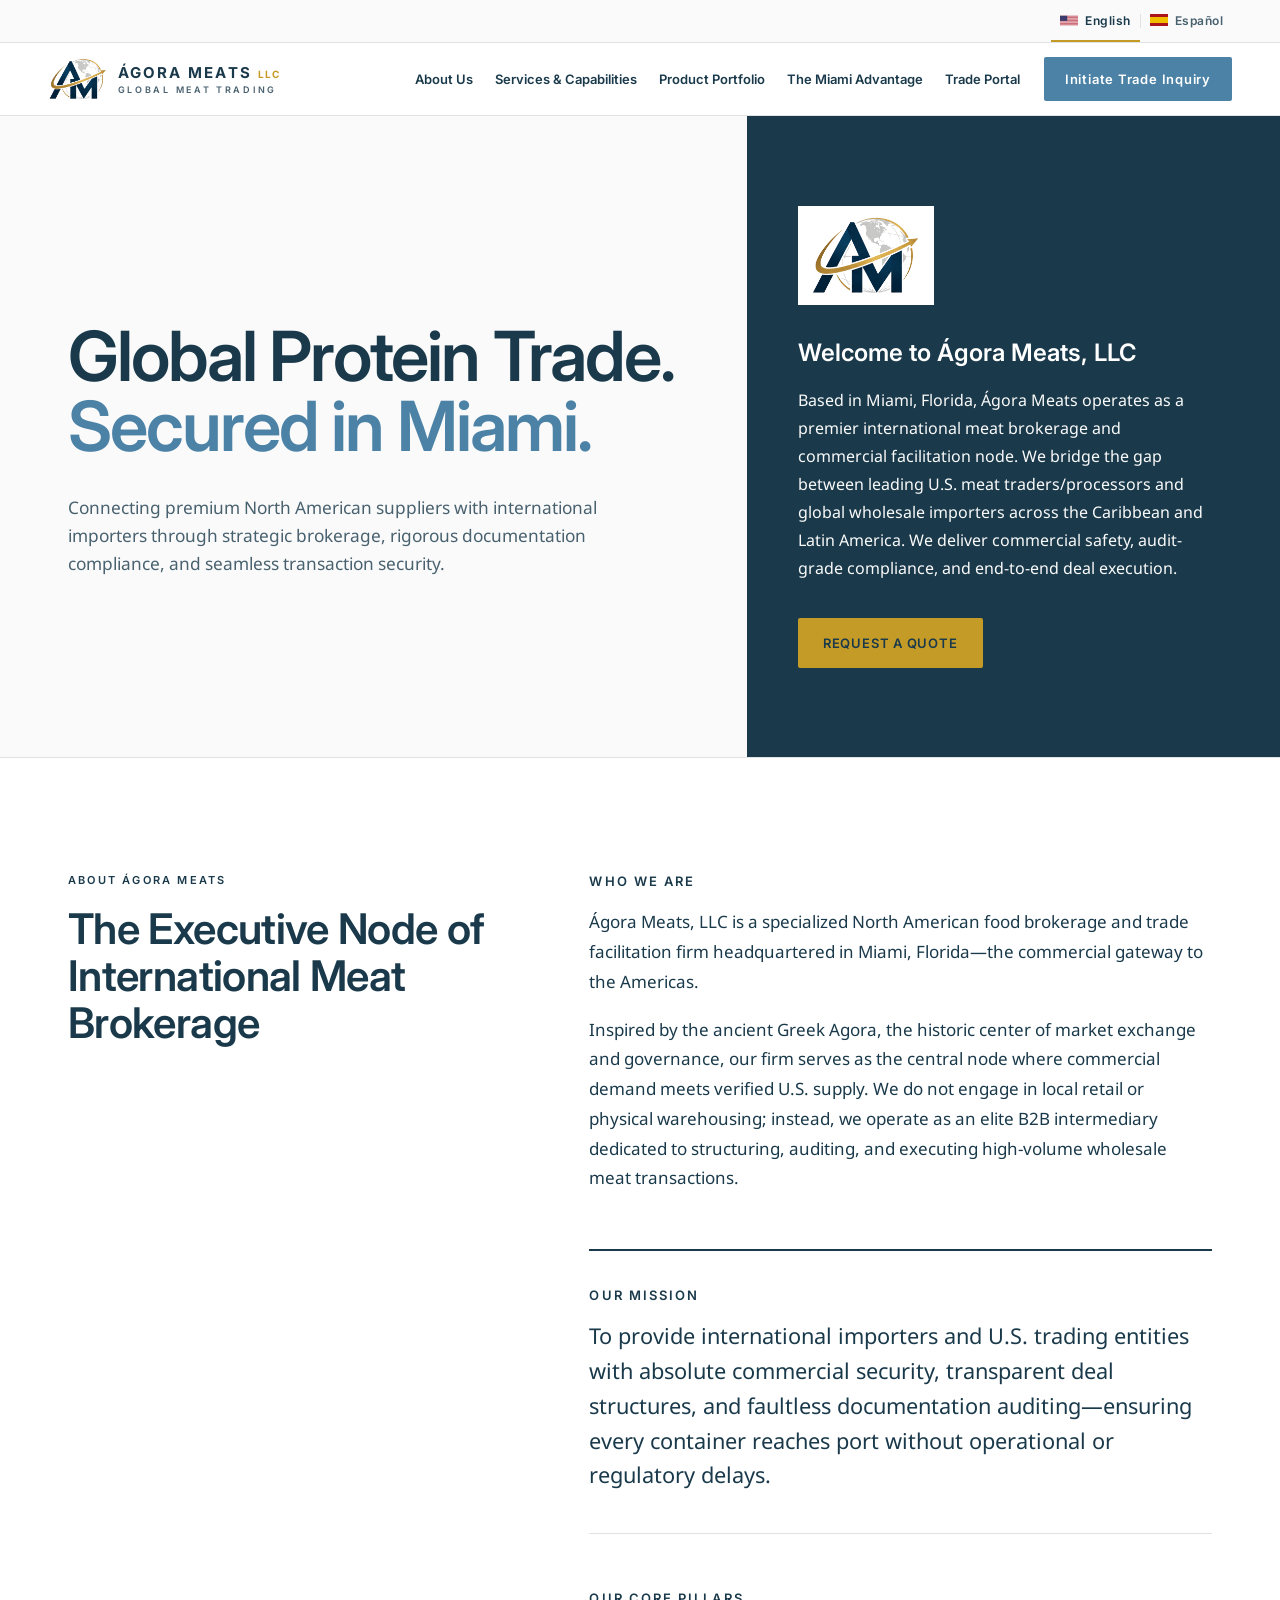
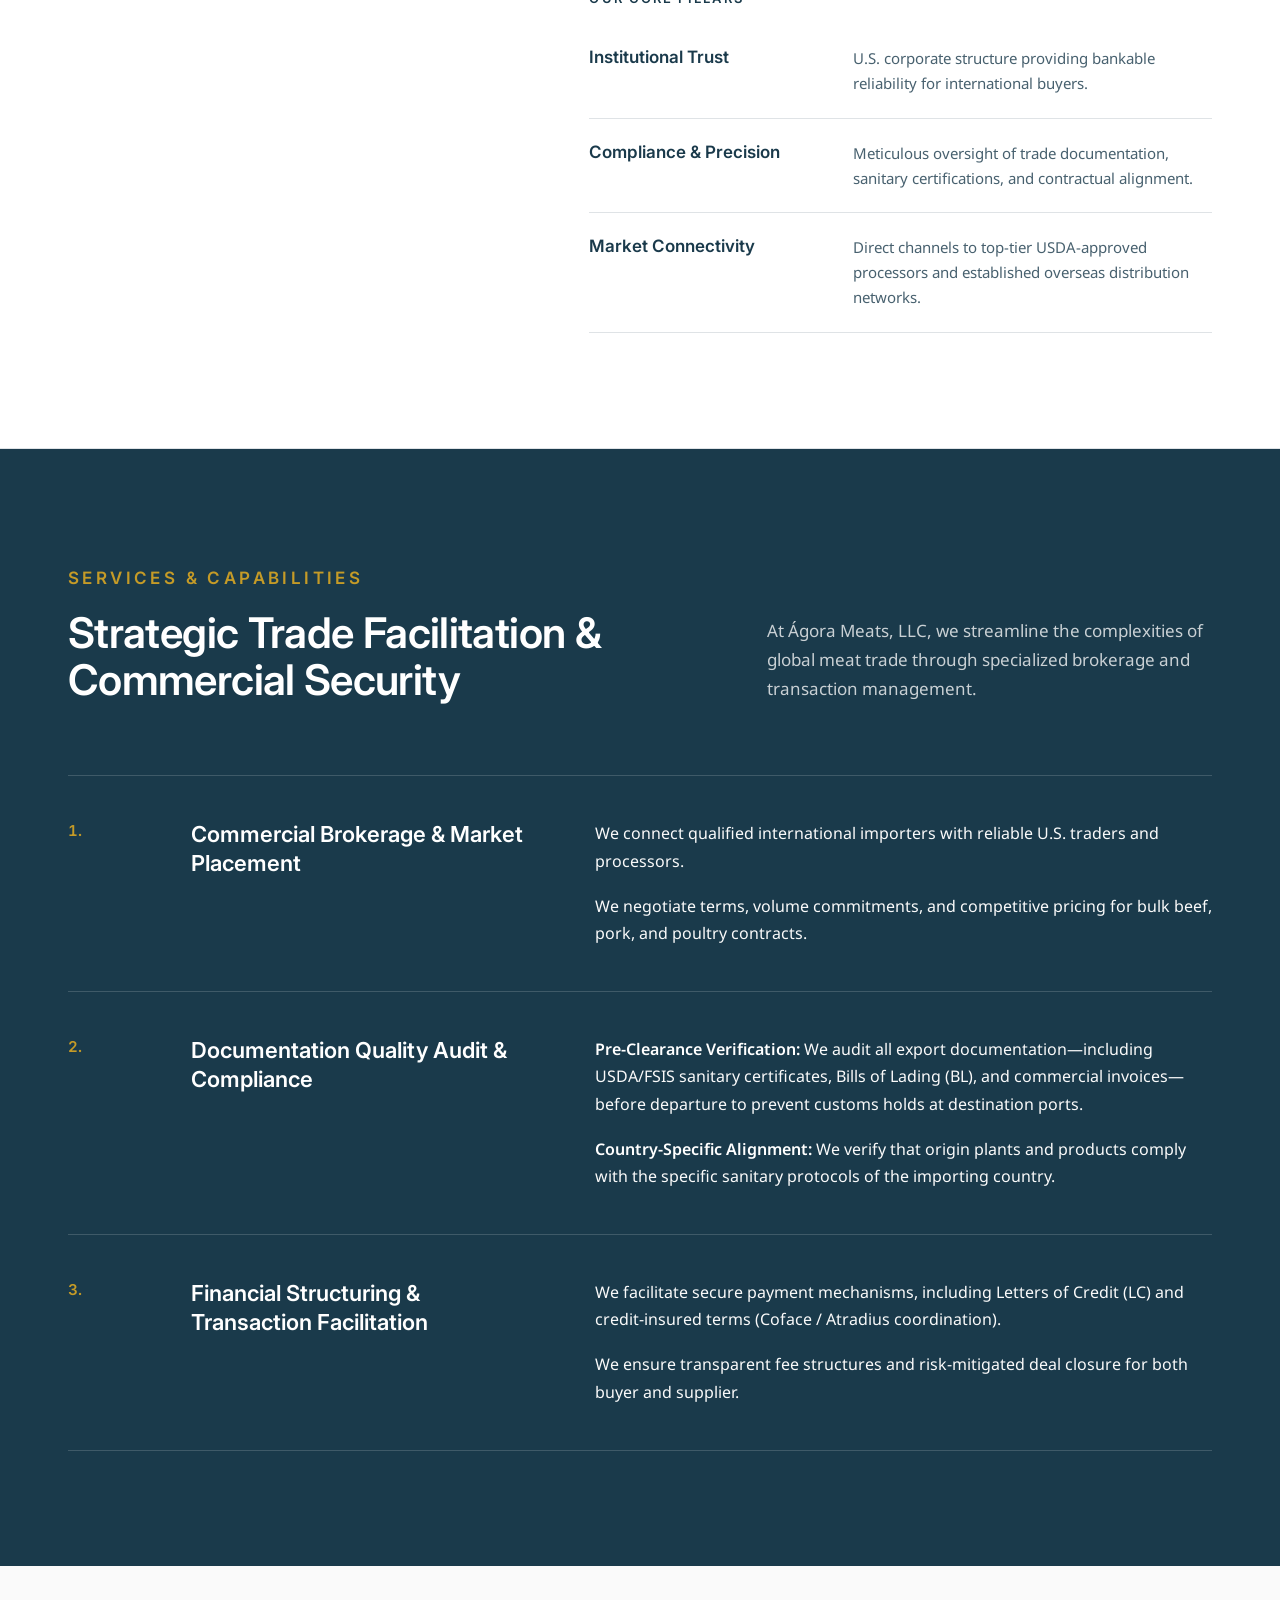
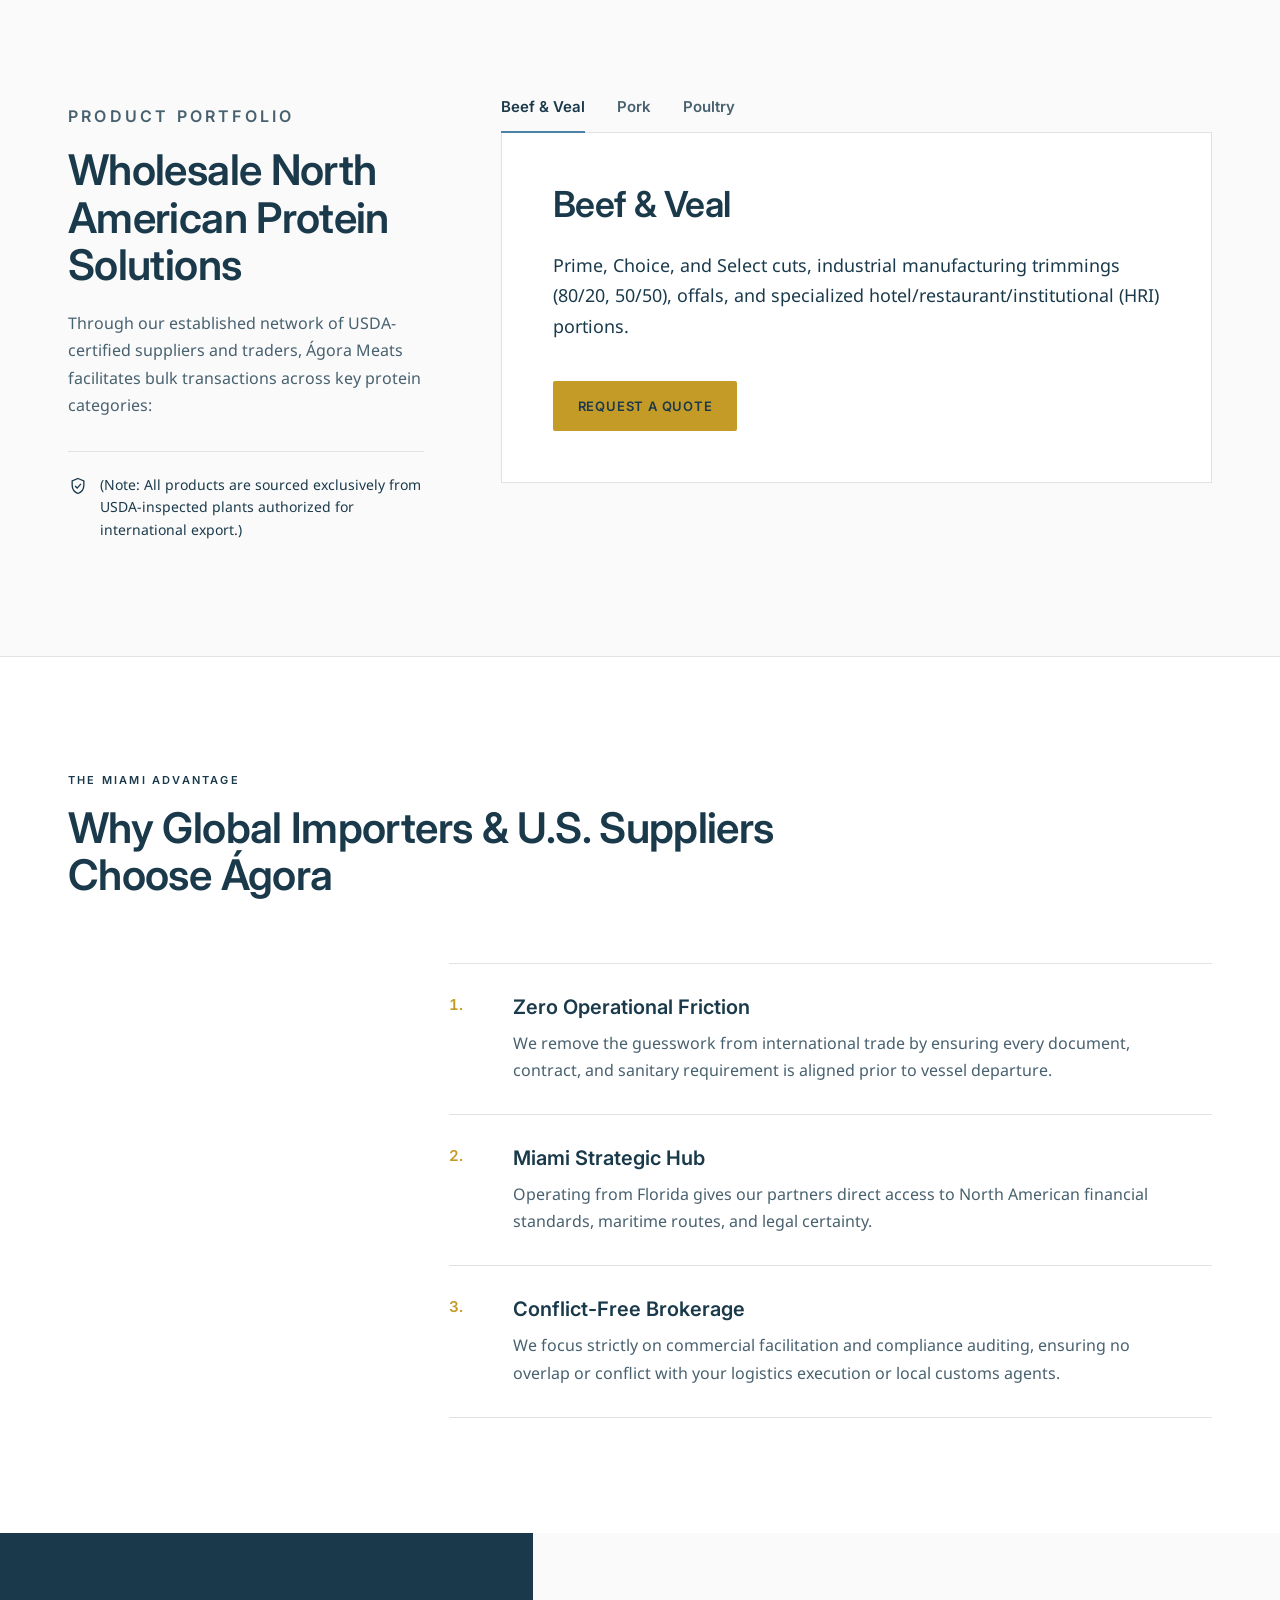
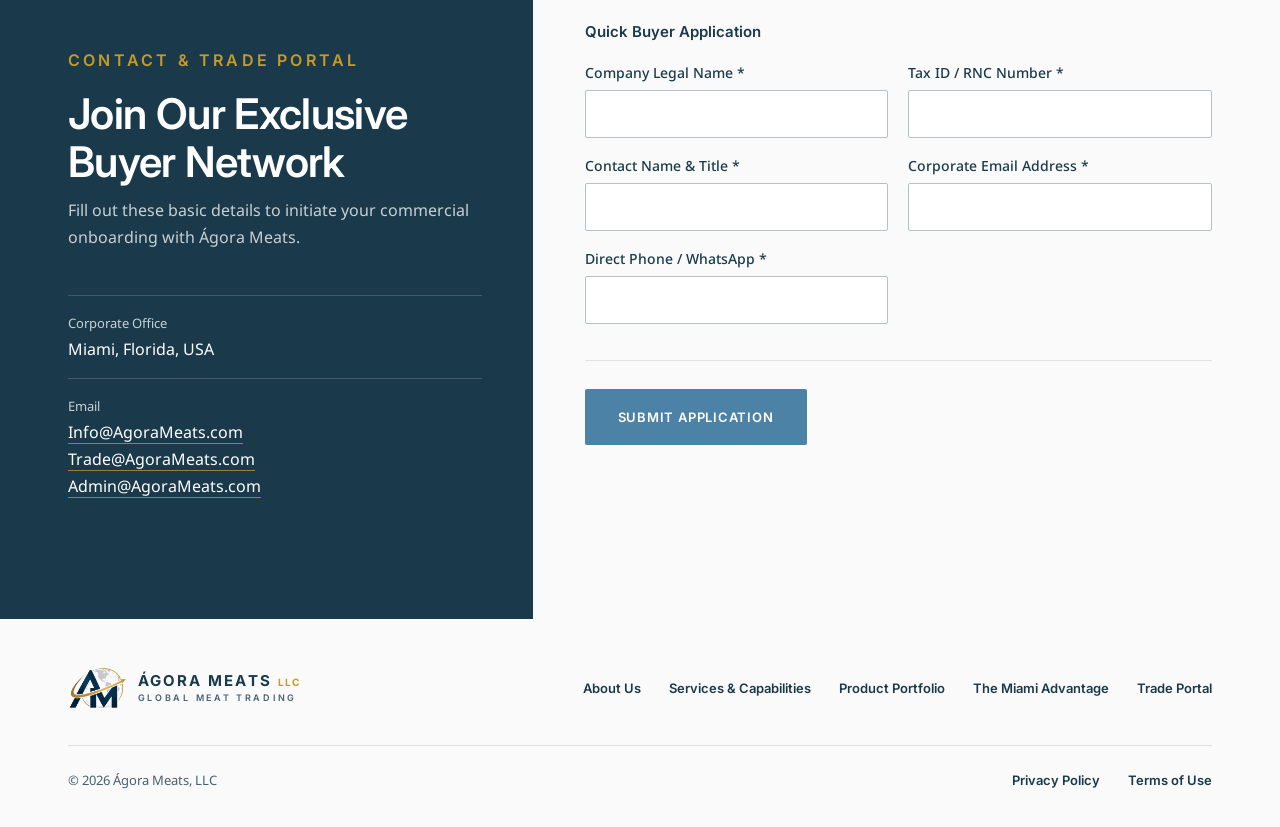
<file: index.html>
<!doctype html>
<html lang="en">
<head>
<meta charset="utf-8">
<meta name="viewport" content="width=device-width, initial-scale=1">
<title>Ágora Meats, LLC — Global Protein Trade. Secured in Miami.</title>
<meta name="description" content="Connecting premium North American suppliers with international importers through strategic brokerage, rigorous documentation compliance, and seamless transaction security.">
<link rel="alternate" hreflang="es" href="es/index.html">
<link rel="icon" type="image/png" href="assets/logo-mark.png">
<link rel="preconnect" href="https://fonts.googleapis.com">
<link rel="preconnect" href="https://fonts.gstatic.com" crossorigin>
<link rel="stylesheet" href="https://fonts.googleapis.com/css2?family=Inter:wght@600;700&family=Noto+Sans:wght@400;500;600&display=swap">
<link rel="stylesheet" href="css/main.css">
</head>
<body>
<div class="pg">

<div class="util">
<div class="wrap util-in">
<nav class="lang" aria-label="English / Español">
<a href="index.html" hreflang="en" lang="en" class="is-on" aria-current="true"><svg width="18" height="11" viewBox="0 0 19 10" aria-hidden="true"><rect width="19" height="10" fill="#B22234"/><path d="M0 1.15h19M0 2.7h19M0 4.23h19M0 5.77h19M0 7.3h19M0 8.85h19" stroke="#FFFFFF" stroke-width="0.77"/><rect width="7.6" height="5.38" fill="#3C3B6E"/></svg>English</a>
<i aria-hidden="true"></i>
<a href="es/index.html" hreflang="es" lang="es"><svg width="18" height="12" viewBox="0 0 3 2" aria-hidden="true"><rect width="3" height="2" fill="#AA151B"/><rect y="0.5" width="3" height="1" fill="#F1BF00"/></svg>Español</a>
</nav>
</div>
</div>

<header class="hdr is-en">
<div class="wrap hdr-in">
<a class="brand" href="#top" aria-label="Ágora Meats, LLC">
<img src="assets/logo-mark.png" alt="" width="62" height="44">
<span><b>ÁGORA MEATS <span>LLC</span></b><small>GLOBAL MEAT TRADING</small></span>
</a>
<nav class="menu" aria-label="Main">
<a href="#about">About Us</a>
<a href="#services">Services &amp; Capabilities</a>
<a href="#products">Product Portfolio</a>
<a href="#advantage">The Miami Advantage</a>
<a href="#contact">Trade Portal</a>
</nav>
<a class="btn btn-navy hdr-cta" href="#contact">Initiate Trade Inquiry</a>
<button type="button" class="burger" aria-controls="drawer" aria-expanded="false" aria-label="Menu">
<svg class="ico-open" width="22" height="22" viewBox="0 0 24 24" aria-hidden="true" fill="none" stroke="currentColor" stroke-width="1.8" stroke-linecap="round"><path d="M4 7h16M4 12h16M4 17h16"/></svg>
<svg class="ico-close" hidden width="22" height="22" viewBox="0 0 24 24" aria-hidden="true" fill="none" stroke="currentColor" stroke-width="1.8" stroke-linecap="round"><path d="M6 6l12 12M18 6L6 18"/></svg>
</button>
</div>
<div id="drawer" class="drawer">
<div class="wrap">
<nav aria-label="Main">
<a href="#about">About Us</a>
<a href="#services">Services &amp; Capabilities</a>
<a href="#products">Product Portfolio</a>
<a href="#advantage">The Miami Advantage</a>
<a href="#contact">Trade Portal</a>
</nav>
<a class="btn btn-navy" href="#contact">Initiate Trade Inquiry</a>
</div>
</div>
</header>

<main>
<section class="hero" id="top">
<div class="hero-copy">
<h1>Global Protein Trade. <em>Secured in Miami.</em></h1>
<p class="hero-sub">Connecting premium North American suppliers with international importers through strategic brokerage, rigorous documentation compliance, and seamless transaction security.</p>
</div>
<div class="welcome">
<img src="assets/logo-mark.png" alt="Ágora Meats, LLC" width="112" height="79">
<h2>Welcome to Ágora Meats, LLC</h2>
<p>Based in Miami, Florida, Ágora Meats operates as a premier international meat brokerage and commercial facilitation node. We bridge the gap between leading U.S. meat traders/processors and global wholesale importers across the Caribbean and Latin America. We deliver commercial safety, audit-grade compliance, and end-to-end deal execution.</p>
<a class="btn btn-gold" href="#contact">REQUEST A QUOTE</a>
</div>
</section>

<section class="about" id="about">
<div class="wrap">
<div class="rail">
<p class="lbl">About Ágora Meats</p>
<h2 class="h2">The Executive Node of International Meat Brokerage</h2>
</div>
<div class="body">
<h3>Who We Are</h3>
<p>Ágora Meats, LLC is a specialized North American food brokerage and trade facilitation firm headquartered in Miami, Florida—the commercial gateway to the Americas.</p>
<p>Inspired by the ancient Greek Agora, the historic center of market exchange and governance, our firm serves as the central node where commercial demand meets verified U.S. supply. We do not engage in local retail or physical warehousing; instead, we operate as an elite B2B intermediary dedicated to structuring, auditing, and executing high-volume wholesale meat transactions.</p>
<div class="mission">
<h3>Our Mission</h3>
<p>To provide international importers and U.S. trading entities with absolute commercial security, transparent deal structures, and faultless documentation auditing—ensuring every container reaches port without operational or regulatory delays.</p>
</div>
<h3>Our Core Pillars</h3>
<dl class="pillars">
<div><dt>Institutional Trust</dt><dd>U.S. corporate structure providing bankable reliability for international buyers.</dd></div>
<div><dt>Compliance &amp; Precision</dt><dd>Meticulous oversight of trade documentation, sanitary certifications, and contractual alignment.</dd></div>
<div><dt>Market Connectivity</dt><dd>Direct channels to top-tier USDA-approved processors and established overseas distribution networks.</dd></div>
</dl>
</div>
</div>
</section>

<section class="svc" id="services">
<div class="wrap">
<div class="svc-head">
<div><p class="lbl">Services &amp; Capabilities</p><h2 class="h2">Strategic Trade Facilitation &amp; Commercial Security</h2></div>
<p>At Ágora Meats, LLC, we streamline the complexities of global meat trade through specialized brokerage and transaction management.</p>
</div>
<ol>
<li class="svc-row">
<span class="num">1.</span>
<h3>Commercial Brokerage &amp; Market Placement</h3>
<ul><li>We connect qualified international importers with reliable U.S. traders and processors.</li><li>We negotiate terms, volume commitments, and competitive pricing for bulk beef, pork, and poultry contracts.</li></ul>
</li>
<li class="svc-row">
<span class="num">2.</span>
<h3>Documentation Quality Audit &amp; Compliance</h3>
<ul><li><strong>Pre-Clearance Verification: </strong>We audit all export documentation—including USDA/FSIS sanitary certificates, Bills of Lading (BL), and commercial invoices—before departure to prevent customs holds at destination ports.</li><li><strong>Country-Specific Alignment: </strong>We verify that origin plants and products comply with the specific sanitary protocols of the importing country.</li></ul>
</li>
<li class="svc-row">
<span class="num">3.</span>
<h3>Financial Structuring &amp; Transaction Facilitation</h3>
<ul><li>We facilitate secure payment mechanisms, including Letters of Credit (LC) and credit-insured terms (Coface / Atradius coordination).</li><li>We ensure transparent fee structures and risk-mitigated deal closure for both buyer and supplier.</li></ul>
</li>
</ol>
</div>
</section>

<section class="prod" id="products">
<div class="wrap">
<div class="prod-intro">
<p class="lbl">Product Portfolio</p>
<h2 class="h2">Wholesale North American Protein Solutions</h2>
<p>Through our established network of USDA-certified suppliers and traders, Ágora Meats facilitates bulk transactions across key protein categories:</p>
<div class="usda"><svg width="20" height="20" viewBox="0 0 24 24" aria-hidden="true" fill="none" stroke="#1A3A4B" stroke-width="1.6"><path d="M12 3l7 3v5c0 4.5-3 8.3-7 10-4-1.7-7-5.5-7-10V6l7-3z"/><path d="M8.5 12l2.5 2.5 4.5-5"/></svg><span>(Note: All products are sourced exclusively from USDA-inspected plants authorized for international export.)</span></div>
</div>
<div>
<div class="tabs" role="tablist" aria-label="Product Portfolio">
<button type="button" role="tab" id="tab-beef" class="tab is-on" aria-selected="true" aria-controls="panel-beef">Beef &amp; Veal</button>
<button type="button" role="tab" id="tab-pork" class="tab" aria-selected="false" aria-controls="panel-pork" tabindex="-1">Pork</button>
<button type="button" role="tab" id="tab-poultry" class="tab" aria-selected="false" aria-controls="panel-poultry" tabindex="-1">Poultry</button>
</div>
<div class="sheet" role="tabpanel" id="panel-beef" aria-labelledby="tab-beef">
<h3>Beef &amp; Veal</h3>
<p>Prime, Choice, and Select cuts, industrial manufacturing trimmings (80/20, 50/50), offals, and specialized hotel/restaurant/institutional (HRI) portions.</p>
<a class="btn btn-gold" href="#contact" data-quote="beef">REQUEST A QUOTE</a>
</div>
<div class="sheet" role="tabpanel" id="panel-pork" aria-labelledby="tab-pork" hidden>
<h3>Pork</h3>
<p>Whole carcasses, prime primal cuts (loins, shoulders, hams), processing cuts, and high-demand offals.</p>
<a class="btn btn-gold" href="#contact" data-quote="pork">REQUEST A QUOTE</a>
</div>
<div class="sheet" role="tabpanel" id="panel-poultry" aria-labelledby="tab-poultry" hidden>
<h3>Poultry</h3>
<p>Whole birds, leg quarters, mechanically separated meat (MSM), paws, and customized industrial cuts.</p>
<a class="btn btn-gold" href="#contact" data-quote="poultry">REQUEST A QUOTE</a>
</div>
</div>
</div>
</section>

<section class="adv" id="advantage">
<div class="wrap">
<p class="lbl">The Miami Advantage</p>
<h2 class="h2">Why Global Importers &amp; U.S. Suppliers Choose Ágora</h2>
<ol>
<li><span class="num">1.</span><div><h3>Zero Operational Friction</h3><p>We remove the guesswork from international trade by ensuring every document, contract, and sanitary requirement is aligned prior to vessel departure.</p></div></li>
<li><span class="num">2.</span><div><h3>Miami Strategic Hub</h3><p>Operating from Florida gives our partners direct access to North American financial standards, maritime routes, and legal certainty.</p></div></li>
<li><span class="num">3.</span><div><h3>Conflict-Free Brokerage</h3><p>We focus strictly on commercial facilitation and compliance auditing, ensuring no overlap or conflict with your logistics execution or local customs agents.</p></div></li>
</ol>
</div>
</section>

<section class="contact" id="contact">
<div class="c-info">
<p class="lbl">Contact &amp; Trade Portal</p>
<h2 class="h2">Join Our Exclusive Buyer Network</h2>
<p>Fill out these basic details to initiate your commercial onboarding with Ágora Meats.</p>
<dl>
<div><dt>Corporate Office</dt><dd>Miami, Florida, USA</dd></div>
<div><dt>Email</dt><dd><a href="mailto:info@agorameats.com">Info@AgoraMeats.com</a><a href="mailto:trade@agorameats.com">Trade@AgoraMeats.com</a><a href="mailto:admin@agorameats.com">Admin@AgoraMeats.com</a></dd></div>
</dl>
</div>

<div class="c-form">
<div class="sent" role="status" tabindex="-1" hidden>
<svg width="56" height="56" viewBox="0 0 56 56" aria-hidden="true" fill="none" stroke="#C59B27" stroke-width="2"><circle cx="28" cy="28" r="26"/><path d="M17 29l7 7 15-15"/></svg>
<h3>Application Received</h3>
<p>Thank you for your interest in Ágora Meats, LLC. Our team will review your details and contact you at your corporate email to continue your commercial onboarding.</p>
<button type="button" class="btn btn-outline" data-reset>SUBMIT ANOTHER APPLICATION</button>
</div>

<!-- FORM ENDPOINT: paste your form service URL (e.g. Formspree) into data-endpoint. Empty = demo mode (shows the confirmation without sending). -->
<form id="inquiry" data-endpoint="" method="post">
<input type="hidden" name="language" value="en">
<input type="hidden" name="_subject" value="New Quick Buyer Application — Ágora Meats (EN)">

<fieldset>
<legend>Quick Buyer Application</legend>
<div class="fgrid">
<label class="f">Company Legal Name *<input class="field" type="text" name="company_legal_name" autocomplete="organization" required></label>
<label class="f">Tax ID / RNC Number *<input class="field" type="text" name="tax_id" autocomplete="off" required></label>
<label class="f">Contact Name &amp; Title *<input class="field" type="text" name="contact_name_title" autocomplete="name" required></label>
<label class="f">Corporate Email Address *<input class="field" type="email" name="email" autocomplete="email" required></label>
<label class="f">Direct Phone / WhatsApp *<input class="field" type="tel" name="phone" autocomplete="tel" required></label>
</div>
</fieldset>

<p class="form-error" role="alert" hidden>We couldn’t send your application. Please try again or email Info@AgoraMeats.com.</p>
<div class="send">
<button type="submit" class="btn btn-navy">SUBMIT APPLICATION</button>
</div>
</form>
</div>
</section>
</main>

<footer class="ftr">
<div class="wrap">
<div class="ftr-in">
<a class="brand" href="#top" aria-label="Ágora Meats, LLC">
<img src="assets/logo-mark.png" alt="" width="62" height="44">
<span><b>ÁGORA MEATS <span>LLC</span></b><small>GLOBAL MEAT TRADING</small></span>
</a>
<nav aria-label="Footer"><a href="#about">About Us</a>
<a href="#services">Services &amp; Capabilities</a>
<a href="#products">Product Portfolio</a>
<a href="#advantage">The Miami Advantage</a>
<a href="#contact">Trade Portal</a></nav>
</div>
<div class="ftr-bot"><span>© 2026 Ágora Meats, LLC</span><nav class="legal" aria-label="Legal"><a href="privacy.html">Privacy Policy</a><a href="terms.html">Terms of Use</a></nav></div>
</div>
</footer>

</div>
<script type="application/json" id="cuts-data">{"beef":["Prime & Choice Cuts","Industrial Trimmings","Offals","HRI Cuts","Ground Beef"],"pork":["Whole Carcasses","Primal Cuts","Trimmings & Backfat","Offals"],"poultry":["Whole Birds","Leg Quarters (CLQ)","Boneless Cuts","MSM","Chicken Paws & Feet","Wings & Offals"]}</script>
<script src="js/main.js" defer></script>
</body>
</html>
</file>
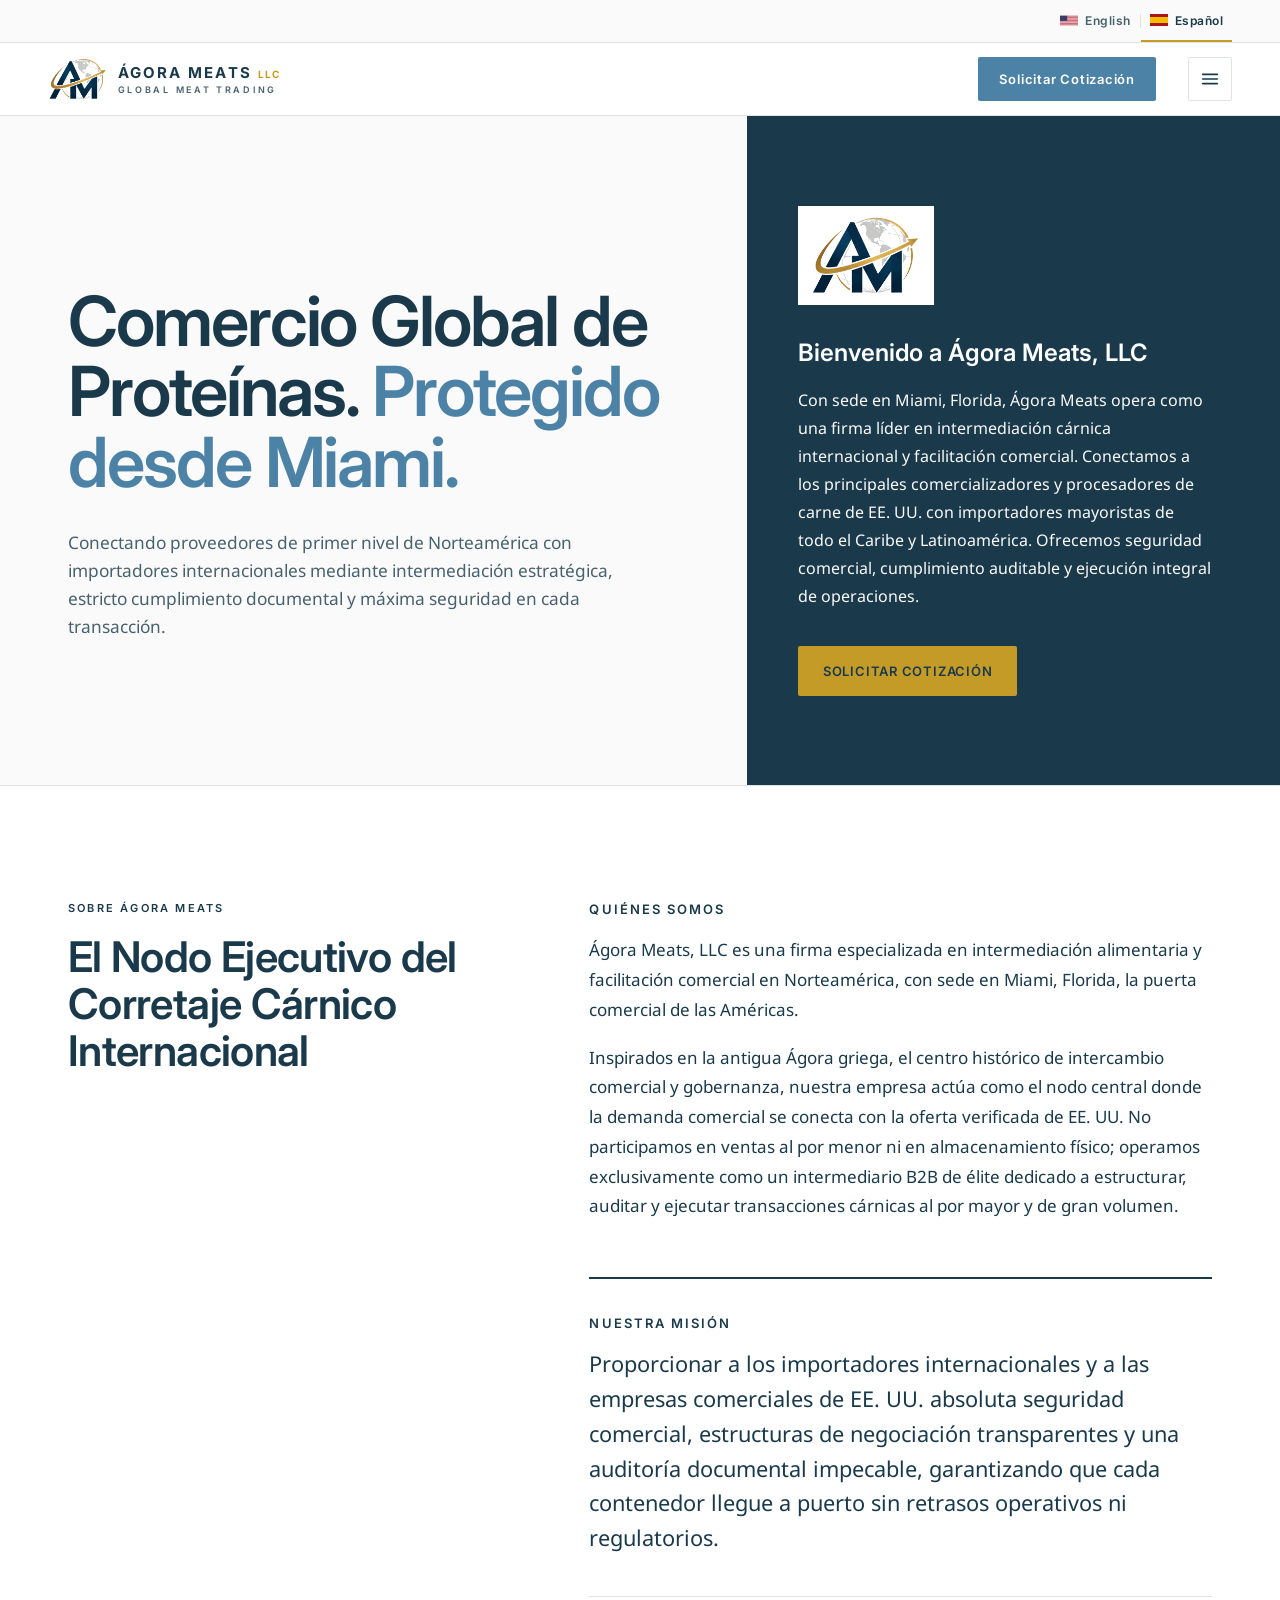
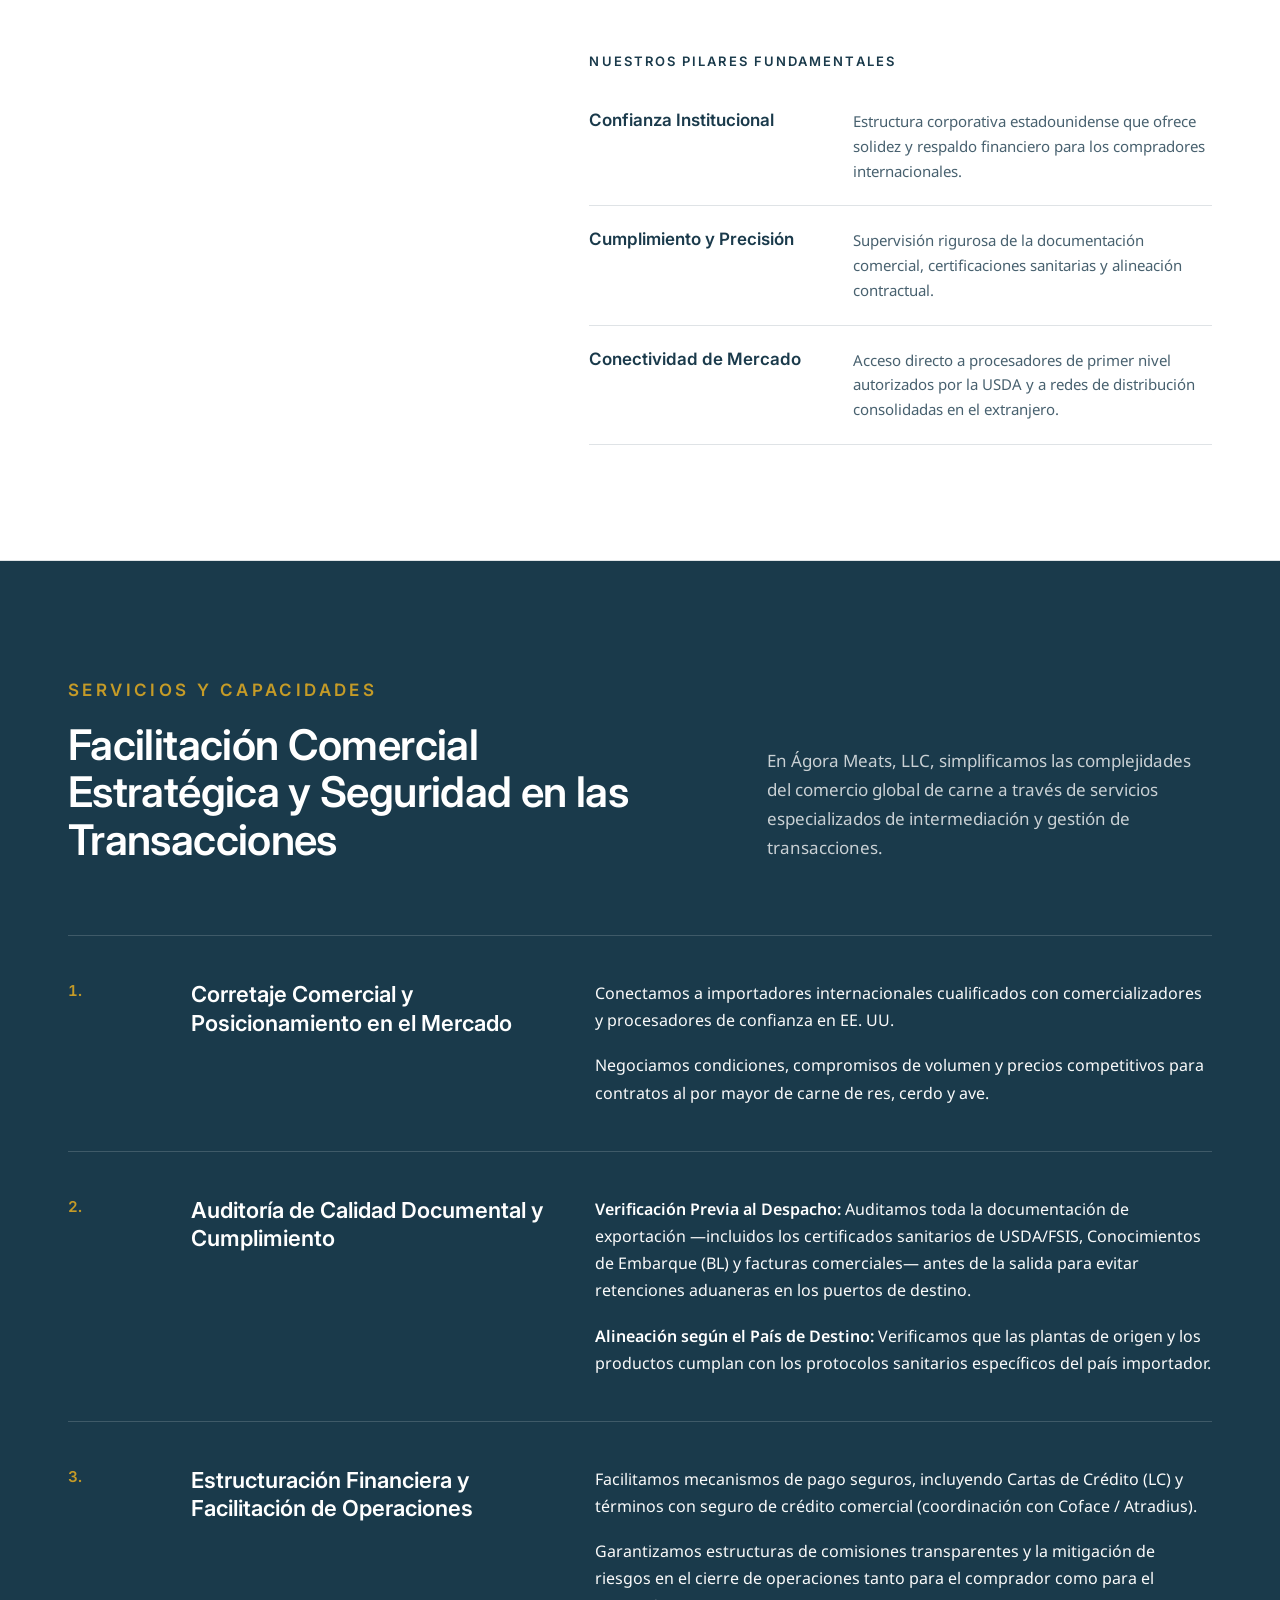
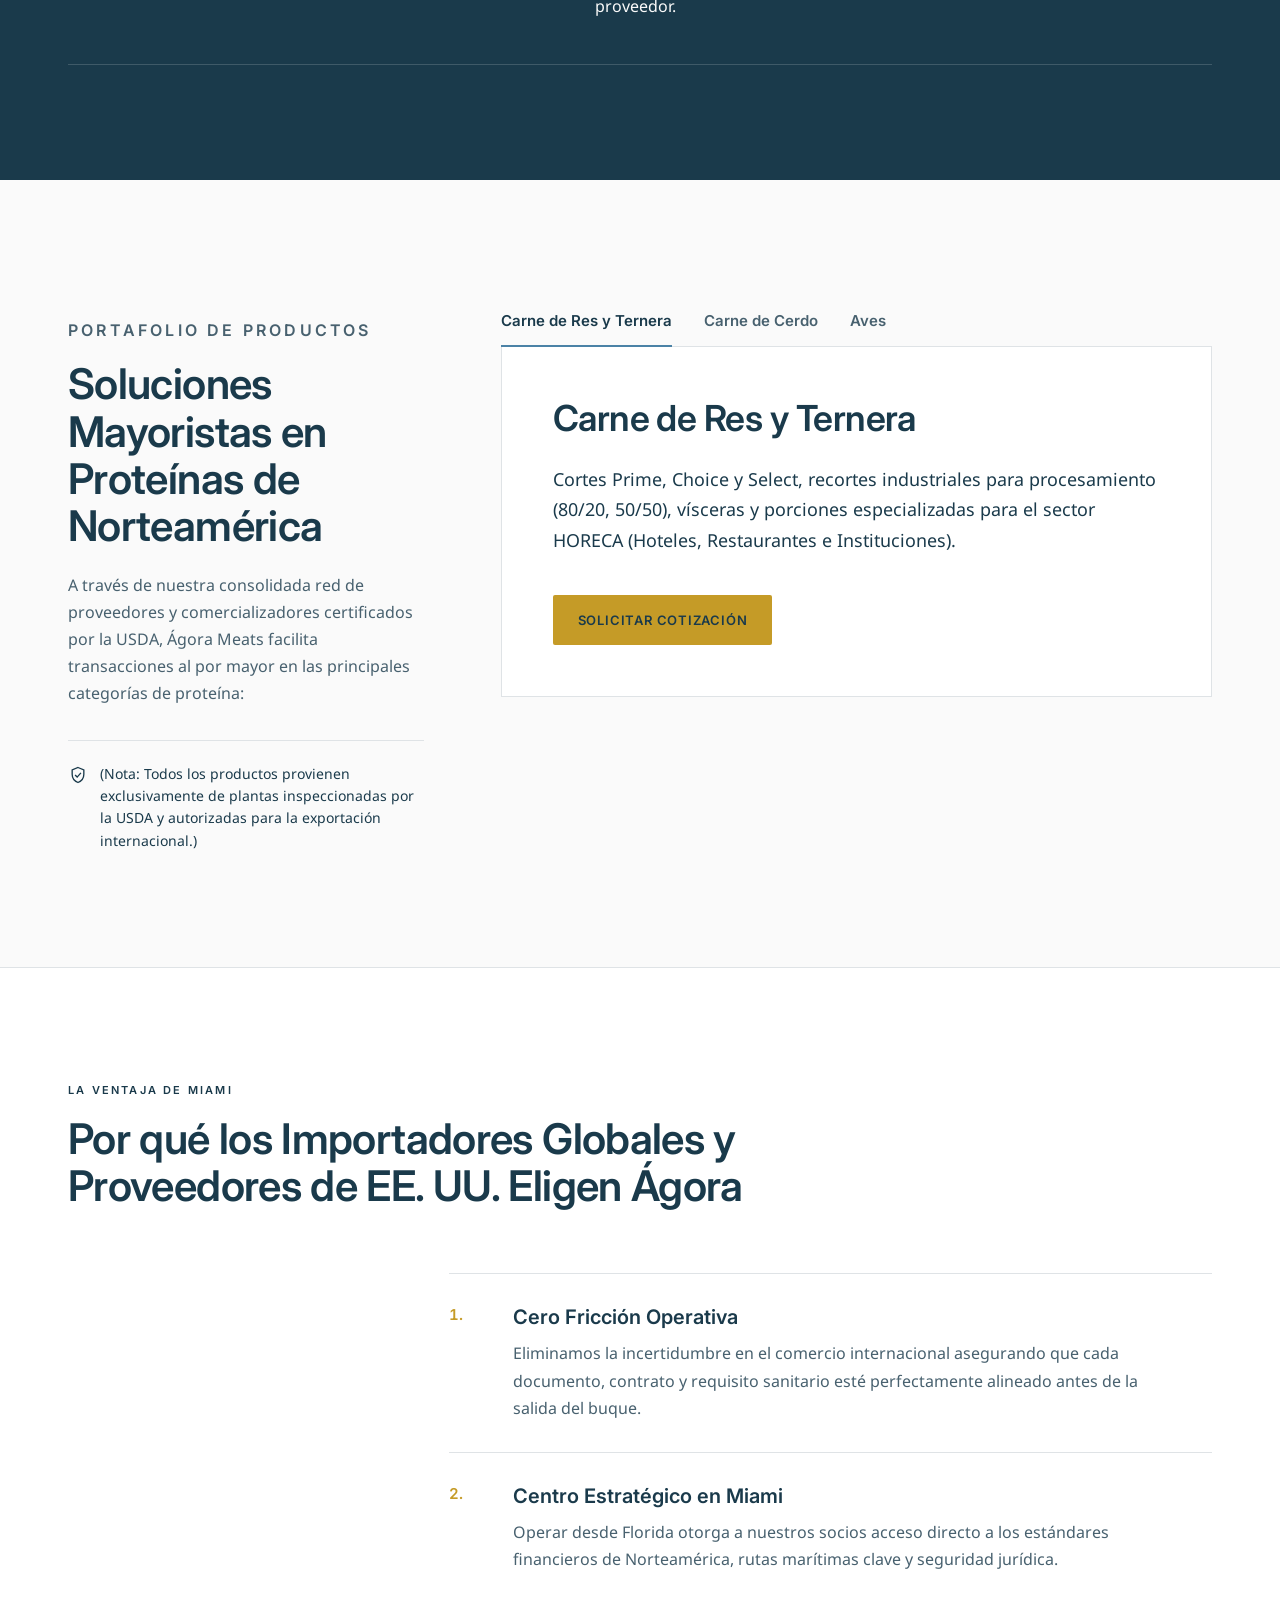
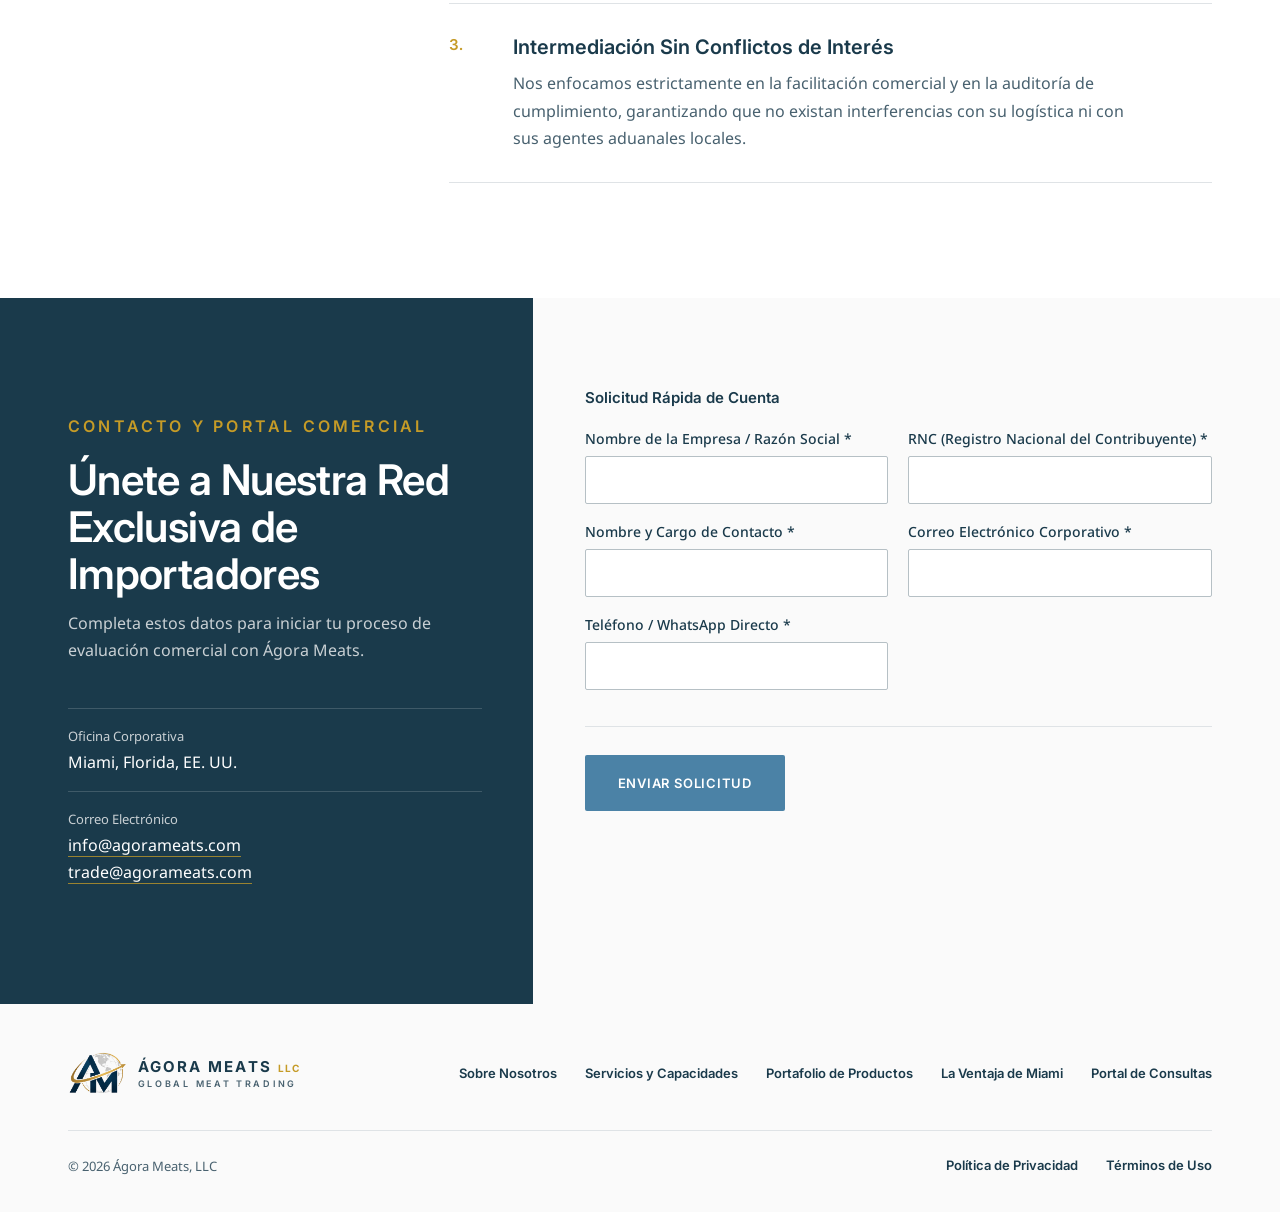
<file: es/index.html>
<!doctype html>
<html lang="es">
<head>
<meta charset="utf-8">
<meta name="viewport" content="width=device-width, initial-scale=1">
<title>Ágora Meats, LLC — Comercio Global de Proteínas. Protegido desde Miami.</title>
<meta name="description" content="Conectando proveedores de primer nivel de Norteamérica con importadores internacionales mediante intermediación estratégica, estricto cumplimiento documental y máxima seguridad en cada transacción.">
<link rel="alternate" hreflang="en" href="../index.html">
<link rel="icon" type="image/png" href="../assets/logo-mark.png">
<link rel="preconnect" href="https://fonts.googleapis.com">
<link rel="preconnect" href="https://fonts.gstatic.com" crossorigin>
<link rel="stylesheet" href="https://fonts.googleapis.com/css2?family=Inter:wght@600;700&family=Noto+Sans:wght@400;500;600&display=swap">
<link rel="stylesheet" href="../css/main.css">
</head>
<body>
<div class="pg">

<div class="util">
<div class="wrap util-in">
<nav class="lang" aria-label="English / Español">
<a href="../index.html" hreflang="en" lang="en"><svg width="18" height="11" viewBox="0 0 19 10" aria-hidden="true"><rect width="19" height="10" fill="#B22234"/><path d="M0 1.15h19M0 2.7h19M0 4.23h19M0 5.77h19M0 7.3h19M0 8.85h19" stroke="#FFFFFF" stroke-width="0.77"/><rect width="7.6" height="5.38" fill="#3C3B6E"/></svg>English</a>
<i aria-hidden="true"></i>
<a href="../es/index.html" hreflang="es" lang="es" class="is-on" aria-current="true"><svg width="18" height="12" viewBox="0 0 3 2" aria-hidden="true"><rect width="3" height="2" fill="#AA151B"/><rect y="0.5" width="3" height="1" fill="#F1BF00"/></svg>Español</a>
</nav>
</div>
</div>

<header class="hdr is-es">
<div class="wrap hdr-in">
<a class="brand" href="#top" aria-label="Ágora Meats, LLC">
<img src="../assets/logo-mark.png" alt="" width="62" height="44">
<span><b>ÁGORA MEATS <span>LLC</span></b><small>GLOBAL MEAT TRADING</small></span>
</a>
<nav class="menu" aria-label="Main">
<a href="#about">Sobre Nosotros</a>
<a href="#services">Servicios y Capacidades</a>
<a href="#products">Portafolio de Productos</a>
<a href="#advantage">La Ventaja de Miami</a>
<a href="#contact">Portal de Consultas</a>
</nav>
<a class="btn btn-navy hdr-cta" href="#contact">Solicitar Cotización</a>
<button type="button" class="burger" aria-controls="drawer" aria-expanded="false" aria-label="Menú">
<svg class="ico-open" width="22" height="22" viewBox="0 0 24 24" aria-hidden="true" fill="none" stroke="currentColor" stroke-width="1.8" stroke-linecap="round"><path d="M4 7h16M4 12h16M4 17h16"/></svg>
<svg class="ico-close" hidden width="22" height="22" viewBox="0 0 24 24" aria-hidden="true" fill="none" stroke="currentColor" stroke-width="1.8" stroke-linecap="round"><path d="M6 6l12 12M18 6L6 18"/></svg>
</button>
</div>
<div id="drawer" class="drawer">
<div class="wrap">
<nav aria-label="Main">
<a href="#about">Sobre Nosotros</a>
<a href="#services">Servicios y Capacidades</a>
<a href="#products">Portafolio de Productos</a>
<a href="#advantage">La Ventaja de Miami</a>
<a href="#contact">Portal de Consultas</a>
</nav>
<a class="btn btn-navy" href="#contact">Solicitar Cotización</a>
</div>
</div>
</header>

<main>
<section class="hero" id="top">
<div class="hero-copy">
<h1>Comercio Global de Proteínas. <em>Protegido desde Miami.</em></h1>
<p class="hero-sub">Conectando proveedores de primer nivel de Norteamérica con importadores internacionales mediante intermediación estratégica, estricto cumplimiento documental y máxima seguridad en cada transacción.</p>
</div>
<div class="welcome">
<img src="../assets/logo-mark.png" alt="Ágora Meats, LLC" width="112" height="79">
<h2>Bienvenido a Ágora Meats, LLC</h2>
<p>Con sede en Miami, Florida, Ágora Meats opera como una firma líder en intermediación cárnica internacional y facilitación comercial. Conectamos a los principales comercializadores y procesadores de carne de EE. UU. con importadores mayoristas de todo el Caribe y Latinoamérica. Ofrecemos seguridad comercial, cumplimiento auditable y ejecución integral de operaciones.</p>
<a class="btn btn-gold" href="#contact">SOLICITAR COTIZACIÓN</a>
</div>
</section>

<section class="about" id="about">
<div class="wrap">
<div class="rail">
<p class="lbl">Sobre Ágora Meats</p>
<h2 class="h2">El Nodo Ejecutivo del Corretaje Cárnico Internacional</h2>
</div>
<div class="body">
<h3>Quiénes Somos</h3>
<p>Ágora Meats, LLC es una firma especializada en intermediación alimentaria y facilitación comercial en Norteamérica, con sede en Miami, Florida, la puerta comercial de las Américas.</p>
<p>Inspirados en la antigua Ágora griega, el centro histórico de intercambio comercial y gobernanza, nuestra empresa actúa como el nodo central donde la demanda comercial se conecta con la oferta verificada de EE. UU. No participamos en ventas al por menor ni en almacenamiento físico; operamos exclusivamente como un intermediario B2B de élite dedicado a estructurar, auditar y ejecutar transacciones cárnicas al por mayor y de gran volumen.</p>
<div class="mission">
<h3>Nuestra Misión</h3>
<p>Proporcionar a los importadores internacionales y a las empresas comerciales de EE. UU. absoluta seguridad comercial, estructuras de negociación transparentes y una auditoría documental impecable, garantizando que cada contenedor llegue a puerto sin retrasos operativos ni regulatorios.</p>
</div>
<h3>Nuestros Pilares Fundamentales</h3>
<dl class="pillars">
<div><dt>Confianza Institucional</dt><dd>Estructura corporativa estadounidense que ofrece solidez y respaldo financiero para los compradores internacionales.</dd></div>
<div><dt>Cumplimiento y Precisión</dt><dd>Supervisión rigurosa de la documentación comercial, certificaciones sanitarias y alineación contractual.</dd></div>
<div><dt>Conectividad de Mercado</dt><dd>Acceso directo a procesadores de primer nivel autorizados por la USDA y a redes de distribución consolidadas en el extranjero.</dd></div>
</dl>
</div>
</div>
</section>

<section class="svc" id="services">
<div class="wrap">
<div class="svc-head">
<div><p class="lbl">Servicios y Capacidades</p><h2 class="h2">Facilitación Comercial Estratégica y Seguridad en las Transacciones</h2></div>
<p>En Ágora Meats, LLC, simplificamos las complejidades del comercio global de carne a través de servicios especializados de intermediación y gestión de transacciones.</p>
</div>
<ol>
<li class="svc-row">
<span class="num">1.</span>
<h3>Corretaje Comercial y Posicionamiento en el Mercado</h3>
<ul><li>Conectamos a importadores internacionales cualificados con comercializadores y procesadores de confianza en EE. UU.</li><li>Negociamos condiciones, compromisos de volumen y precios competitivos para contratos al por mayor de carne de res, cerdo y ave.</li></ul>
</li>
<li class="svc-row">
<span class="num">2.</span>
<h3>Auditoría de Calidad Documental y Cumplimiento</h3>
<ul><li><strong>Verificación Previa al Despacho: </strong>Auditamos toda la documentación de exportación —incluidos los certificados sanitarios de USDA/FSIS, Conocimientos de Embarque (BL) y facturas comerciales— antes de la salida para evitar retenciones aduaneras en los puertos de destino.</li><li><strong>Alineación según el País de Destino: </strong>Verificamos que las plantas de origen y los productos cumplan con los protocolos sanitarios específicos del país importador.</li></ul>
</li>
<li class="svc-row">
<span class="num">3.</span>
<h3>Estructuración Financiera y Facilitación de Operaciones</h3>
<ul><li>Facilitamos mecanismos de pago seguros, incluyendo Cartas de Crédito (LC) y términos con seguro de crédito comercial (coordinación con Coface / Atradius).</li><li>Garantizamos estructuras de comisiones transparentes y la mitigación de riesgos en el cierre de operaciones tanto para el comprador como para el proveedor.</li></ul>
</li>
</ol>
</div>
</section>

<section class="prod" id="products">
<div class="wrap">
<div class="prod-intro">
<p class="lbl">Portafolio de Productos</p>
<h2 class="h2">Soluciones Mayoristas en Proteínas de Norteamérica</h2>
<p>A través de nuestra consolidada red de proveedores y comercializadores certificados por la USDA, Ágora Meats facilita transacciones al por mayor en las principales categorías de proteína:</p>
<div class="usda"><svg width="20" height="20" viewBox="0 0 24 24" aria-hidden="true" fill="none" stroke="#1A3A4B" stroke-width="1.6"><path d="M12 3l7 3v5c0 4.5-3 8.3-7 10-4-1.7-7-5.5-7-10V6l7-3z"/><path d="M8.5 12l2.5 2.5 4.5-5"/></svg><span>(Nota: Todos los productos provienen exclusivamente de plantas inspeccionadas por la USDA y autorizadas para la exportación internacional.)</span></div>
</div>
<div>
<div class="tabs" role="tablist" aria-label="Portafolio de Productos">
<button type="button" role="tab" id="tab-beef" class="tab is-on" aria-selected="true" aria-controls="panel-beef">Carne de Res y Ternera</button>
<button type="button" role="tab" id="tab-pork" class="tab" aria-selected="false" aria-controls="panel-pork" tabindex="-1">Carne de Cerdo</button>
<button type="button" role="tab" id="tab-poultry" class="tab" aria-selected="false" aria-controls="panel-poultry" tabindex="-1">Aves</button>
</div>
<div class="sheet" role="tabpanel" id="panel-beef" aria-labelledby="tab-beef">
<h3>Carne de Res y Ternera</h3>
<p>Cortes Prime, Choice y Select, recortes industriales para procesamiento (80/20, 50/50), vísceras y porciones especializadas para el sector HORECA (Hoteles, Restaurantes e Instituciones).</p>
<a class="btn btn-gold" href="#contact" data-quote="beef">SOLICITAR COTIZACIÓN</a>
</div>
<div class="sheet" role="tabpanel" id="panel-pork" aria-labelledby="tab-pork" hidden>
<h3>Carne de Cerdo</h3>
<p>Canales enteras, cortes primarios de calidad (lomos, paletas, jamones), cortes para procesamiento y vísceras de alta demanda.</p>
<a class="btn btn-gold" href="#contact" data-quote="pork">SOLICITAR COTIZACIÓN</a>
</div>
<div class="sheet" role="tabpanel" id="panel-poultry" aria-labelledby="tab-poultry" hidden>
<h3>Aves</h3>
<p>Pollo entero, cuartos traseros, carne separada mecánicamente (MSM), patas de pollo y cortes industriales personalizados.</p>
<a class="btn btn-gold" href="#contact" data-quote="poultry">SOLICITAR COTIZACIÓN</a>
</div>
</div>
</div>
</section>

<section class="adv" id="advantage">
<div class="wrap">
<p class="lbl">La Ventaja de Miami</p>
<h2 class="h2">Por qué los Importadores Globales y Proveedores de EE. UU. Eligen Ágora</h2>
<ol>
<li><span class="num">1.</span><div><h3>Cero Fricción Operativa</h3><p>Eliminamos la incertidumbre en el comercio internacional asegurando que cada documento, contrato y requisito sanitario esté perfectamente alineado antes de la salida del buque.</p></div></li>
<li><span class="num">2.</span><div><h3>Centro Estratégico en Miami</h3><p>Operar desde Florida otorga a nuestros socios acceso directo a los estándares financieros de Norteamérica, rutas marítimas clave y seguridad jurídica.</p></div></li>
<li><span class="num">3.</span><div><h3>Intermediación Sin Conflictos de Interés</h3><p>Nos enfocamos estrictamente en la facilitación comercial y en la auditoría de cumplimiento, garantizando que no existan interferencias con su logística ni con sus agentes aduanales locales.</p></div></li>
</ol>
</div>
</section>

<section class="contact" id="contact">
<div class="c-info">
<p class="lbl">Contacto y Portal Comercial</p>
<h2 class="h2">Únete a Nuestra Red Exclusiva de Importadores</h2>
<p>Completa estos datos para iniciar tu proceso de evaluación comercial con Ágora Meats.</p>
<dl>
<div><dt>Oficina Corporativa</dt><dd>Miami, Florida, EE. UU.</dd></div>
<div><dt>Correo Electrónico</dt><dd><a href="mailto:info@agorameats.com">info@agorameats.com</a><a href="mailto:trade@agorameats.com">trade@agorameats.com</a></dd></div>
</dl>
</div>

<div class="c-form">
<div class="sent" role="status" tabindex="-1" hidden>
<svg width="56" height="56" viewBox="0 0 56 56" aria-hidden="true" fill="none" stroke="#C59B27" stroke-width="2"><circle cx="28" cy="28" r="26"/><path d="M17 29l7 7 15-15"/></svg>
<h3>Solicitud Recibida</h3>
<p>Gracias por tu interés en Ágora Meats, LLC. Nuestro equipo revisará tus datos y te contactará a tu correo electrónico corporativo para continuar con tu proceso de evaluación comercial.</p>
<button type="button" class="btn btn-outline" data-reset>ENVIAR OTRA SOLICITUD</button>
</div>

<!-- FORM ENDPOINT: paste your form service URL (e.g. Formspree) into data-endpoint. Empty = demo mode (shows the confirmation without sending). -->
<form id="inquiry" data-endpoint="" method="post">
<input type="hidden" name="language" value="es">
<input type="hidden" name="_subject" value="Nueva Solicitud Rápida de Cuenta — Ágora Meats (ES)">

<fieldset>
<legend>Solicitud Rápida de Cuenta</legend>
<div class="fgrid">
<label class="f">Nombre de la Empresa / Razón Social *<input class="field" type="text" name="company_legal_name" autocomplete="organization" required></label>
<label class="f">RNC (Registro Nacional del Contribuyente) *<input class="field" type="text" name="tax_id" autocomplete="off" required></label>
<label class="f">Nombre y Cargo de Contacto *<input class="field" type="text" name="contact_name_title" autocomplete="name" required></label>
<label class="f">Correo Electrónico Corporativo *<input class="field" type="email" name="email" autocomplete="email" required></label>
<label class="f">Teléfono / WhatsApp Directo *<input class="field" type="tel" name="phone" autocomplete="tel" required></label>
</div>
</fieldset>

<p class="form-error" role="alert" hidden>No pudimos enviar tu solicitud. Por favor, inténtalo de nuevo o escribe a Info@AgoraMeats.com.</p>
<div class="send">
<button type="submit" class="btn btn-navy">ENVIAR SOLICITUD</button>
</div>
</form>
</div>
</section>
</main>

<footer class="ftr">
<div class="wrap">
<div class="ftr-in">
<a class="brand" href="#top" aria-label="Ágora Meats, LLC">
<img src="../assets/logo-mark.png" alt="" width="62" height="44">
<span><b>ÁGORA MEATS <span>LLC</span></b><small>GLOBAL MEAT TRADING</small></span>
</a>
<nav aria-label="Footer"><a href="#about">Sobre Nosotros</a>
<a href="#services">Servicios y Capacidades</a>
<a href="#products">Portafolio de Productos</a>
<a href="#advantage">La Ventaja de Miami</a>
<a href="#contact">Portal de Consultas</a></nav>
</div>
<div class="ftr-bot"><span>© 2026 Ágora Meats, LLC</span><nav class="legal" aria-label="Legal"><a href="privacy.html">Política de Privacidad</a><a href="terms.html">Términos de Uso</a></nav></div>
</div>
</footer>

</div>
<script type="application/json" id="cuts-data">{"beef":["Cortes Primarios","Recortes Industriales","Vísceras","Cortes HORECA","Carne Molida"],"pork":["Canales Enteras","Cortes Primarios","Recortes Industriales y Grasa","Vísceras"],"poultry":["Pollo Entero","Cuartos Traseros (CLQ)","Cortes Deshuesados","MSM","Patas de Pollo","Alitas y Subproductos"]}</script>
<script src="../js/main.js" defer></script>
</body>
</html>
</file>
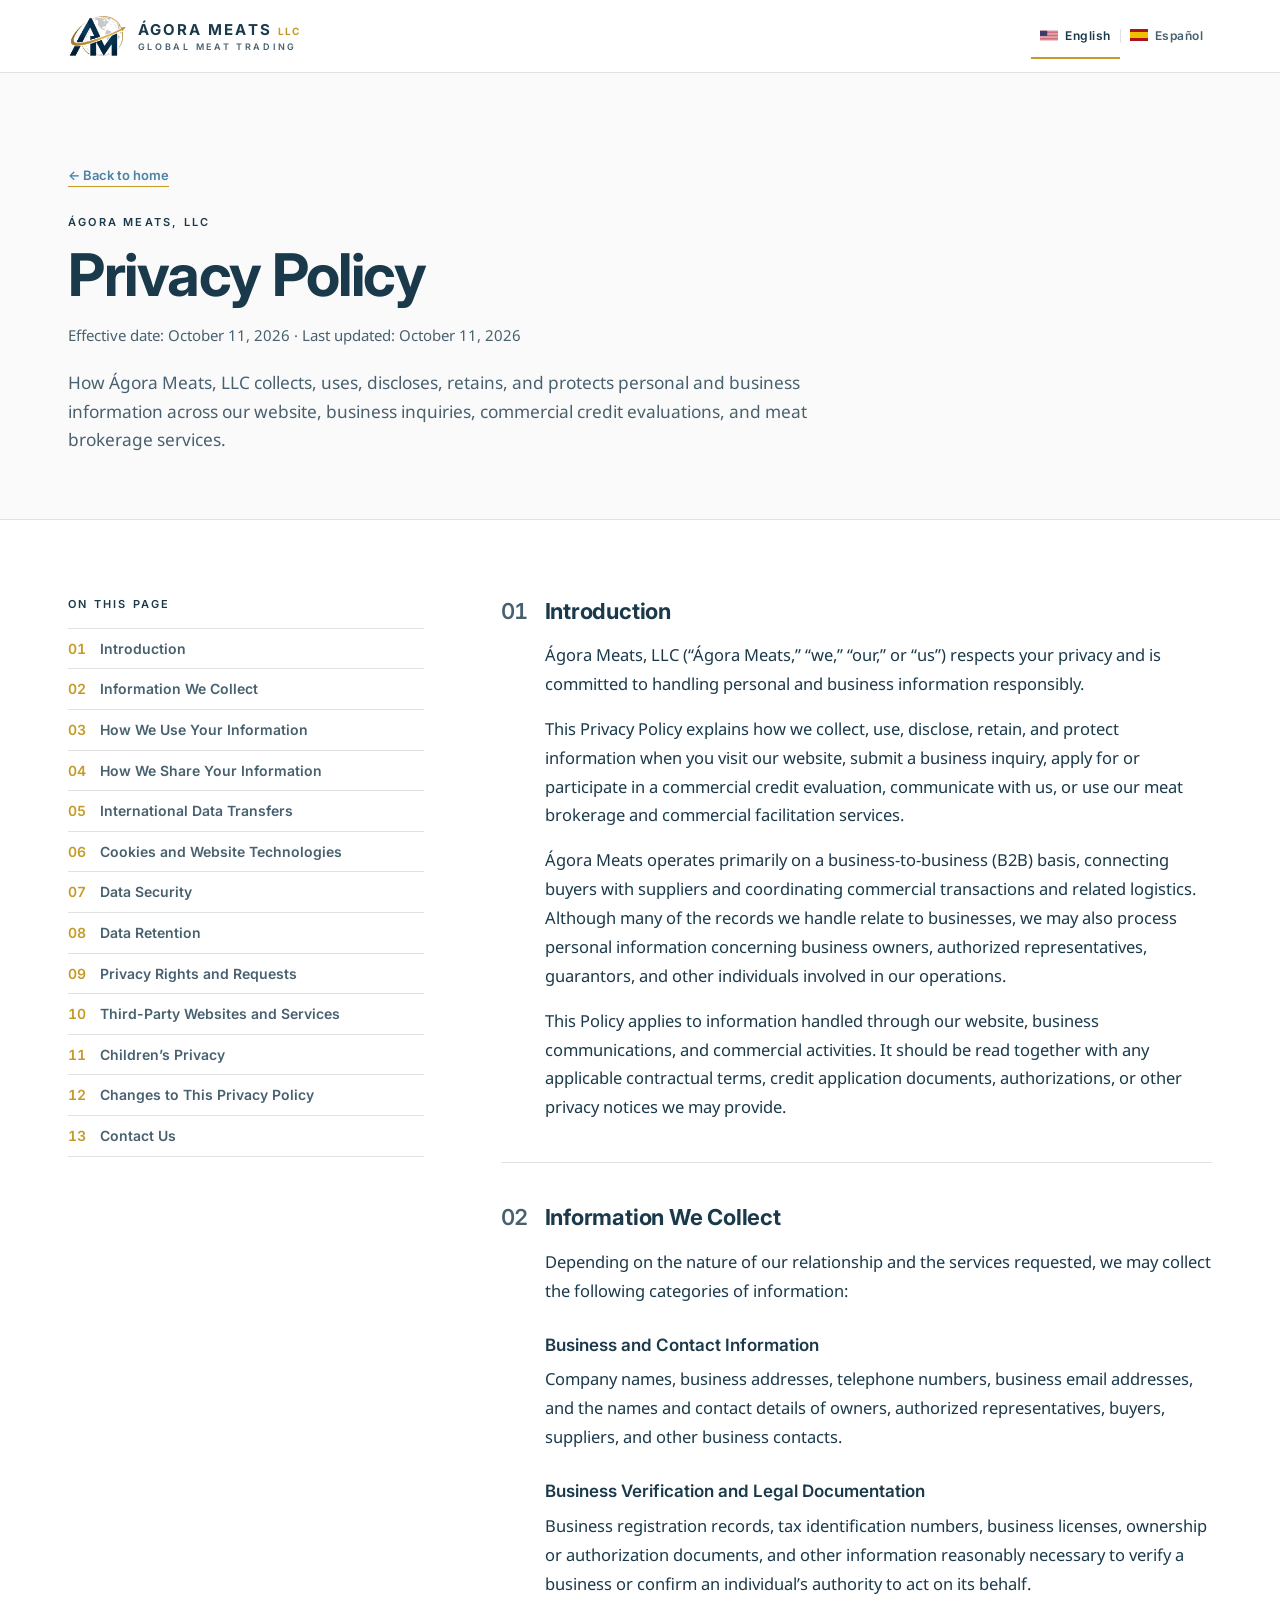
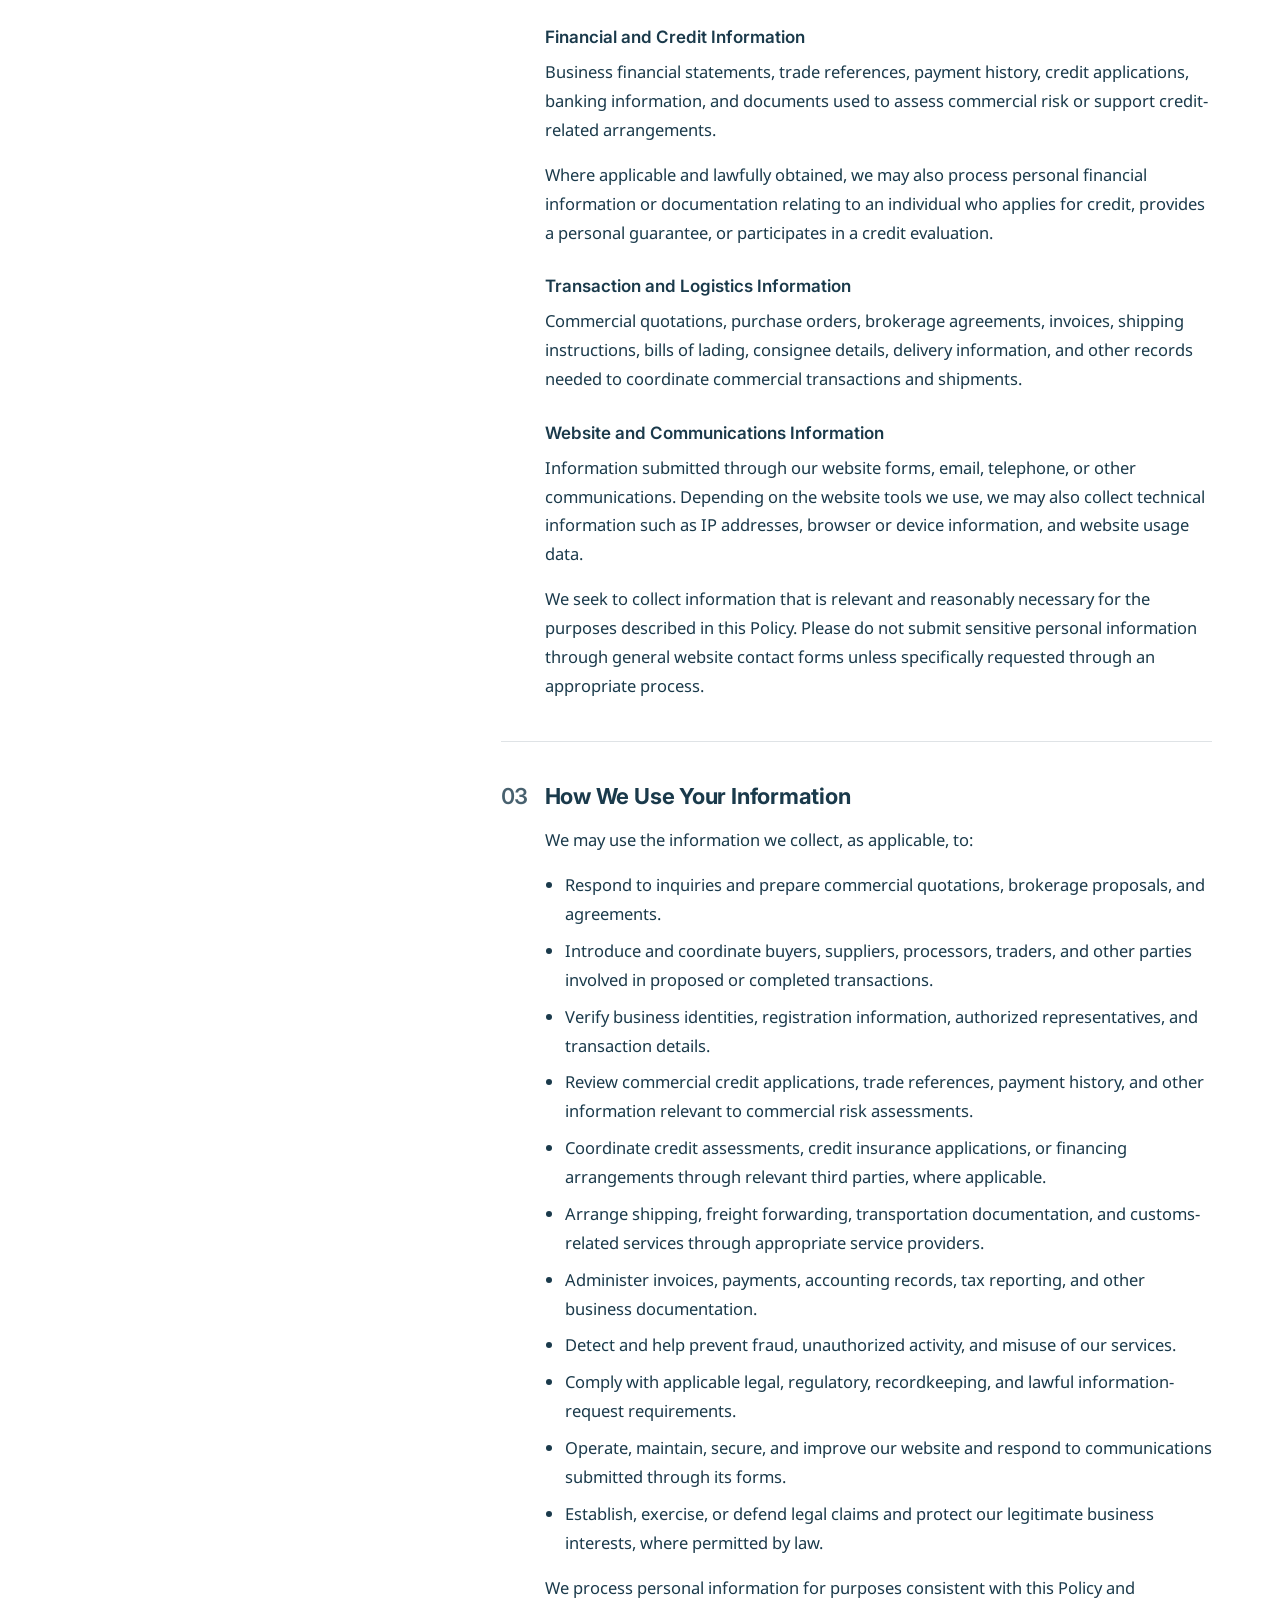
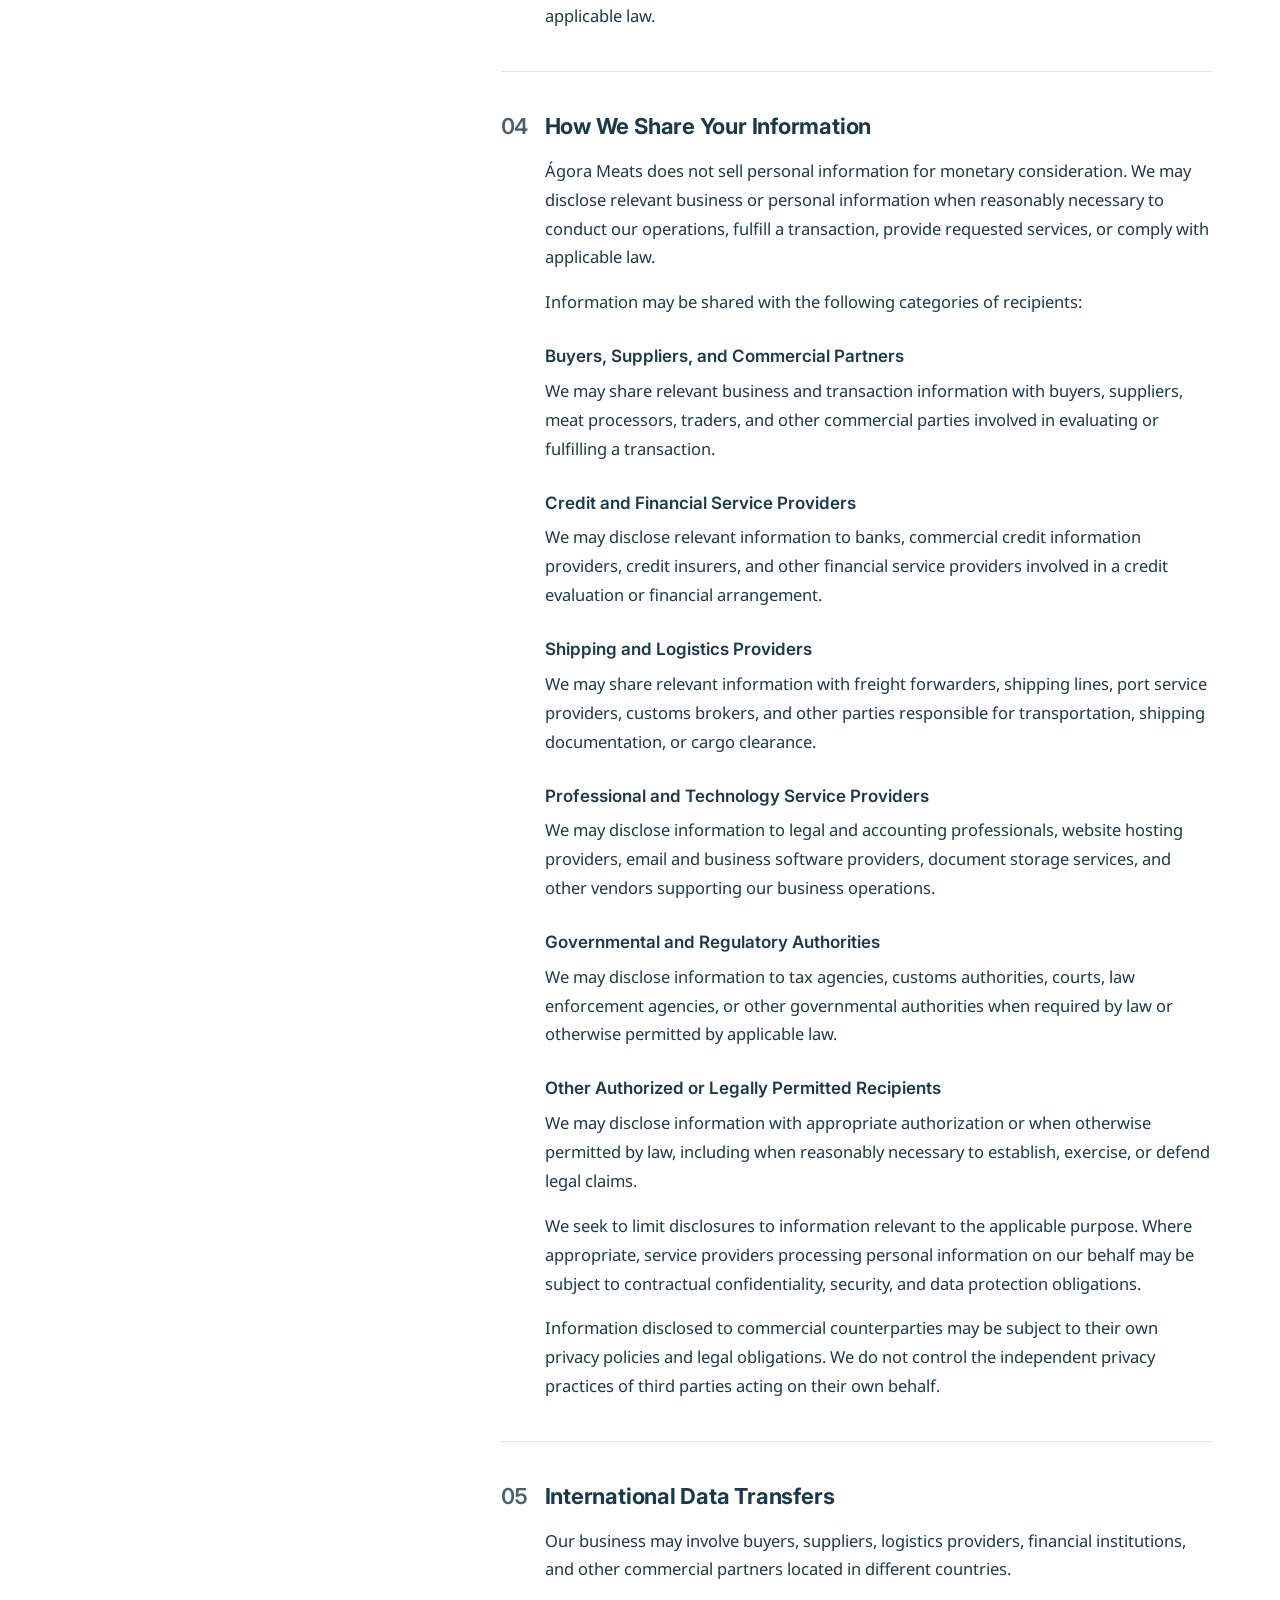
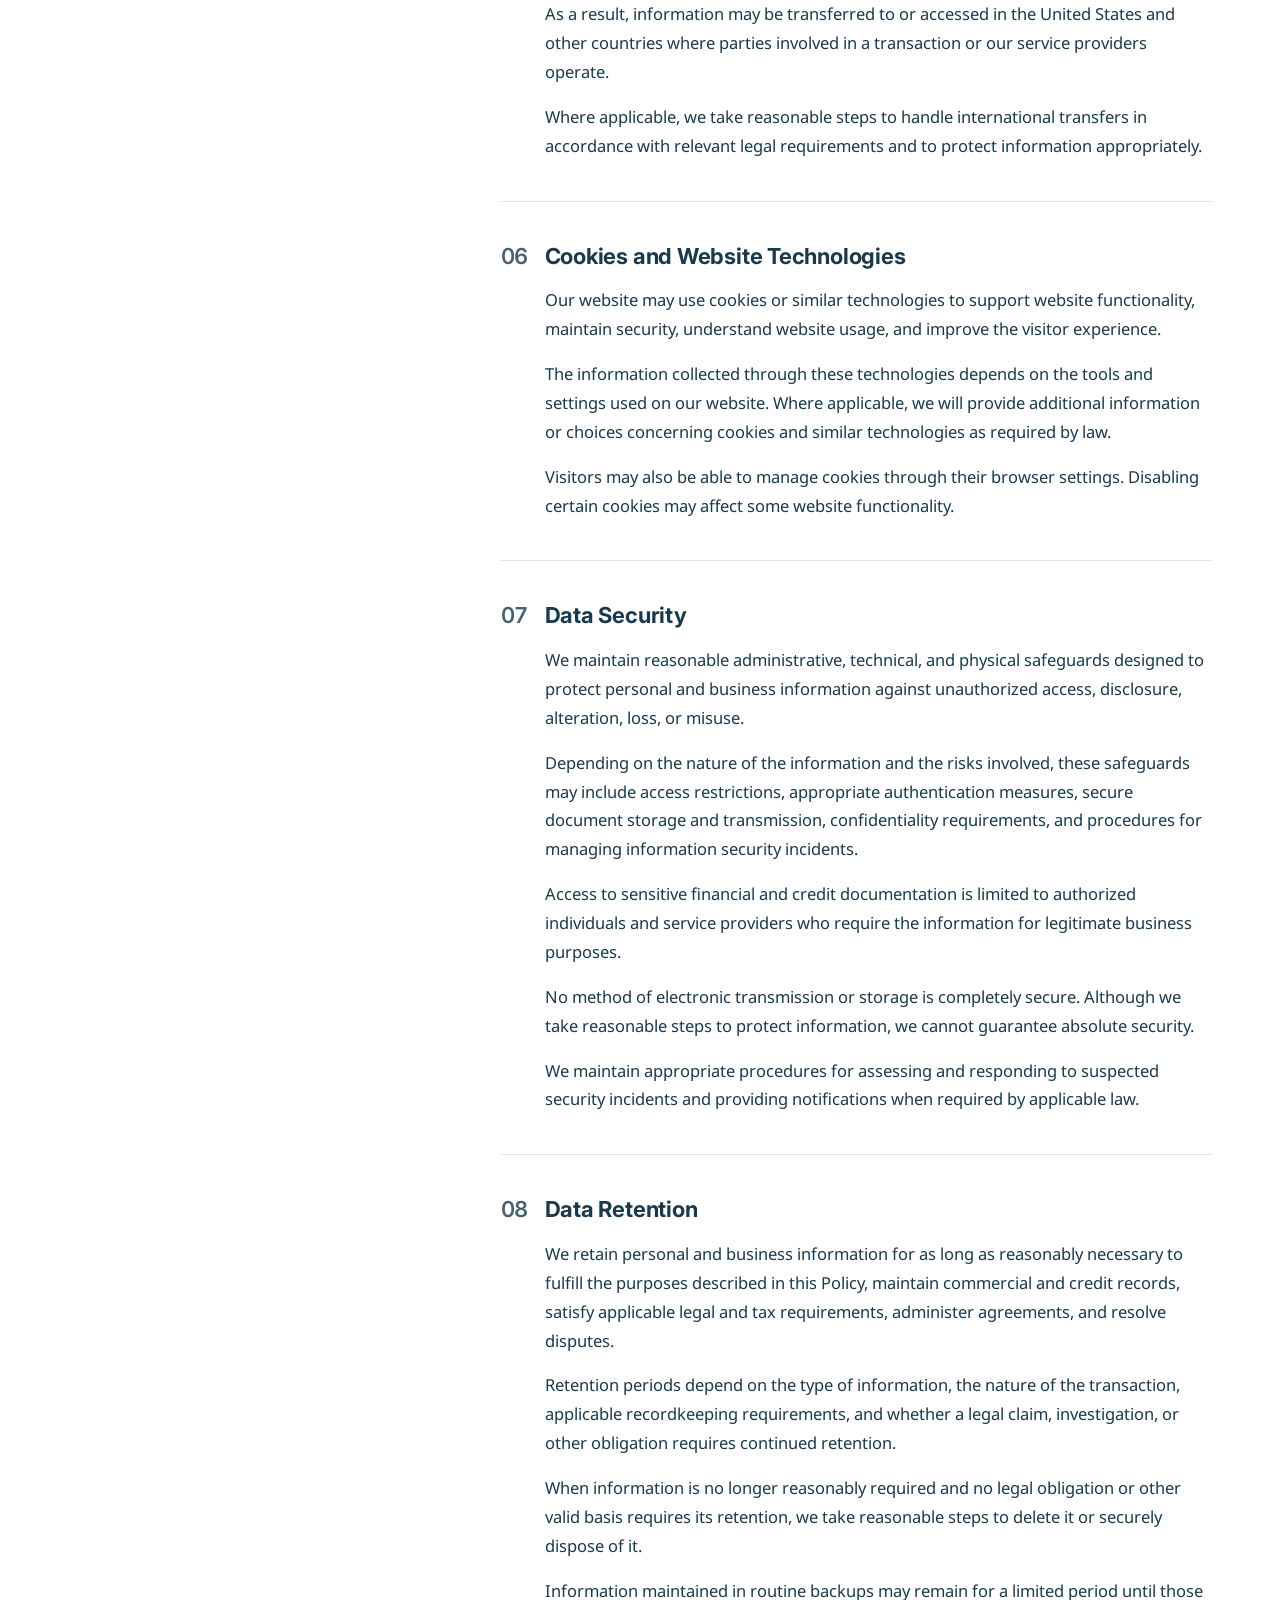
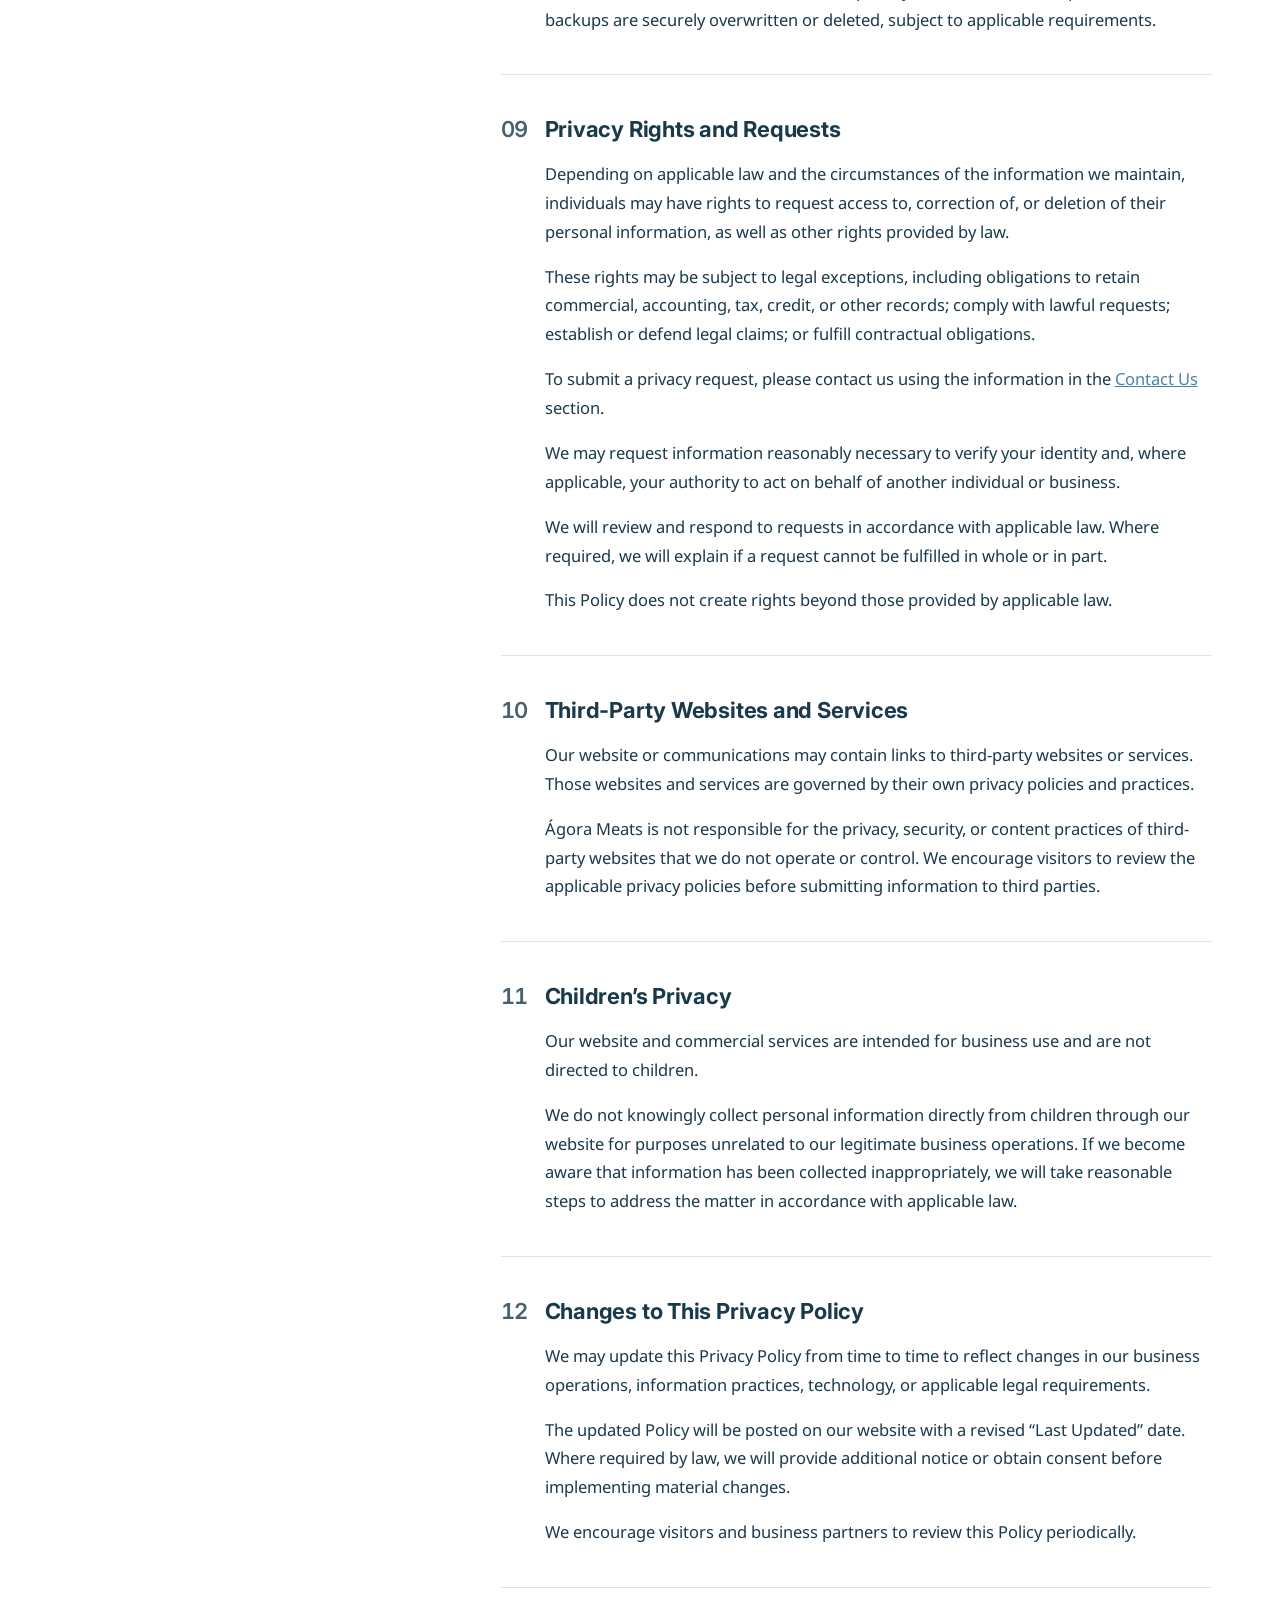
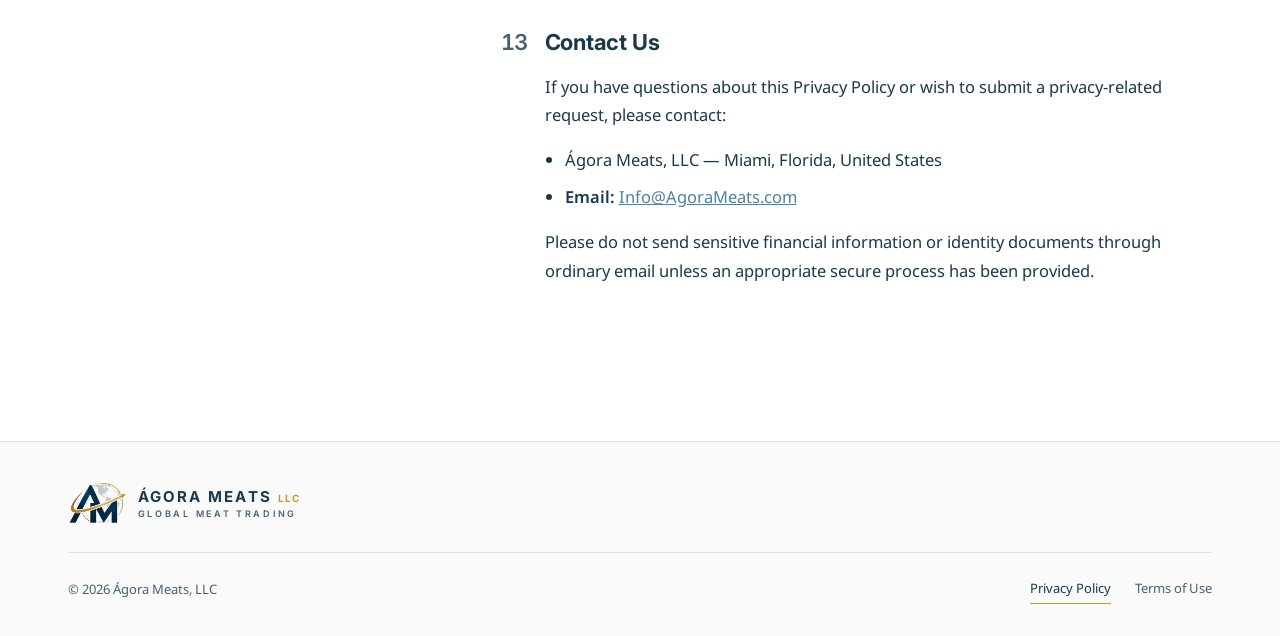
<file: privacy.html>
<!doctype html>
<html lang="en">
<head>
<meta charset="utf-8">
<meta name="viewport" content="width=device-width, initial-scale=1">
<title>Privacy Policy — Ágora Meats, LLC</title>
<meta name="description" content="How Ágora Meats, LLC collects, uses, discloses, retains, and protects personal and business information across our website, business inquiries, commercial credit evaluations, and meat brokerage services.">
<link rel="alternate" hreflang="es" href="es/privacy.html">
<link rel="icon" type="image/png" href="assets/logo-mark.png">
<link rel="preconnect" href="https://fonts.googleapis.com">
<link rel="preconnect" href="https://fonts.gstatic.com" crossorigin>
<link rel="stylesheet" href="https://fonts.googleapis.com/css2?family=Inter:wght@600;700&family=Noto+Sans:wght@400;500;600&display=swap">
<link rel="stylesheet" href="css/legal.css">
</head>
<body>
<div class="pg">

<header class="hdr">
<div class="wrap hdr-in">
<a class="brand" href="index.html" aria-label="Ágora Meats, LLC">
<img src="assets/logo-mark.png" alt="" width="62" height="44">
<span><b>ÁGORA MEATS <span>LLC</span></b><small>GLOBAL MEAT TRADING</small></span>
</a>
<nav class="lang" aria-label="English / Español">
<a href="privacy.html" hreflang="en" lang="en" class="is-on" aria-current="true"><svg width="18" height="11" viewBox="0 0 19 10" aria-hidden="true"><rect width="19" height="10" fill="#B22234"/><path d="M0 1.15h19M0 2.7h19M0 4.23h19M0 5.77h19M0 7.3h19M0 8.85h19" stroke="#FFFFFF" stroke-width="0.77"/><rect width="7.6" height="5.38" fill="#3C3B6E"/></svg>English</a>
<i aria-hidden="true"></i>
<a href="es/privacy.html" hreflang="es" lang="es"><svg width="18" height="12" viewBox="0 0 3 2" aria-hidden="true"><rect width="3" height="2" fill="#AA151B"/><rect y="0.5" width="3" height="1" fill="#F1BF00"/></svg>Español</a>
</nav>
</div>
</header>

<main>
<section class="lg-hero">
<div class="wrap">
<a class="back" href="index.html">← Back to home</a>
<p class="lbl">Ágora Meats, LLC</p>
<h1>Privacy Policy</h1>
<p class="lg-meta">Effective date: October 11, 2026 · Last updated: October 11, 2026</p>
<p class="lg-intro">How Ágora Meats, LLC collects, uses, discloses, retains, and protects personal and business information across our website, business inquiries, commercial credit evaluations, and meat brokerage services.</p>
</div>
</section>

<div class="lg-body">
<div class="wrap">
<nav class="toc" aria-label="On this page">
<p class="lbl">On this page</p>
<ol>
<li><a href="#p-1"><span>01</span>Introduction</a></li>
<li><a href="#p-2"><span>02</span>Information We Collect</a></li>
<li><a href="#p-3"><span>03</span>How We Use Your Information</a></li>
<li><a href="#p-4"><span>04</span>How We Share Your Information</a></li>
<li><a href="#p-5"><span>05</span>International Data Transfers</a></li>
<li><a href="#p-6"><span>06</span>Cookies and Website Technologies</a></li>
<li><a href="#p-7"><span>07</span>Data Security</a></li>
<li><a href="#p-8"><span>08</span>Data Retention</a></li>
<li><a href="#p-9"><span>09</span>Privacy Rights and Requests</a></li>
<li><a href="#p-10"><span>10</span>Third-Party Websites and Services</a></li>
<li><a href="#p-11"><span>11</span>Children’s Privacy</a></li>
<li><a href="#p-12"><span>12</span>Changes to This Privacy Policy</a></li>
<li><a href="#p-13"><span>13</span>Contact Us</a></li>
</ol>
</nav>
<div class="lg-content">
<section class="lg-sec" id="p-1">
<h2><span>01</span>Introduction</h2>
<p>Ágora Meats, LLC (“Ágora Meats,” “we,” “our,” or “us”) respects your privacy and is committed to handling personal and business information responsibly.</p>
<p>This Privacy Policy explains how we collect, use, disclose, retain, and protect information when you visit our website, submit a business inquiry, apply for or participate in a commercial credit evaluation, communicate with us, or use our meat brokerage and commercial facilitation services.</p>
<p>Ágora Meats operates primarily on a business-to-business (B2B) basis, connecting buyers with suppliers and coordinating commercial transactions and related logistics. Although many of the records we handle relate to businesses, we may also process personal information concerning business owners, authorized representatives, guarantors, and other individuals involved in our operations.</p>
<p>This Policy applies to information handled through our website, business communications, and commercial activities. It should be read together with any applicable contractual terms, credit application documents, authorizations, or other privacy notices we may provide.</p>
</section>
<section class="lg-sec" id="p-2">
<h2><span>02</span>Information We Collect</h2>
<p>Depending on the nature of our relationship and the services requested, we may collect the following categories of information:</p>
<h3>Business and Contact Information</h3>
<p>Company names, business addresses, telephone numbers, business email addresses, and the names and contact details of owners, authorized representatives, buyers, suppliers, and other business contacts.</p>
<h3>Business Verification and Legal Documentation</h3>
<p>Business registration records, tax identification numbers, business licenses, ownership or authorization documents, and other information reasonably necessary to verify a business or confirm an individual’s authority to act on its behalf.</p>
<h3>Financial and Credit Information</h3>
<p>Business financial statements, trade references, payment history, credit applications, banking information, and documents used to assess commercial risk or support credit-related arrangements.</p>
<p>Where applicable and lawfully obtained, we may also process personal financial information or documentation relating to an individual who applies for credit, provides a personal guarantee, or participates in a credit evaluation.</p>
<h3>Transaction and Logistics Information</h3>
<p>Commercial quotations, purchase orders, brokerage agreements, invoices, shipping instructions, bills of lading, consignee details, delivery information, and other records needed to coordinate commercial transactions and shipments.</p>
<h3>Website and Communications Information</h3>
<p>Information submitted through our website forms, email, telephone, or other communications. Depending on the website tools we use, we may also collect technical information such as IP addresses, browser or device information, and website usage data.</p>
<p>We seek to collect information that is relevant and reasonably necessary for the purposes described in this Policy. Please do not submit sensitive personal information through general website contact forms unless specifically requested through an appropriate process.</p>
</section>
<section class="lg-sec" id="p-3">
<h2><span>03</span>How We Use Your Information</h2>
<p>We may use the information we collect, as applicable, to:</p>
<ul>
<li>Respond to inquiries and prepare commercial quotations, brokerage proposals, and agreements.</li>
<li>Introduce and coordinate buyers, suppliers, processors, traders, and other parties involved in proposed or completed transactions.</li>
<li>Verify business identities, registration information, authorized representatives, and transaction details.</li>
<li>Review commercial credit applications, trade references, payment history, and other information relevant to commercial risk assessments.</li>
<li>Coordinate credit assessments, credit insurance applications, or financing arrangements through relevant third parties, where applicable.</li>
<li>Arrange shipping, freight forwarding, transportation documentation, and customs-related services through appropriate service providers.</li>
<li>Administer invoices, payments, accounting records, tax reporting, and other business documentation.</li>
<li>Detect and help prevent fraud, unauthorized activity, and misuse of our services.</li>
<li>Comply with applicable legal, regulatory, recordkeeping, and lawful information-request requirements.</li>
<li>Operate, maintain, secure, and improve our website and respond to communications submitted through its forms.</li>
<li>Establish, exercise, or defend legal claims and protect our legitimate business interests, where permitted by law.</li>
</ul>
<p>We process personal information for purposes consistent with this Policy and applicable law.</p>
</section>
<section class="lg-sec" id="p-4">
<h2><span>04</span>How We Share Your Information</h2>
<p>Ágora Meats does not sell personal information for monetary consideration. We may disclose relevant business or personal information when reasonably necessary to conduct our operations, fulfill a transaction, provide requested services, or comply with applicable law.</p>
<p>Information may be shared with the following categories of recipients:</p>
<h3>Buyers, Suppliers, and Commercial Partners</h3>
<p>We may share relevant business and transaction information with buyers, suppliers, meat processors, traders, and other commercial parties involved in evaluating or fulfilling a transaction.</p>
<h3>Credit and Financial Service Providers</h3>
<p>We may disclose relevant information to banks, commercial credit information providers, credit insurers, and other financial service providers involved in a credit evaluation or financial arrangement.</p>
<h3>Shipping and Logistics Providers</h3>
<p>We may share relevant information with freight forwarders, shipping lines, port service providers, customs brokers, and other parties responsible for transportation, shipping documentation, or cargo clearance.</p>
<h3>Professional and Technology Service Providers</h3>
<p>We may disclose information to legal and accounting professionals, website hosting providers, email and business software providers, document storage services, and other vendors supporting our business operations.</p>
<h3>Governmental and Regulatory Authorities</h3>
<p>We may disclose information to tax agencies, customs authorities, courts, law enforcement agencies, or other governmental authorities when required by law or otherwise permitted by applicable law.</p>
<h3>Other Authorized or Legally Permitted Recipients</h3>
<p>We may disclose information with appropriate authorization or when otherwise permitted by law, including when reasonably necessary to establish, exercise, or defend legal claims.</p>
<p>We seek to limit disclosures to information relevant to the applicable purpose. Where appropriate, service providers processing personal information on our behalf may be subject to contractual confidentiality, security, and data protection obligations.</p>
<p>Information disclosed to commercial counterparties may be subject to their own privacy policies and legal obligations. We do not control the independent privacy practices of third parties acting on their own behalf.</p>
</section>
<section class="lg-sec" id="p-5">
<h2><span>05</span>International Data Transfers</h2>
<p>Our business may involve buyers, suppliers, logistics providers, financial institutions, and other commercial partners located in different countries.</p>
<p>As a result, information may be transferred to or accessed in the United States and other countries where parties involved in a transaction or our service providers operate.</p>
<p>Where applicable, we take reasonable steps to handle international transfers in accordance with relevant legal requirements and to protect information appropriately.</p>
</section>
<section class="lg-sec" id="p-6">
<h2><span>06</span>Cookies and Website Technologies</h2>
<p>Our website may use cookies or similar technologies to support website functionality, maintain security, understand website usage, and improve the visitor experience.</p>
<p>The information collected through these technologies depends on the tools and settings used on our website. Where applicable, we will provide additional information or choices concerning cookies and similar technologies as required by law.</p>
<p>Visitors may also be able to manage cookies through their browser settings. Disabling certain cookies may affect some website functionality.</p>
</section>
<section class="lg-sec" id="p-7">
<h2><span>07</span>Data Security</h2>
<p>We maintain reasonable administrative, technical, and physical safeguards designed to protect personal and business information against unauthorized access, disclosure, alteration, loss, or misuse.</p>
<p>Depending on the nature of the information and the risks involved, these safeguards may include access restrictions, appropriate authentication measures, secure document storage and transmission, confidentiality requirements, and procedures for managing information security incidents.</p>
<p>Access to sensitive financial and credit documentation is limited to authorized individuals and service providers who require the information for legitimate business purposes.</p>
<p>No method of electronic transmission or storage is completely secure. Although we take reasonable steps to protect information, we cannot guarantee absolute security.</p>
<p>We maintain appropriate procedures for assessing and responding to suspected security incidents and providing notifications when required by applicable law.</p>
</section>
<section class="lg-sec" id="p-8">
<h2><span>08</span>Data Retention</h2>
<p>We retain personal and business information for as long as reasonably necessary to fulfill the purposes described in this Policy, maintain commercial and credit records, satisfy applicable legal and tax requirements, administer agreements, and resolve disputes.</p>
<p>Retention periods depend on the type of information, the nature of the transaction, applicable recordkeeping requirements, and whether a legal claim, investigation, or other obligation requires continued retention.</p>
<p>When information is no longer reasonably required and no legal obligation or other valid basis requires its retention, we take reasonable steps to delete it or securely dispose of it.</p>
<p>Information maintained in routine backups may remain for a limited period until those backups are securely overwritten or deleted, subject to applicable requirements.</p>
</section>
<section class="lg-sec" id="p-9">
<h2><span>09</span>Privacy Rights and Requests</h2>
<p>Depending on applicable law and the circumstances of the information we maintain, individuals may have rights to request access to, correction of, or deletion of their personal information, as well as other rights provided by law.</p>
<p>These rights may be subject to legal exceptions, including obligations to retain commercial, accounting, tax, credit, or other records; comply with lawful requests; establish or defend legal claims; or fulfill contractual obligations.</p>
<p>To submit a privacy request, please contact us using the information in the <a href="#p-13">Contact Us</a> section.</p>
<p>We may request information reasonably necessary to verify your identity and, where applicable, your authority to act on behalf of another individual or business.</p>
<p>We will review and respond to requests in accordance with applicable law. Where required, we will explain if a request cannot be fulfilled in whole or in part.</p>
<p>This Policy does not create rights beyond those provided by applicable law.</p>
</section>
<section class="lg-sec" id="p-10">
<h2><span>10</span>Third-Party Websites and Services</h2>
<p>Our website or communications may contain links to third-party websites or services. Those websites and services are governed by their own privacy policies and practices.</p>
<p>Ágora Meats is not responsible for the privacy, security, or content practices of third-party websites that we do not operate or control. We encourage visitors to review the applicable privacy policies before submitting information to third parties.</p>
</section>
<section class="lg-sec" id="p-11">
<h2><span>11</span>Children’s Privacy</h2>
<p>Our website and commercial services are intended for business use and are not directed to children.</p>
<p>We do not knowingly collect personal information directly from children through our website for purposes unrelated to our legitimate business operations. If we become aware that information has been collected inappropriately, we will take reasonable steps to address the matter in accordance with applicable law.</p>
</section>
<section class="lg-sec" id="p-12">
<h2><span>12</span>Changes to This Privacy Policy</h2>
<p>We may update this Privacy Policy from time to time to reflect changes in our business operations, information practices, technology, or applicable legal requirements.</p>
<p>The updated Policy will be posted on our website with a revised “Last Updated” date. Where required by law, we will provide additional notice or obtain consent before implementing material changes.</p>
<p>We encourage visitors and business partners to review this Policy periodically.</p>
</section>
<section class="lg-sec" id="p-13">
<h2><span>13</span>Contact Us</h2>
<p>If you have questions about this Privacy Policy or wish to submit a privacy-related request, please contact:</p>
<ul>
<li>Ágora Meats, LLC — Miami, Florida, United States</li>
<li><strong>Email: </strong><a href="mailto:info@agorameats.com">Info@AgoraMeats.com</a></li>
</ul>
<p>Please do not send sensitive financial information or identity documents through ordinary email unless an appropriate secure process has been provided.</p>
</section>
</div>
</div>
</div>
</main>

<footer class="ftr">
<div class="wrap">
<div class="ftr-in">
<a class="brand" href="index.html" aria-label="Ágora Meats, LLC">
<img src="assets/logo-mark.png" alt="" width="62" height="44">
<span><b>ÁGORA MEATS <span>LLC</span></b><small>GLOBAL MEAT TRADING</small></span>
</a>
</div>
<div class="ftr-bot"><span>© 2026 Ágora Meats, LLC</span><nav class="legal" aria-label="Legal"><a href="privacy.html" class="is-on" aria-current="page">Privacy Policy</a><a href="terms.html">Terms of Use</a></nav></div>
</div>
</footer>

</div>
</body>
</html>
</file>
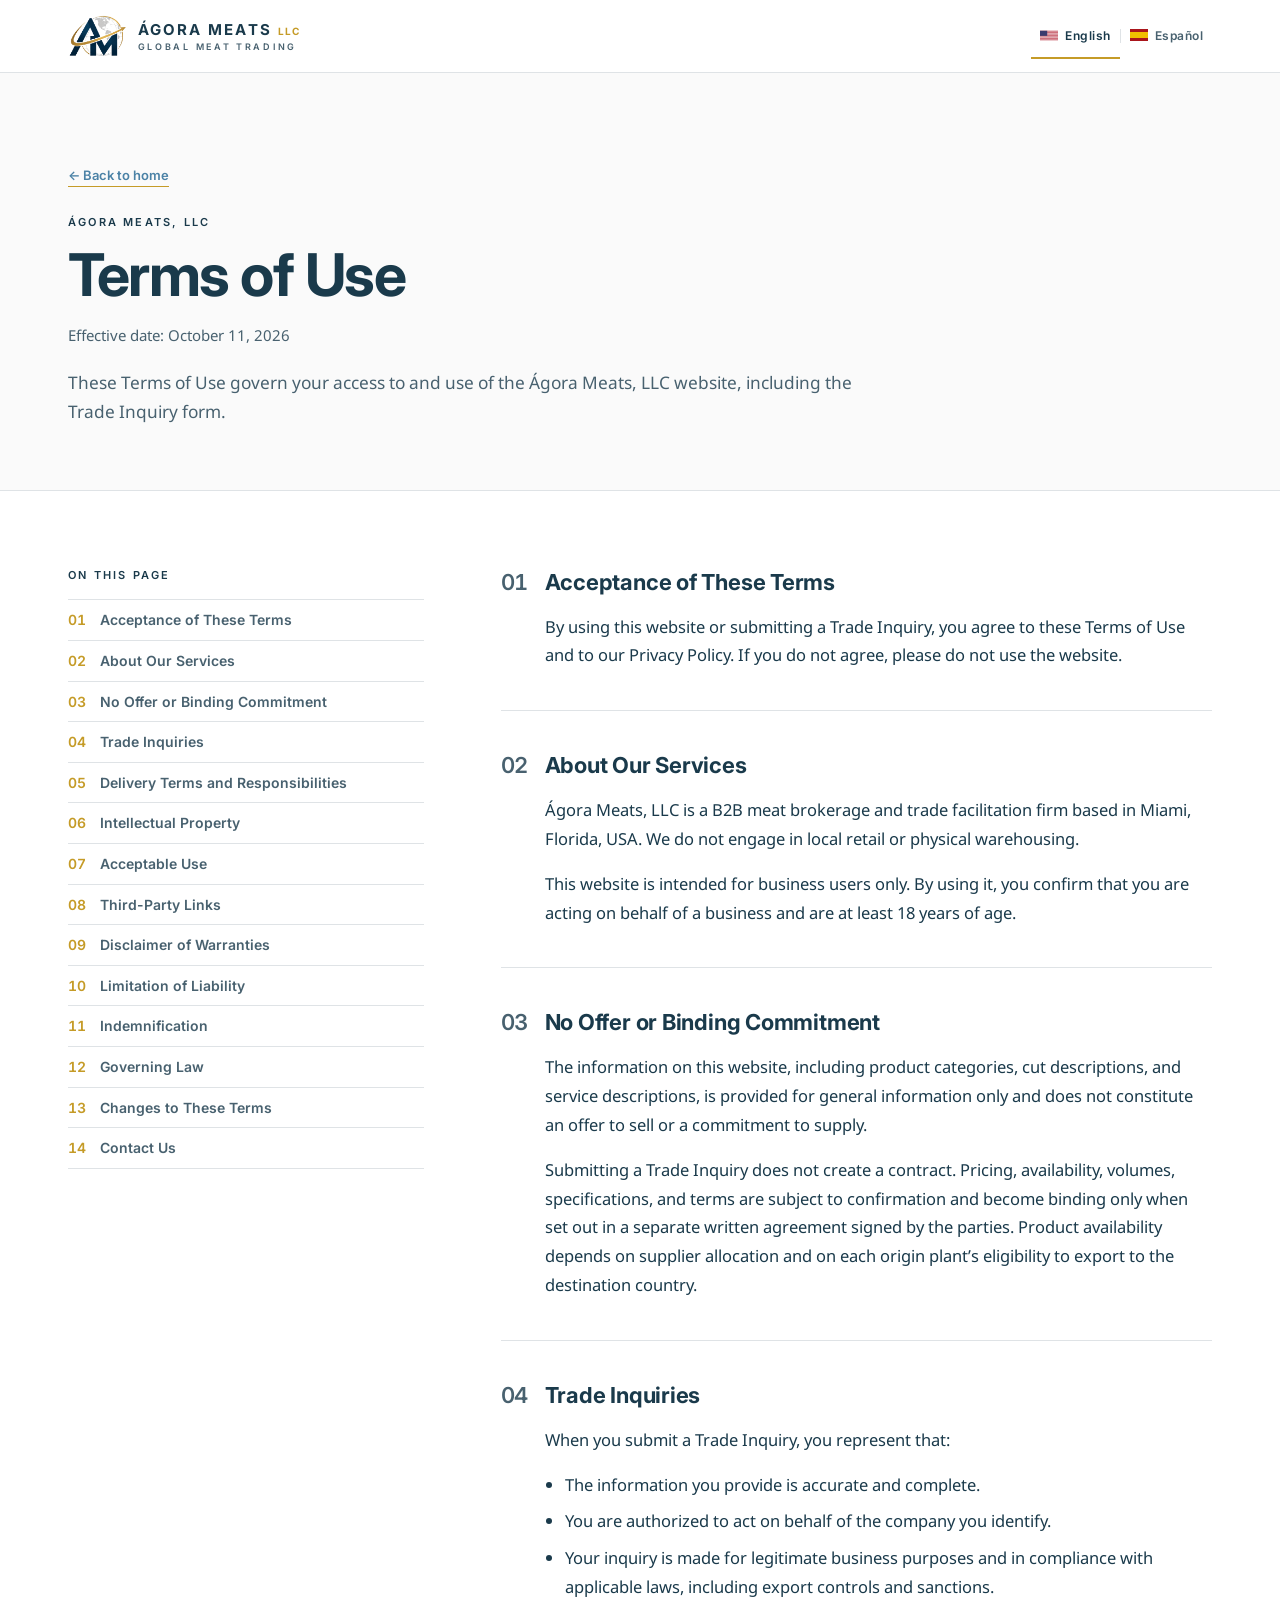
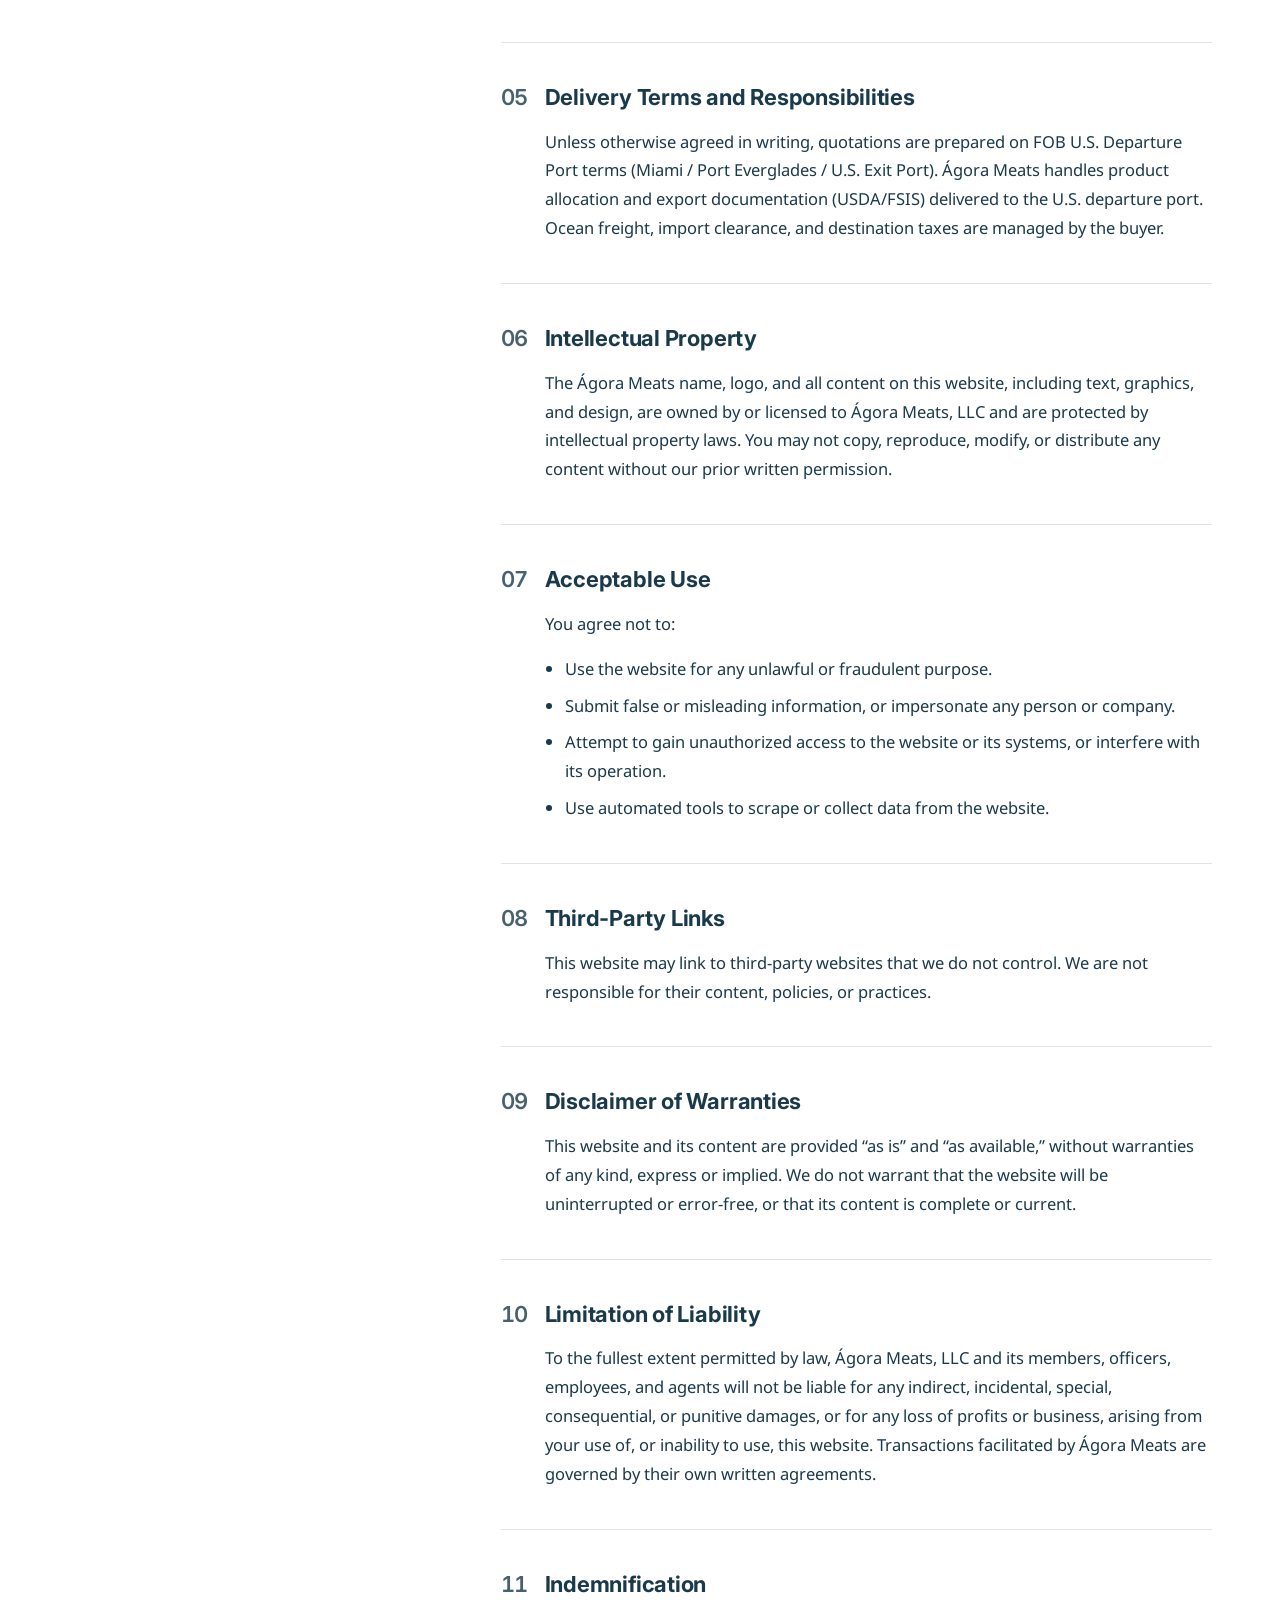
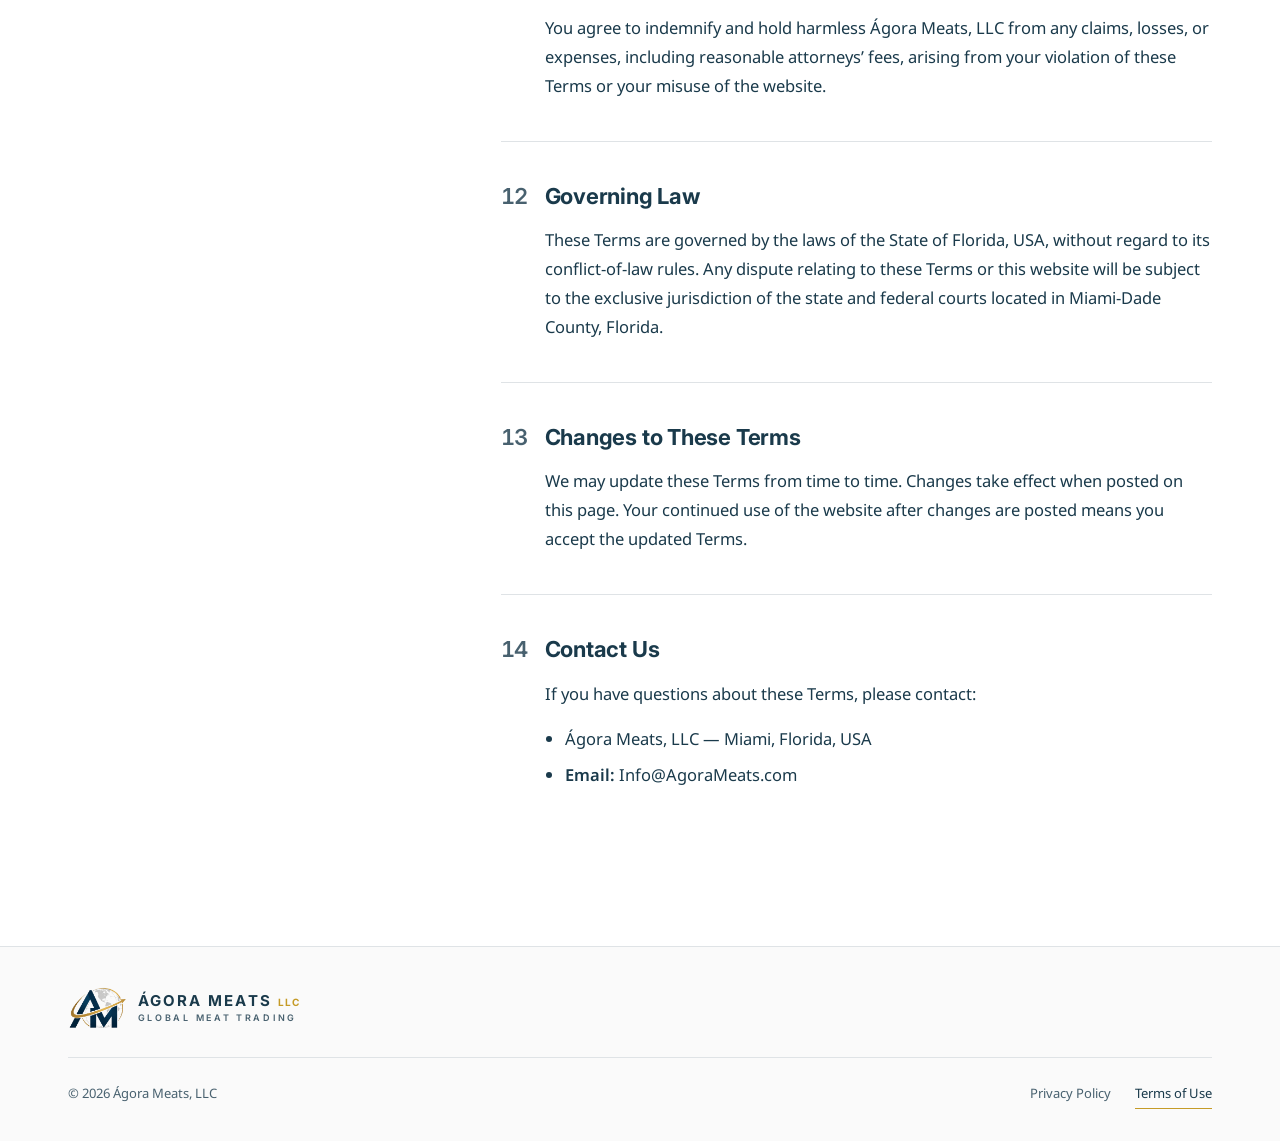
<file: terms.html>
<!doctype html>
<html lang="en">
<head>
<meta charset="utf-8">
<meta name="viewport" content="width=device-width, initial-scale=1">
<title>Terms of Use — Ágora Meats, LLC</title>
<meta name="description" content="These Terms of Use govern your access to and use of the Ágora Meats, LLC website, including the Trade Inquiry form.">
<link rel="alternate" hreflang="es" href="es/terms.html">
<link rel="icon" type="image/png" href="assets/logo-mark.png">
<link rel="preconnect" href="https://fonts.googleapis.com">
<link rel="preconnect" href="https://fonts.gstatic.com" crossorigin>
<link rel="stylesheet" href="https://fonts.googleapis.com/css2?family=Inter:wght@600;700&family=Noto+Sans:wght@400;500;600&display=swap">
<link rel="stylesheet" href="css/legal.css">
</head>
<body>
<div class="pg">

<header class="hdr">
<div class="wrap hdr-in">
<a class="brand" href="index.html" aria-label="Ágora Meats, LLC">
<img src="assets/logo-mark.png" alt="" width="62" height="44">
<span><b>ÁGORA MEATS <span>LLC</span></b><small>GLOBAL MEAT TRADING</small></span>
</a>
<nav class="lang" aria-label="English / Español">
<a href="terms.html" hreflang="en" lang="en" class="is-on" aria-current="true"><svg width="18" height="11" viewBox="0 0 19 10" aria-hidden="true"><rect width="19" height="10" fill="#B22234"/><path d="M0 1.15h19M0 2.7h19M0 4.23h19M0 5.77h19M0 7.3h19M0 8.85h19" stroke="#FFFFFF" stroke-width="0.77"/><rect width="7.6" height="5.38" fill="#3C3B6E"/></svg>English</a>
<i aria-hidden="true"></i>
<a href="es/terms.html" hreflang="es" lang="es"><svg width="18" height="12" viewBox="0 0 3 2" aria-hidden="true"><rect width="3" height="2" fill="#AA151B"/><rect y="0.5" width="3" height="1" fill="#F1BF00"/></svg>Español</a>
</nav>
</div>
</header>

<main>
<section class="lg-hero">
<div class="wrap">
<a class="back" href="index.html">← Back to home</a>
<p class="lbl">Ágora Meats, LLC</p>
<h1>Terms of Use</h1>
<p class="lg-meta">Effective date: October 11, 2026</p>
<p class="lg-intro">These Terms of Use govern your access to and use of the Ágora Meats, LLC website, including the Trade Inquiry form.</p>
</div>
</section>

<div class="lg-body">
<div class="wrap">
<nav class="toc" aria-label="On this page">
<p class="lbl">On this page</p>
<ol>
<li><a href="#t-1"><span>01</span>Acceptance of These Terms</a></li>
<li><a href="#t-2"><span>02</span>About Our Services</a></li>
<li><a href="#t-3"><span>03</span>No Offer or Binding Commitment</a></li>
<li><a href="#t-4"><span>04</span>Trade Inquiries</a></li>
<li><a href="#t-5"><span>05</span>Delivery Terms and Responsibilities</a></li>
<li><a href="#t-6"><span>06</span>Intellectual Property</a></li>
<li><a href="#t-7"><span>07</span>Acceptable Use</a></li>
<li><a href="#t-8"><span>08</span>Third-Party Links</a></li>
<li><a href="#t-9"><span>09</span>Disclaimer of Warranties</a></li>
<li><a href="#t-10"><span>10</span>Limitation of Liability</a></li>
<li><a href="#t-11"><span>11</span>Indemnification</a></li>
<li><a href="#t-12"><span>12</span>Governing Law</a></li>
<li><a href="#t-13"><span>13</span>Changes to These Terms</a></li>
<li><a href="#t-14"><span>14</span>Contact Us</a></li>
</ol>
</nav>
<div class="lg-content">
<section class="lg-sec" id="t-1">
<h2><span>01</span>Acceptance of These Terms</h2>
<p>By using this website or submitting a Trade Inquiry, you agree to these Terms of Use and to our Privacy Policy. If you do not agree, please do not use the website.</p>


</section>
<section class="lg-sec" id="t-2">
<h2><span>02</span>About Our Services</h2>
<p>Ágora Meats, LLC is a B2B meat brokerage and trade facilitation firm based in Miami, Florida, USA. We do not engage in local retail or physical warehousing.</p>
<p>This website is intended for business users only. By using it, you confirm that you are acting on behalf of a business and are at least 18 years of age.</p>


</section>
<section class="lg-sec" id="t-3">
<h2><span>03</span>No Offer or Binding Commitment</h2>
<p>The information on this website, including product categories, cut descriptions, and service descriptions, is provided for general information only and does not constitute an offer to sell or a commitment to supply.</p>
<p>Submitting a Trade Inquiry does not create a contract. Pricing, availability, volumes, specifications, and terms are subject to confirmation and become binding only when set out in a separate written agreement signed by the parties. Product availability depends on supplier allocation and on each origin plant’s eligibility to export to the destination country.</p>


</section>
<section class="lg-sec" id="t-4">
<h2><span>04</span>Trade Inquiries</h2>
<p>When you submit a Trade Inquiry, you represent that:</p>
<ul>
<li>The information you provide is accurate and complete.</li>
<li>You are authorized to act on behalf of the company you identify.</li>
<li>Your inquiry is made for legitimate business purposes and in compliance with applicable laws, including export controls and sanctions.</li>
</ul>

</section>
<section class="lg-sec" id="t-5">
<h2><span>05</span>Delivery Terms and Responsibilities</h2>
<p>Unless otherwise agreed in writing, quotations are prepared on FOB U.S. Departure Port terms (Miami / Port Everglades / U.S. Exit Port). Ágora Meats handles product allocation and export documentation (USDA/FSIS) delivered to the U.S. departure port. Ocean freight, import clearance, and destination taxes are managed by the buyer.</p>


</section>
<section class="lg-sec" id="t-6">
<h2><span>06</span>Intellectual Property</h2>
<p>The Ágora Meats name, logo, and all content on this website, including text, graphics, and design, are owned by or licensed to Ágora Meats, LLC and are protected by intellectual property laws. You may not copy, reproduce, modify, or distribute any content without our prior written permission.</p>


</section>
<section class="lg-sec" id="t-7">
<h2><span>07</span>Acceptable Use</h2>
<p>You agree not to:</p>
<ul>
<li>Use the website for any unlawful or fraudulent purpose.</li>
<li>Submit false or misleading information, or impersonate any person or company.</li>
<li>Attempt to gain unauthorized access to the website or its systems, or interfere with its operation.</li>
<li>Use automated tools to scrape or collect data from the website.</li>
</ul>

</section>
<section class="lg-sec" id="t-8">
<h2><span>08</span>Third-Party Links</h2>
<p>This website may link to third-party websites that we do not control. We are not responsible for their content, policies, or practices.</p>


</section>
<section class="lg-sec" id="t-9">
<h2><span>09</span>Disclaimer of Warranties</h2>
<p>This website and its content are provided “as is” and “as available,” without warranties of any kind, express or implied. We do not warrant that the website will be uninterrupted or error-free, or that its content is complete or current.</p>


</section>
<section class="lg-sec" id="t-10">
<h2><span>10</span>Limitation of Liability</h2>
<p>To the fullest extent permitted by law, Ágora Meats, LLC and its members, officers, employees, and agents will not be liable for any indirect, incidental, special, consequential, or punitive damages, or for any loss of profits or business, arising from your use of, or inability to use, this website. Transactions facilitated by Ágora Meats are governed by their own written agreements.</p>


</section>
<section class="lg-sec" id="t-11">
<h2><span>11</span>Indemnification</h2>
<p>You agree to indemnify and hold harmless Ágora Meats, LLC from any claims, losses, or expenses, including reasonable attorneys’ fees, arising from your violation of these Terms or your misuse of the website.</p>


</section>
<section class="lg-sec" id="t-12">
<h2><span>12</span>Governing Law</h2>
<p>These Terms are governed by the laws of the State of Florida, USA, without regard to its conflict-of-law rules. Any dispute relating to these Terms or this website will be subject to the exclusive jurisdiction of the state and federal courts located in Miami-Dade County, Florida.</p>


</section>
<section class="lg-sec" id="t-13">
<h2><span>13</span>Changes to These Terms</h2>
<p>We may update these Terms from time to time. Changes take effect when posted on this page. Your continued use of the website after changes are posted means you accept the updated Terms.</p>


</section>
<section class="lg-sec" id="t-14">
<h2><span>14</span>Contact Us</h2>
<p>If you have questions about these Terms, please contact:</p>
<ul>
<li>Ágora Meats, LLC — Miami, Florida, USA</li>
<li><strong>Email: </strong>Info@AgoraMeats.com</li>
</ul>

</section>
</div>
</div>
</div>
</main>

<footer class="ftr">
<div class="wrap">
<div class="ftr-in">
<a class="brand" href="index.html" aria-label="Ágora Meats, LLC">
<img src="assets/logo-mark.png" alt="" width="62" height="44">
<span><b>ÁGORA MEATS <span>LLC</span></b><small>GLOBAL MEAT TRADING</small></span>
</a>
</div>
<div class="ftr-bot"><span>© 2026 Ágora Meats, LLC</span><nav class="legal" aria-label="Legal"><a href="privacy.html">Privacy Policy</a><a href="terms.html" class="is-on" aria-current="page">Terms of Use</a></nav></div>
</div>
</footer>

</div>
</body>
</html>
</file>
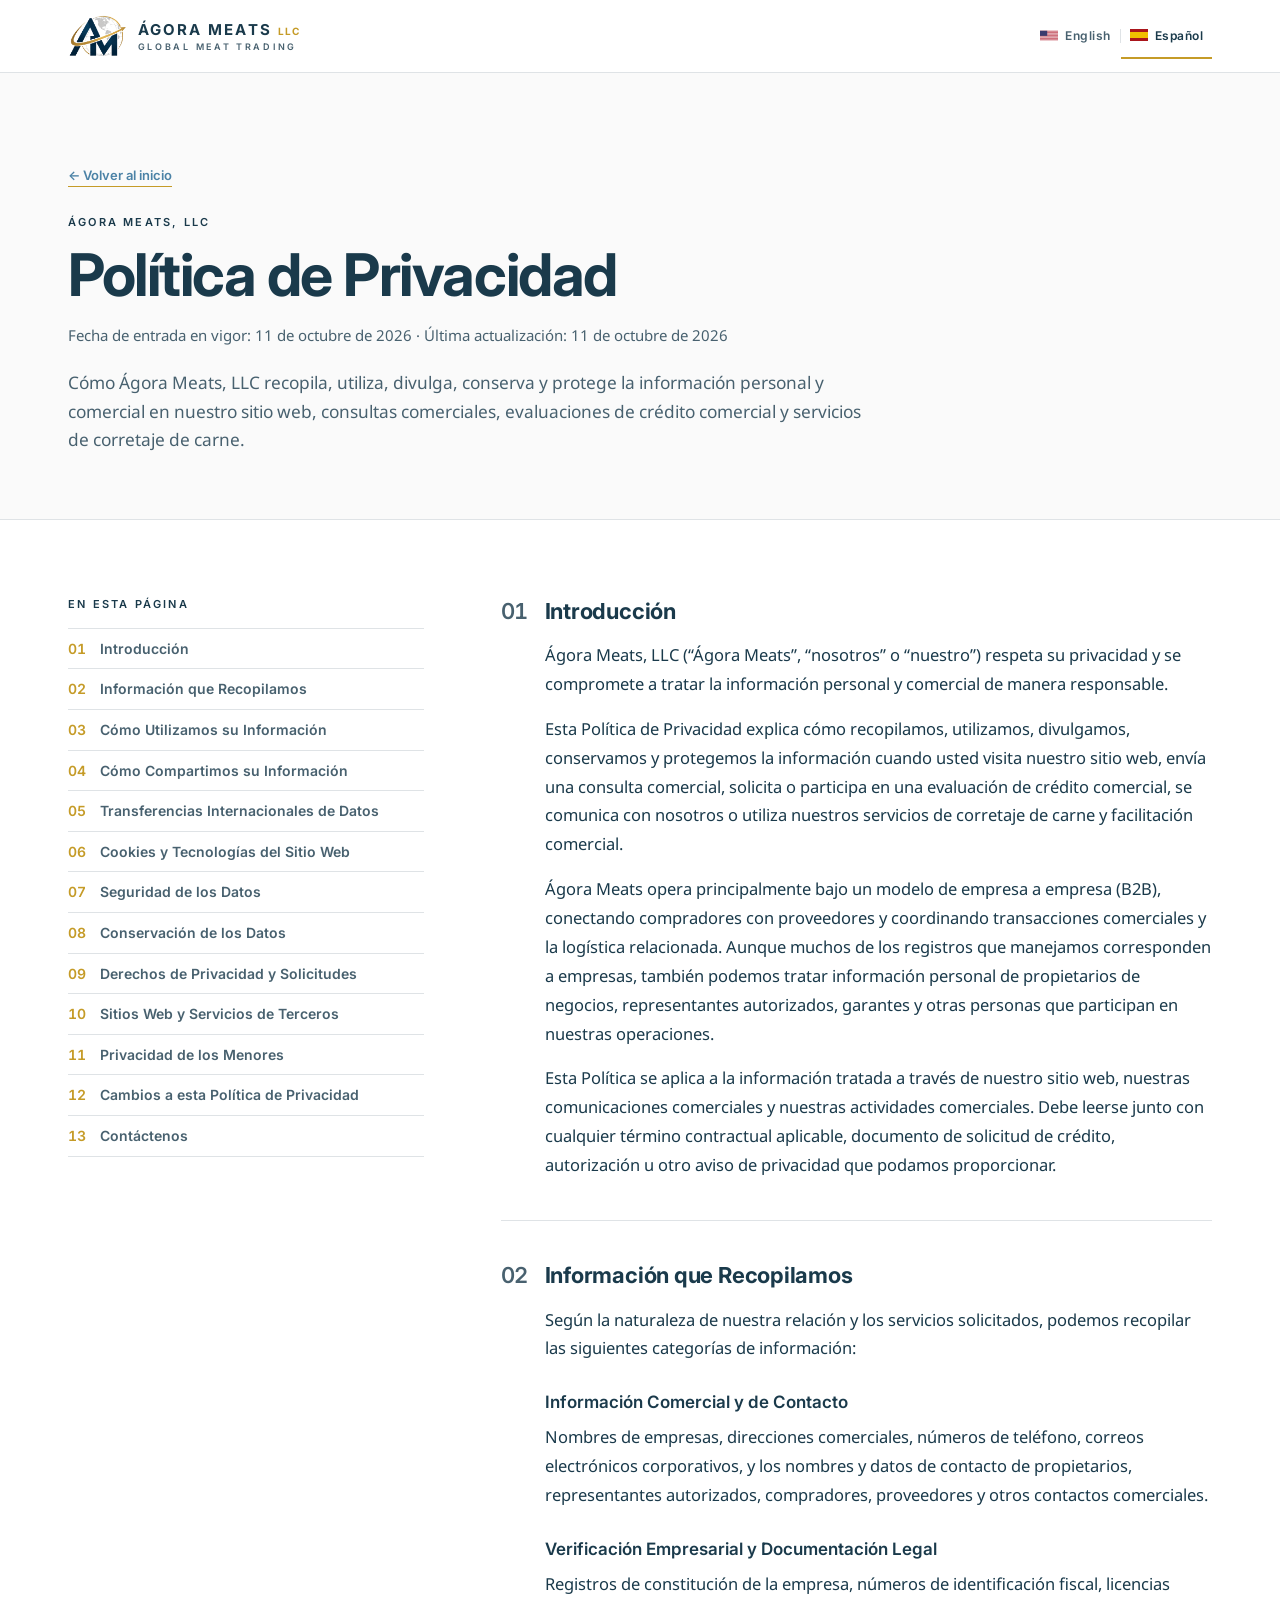
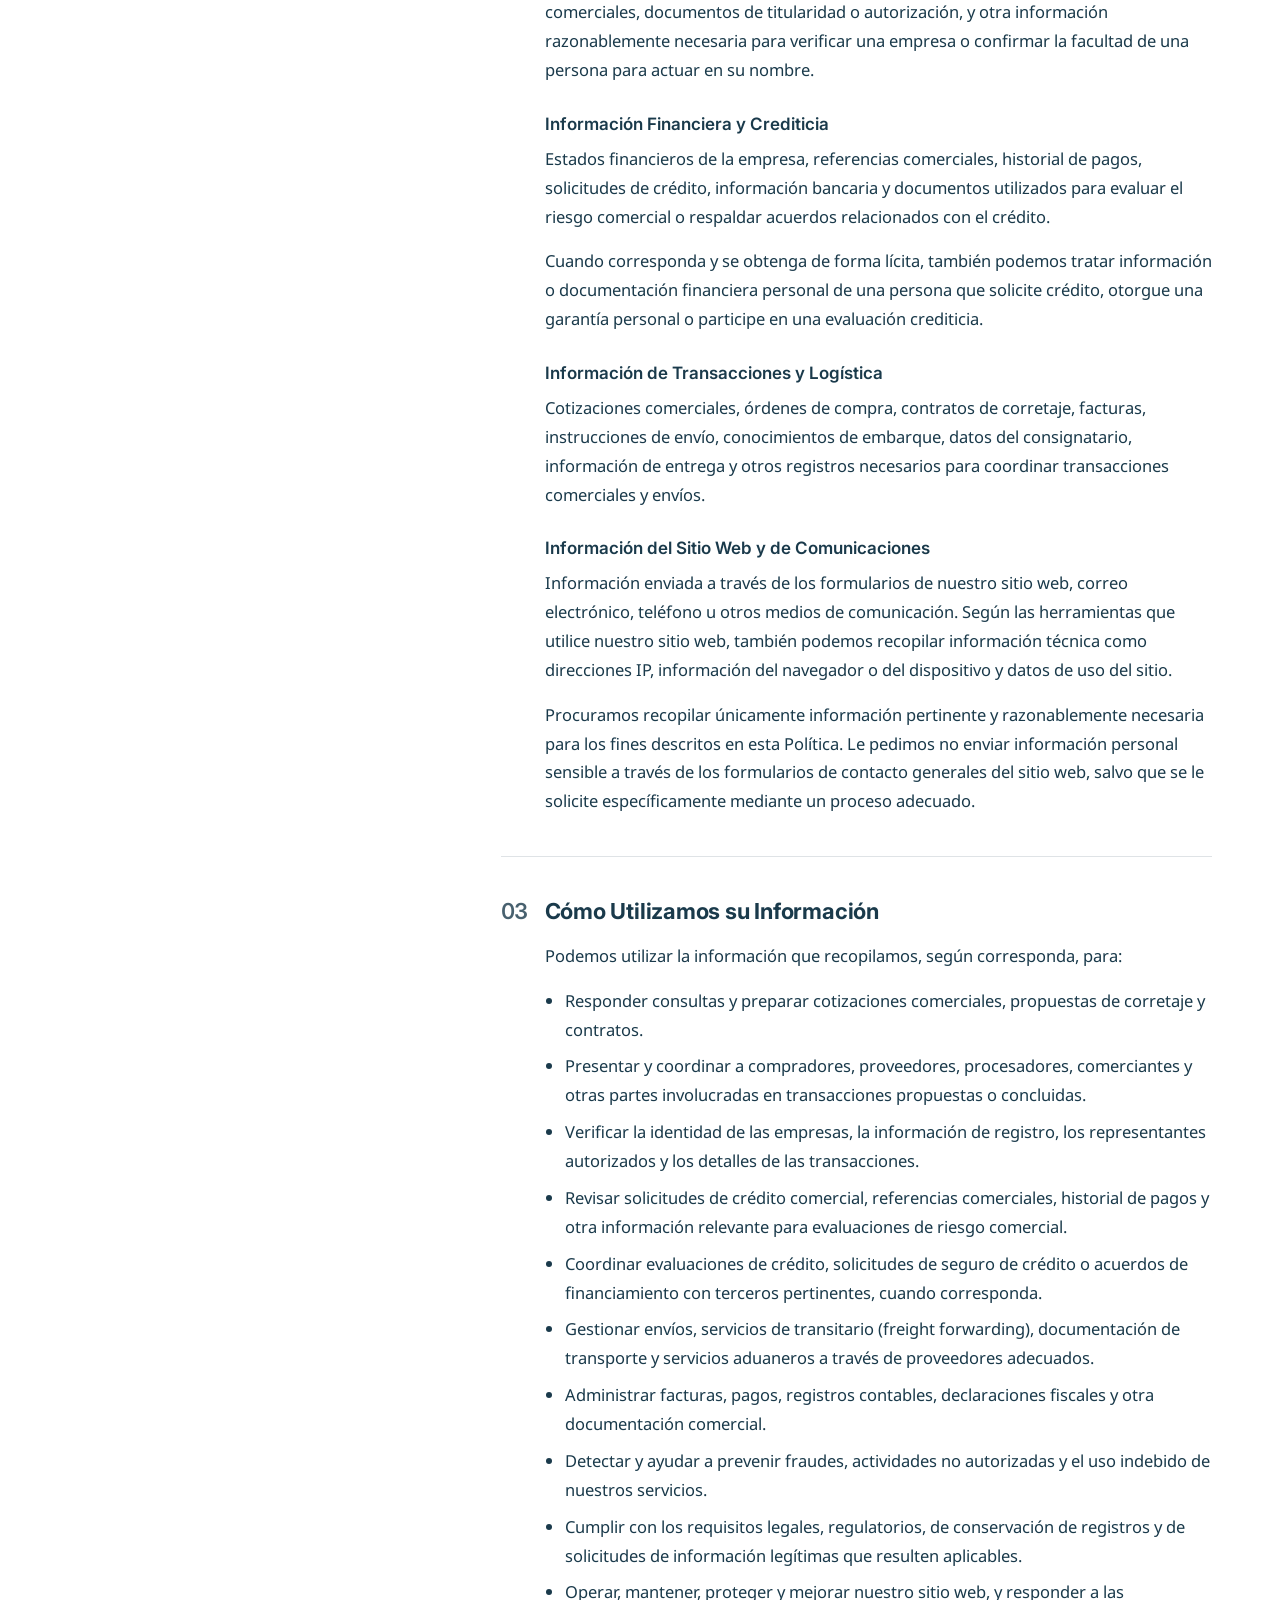
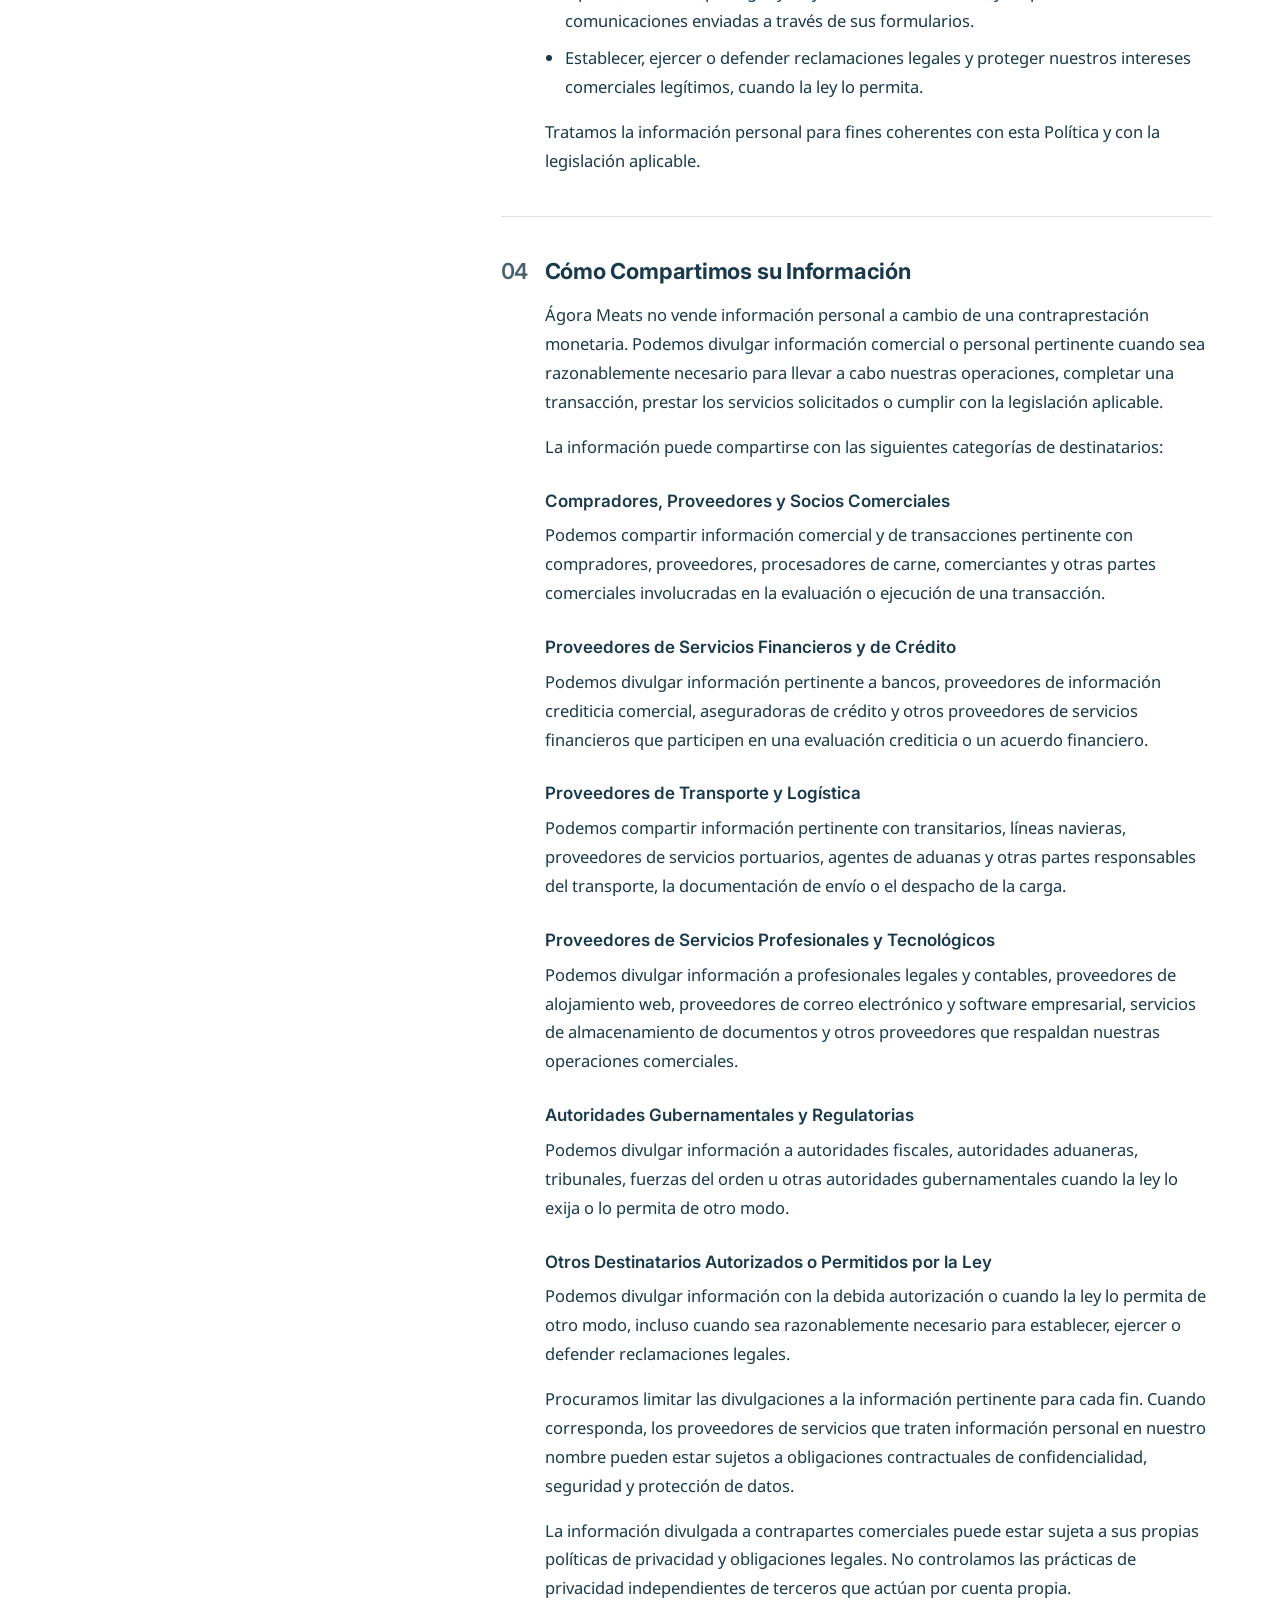
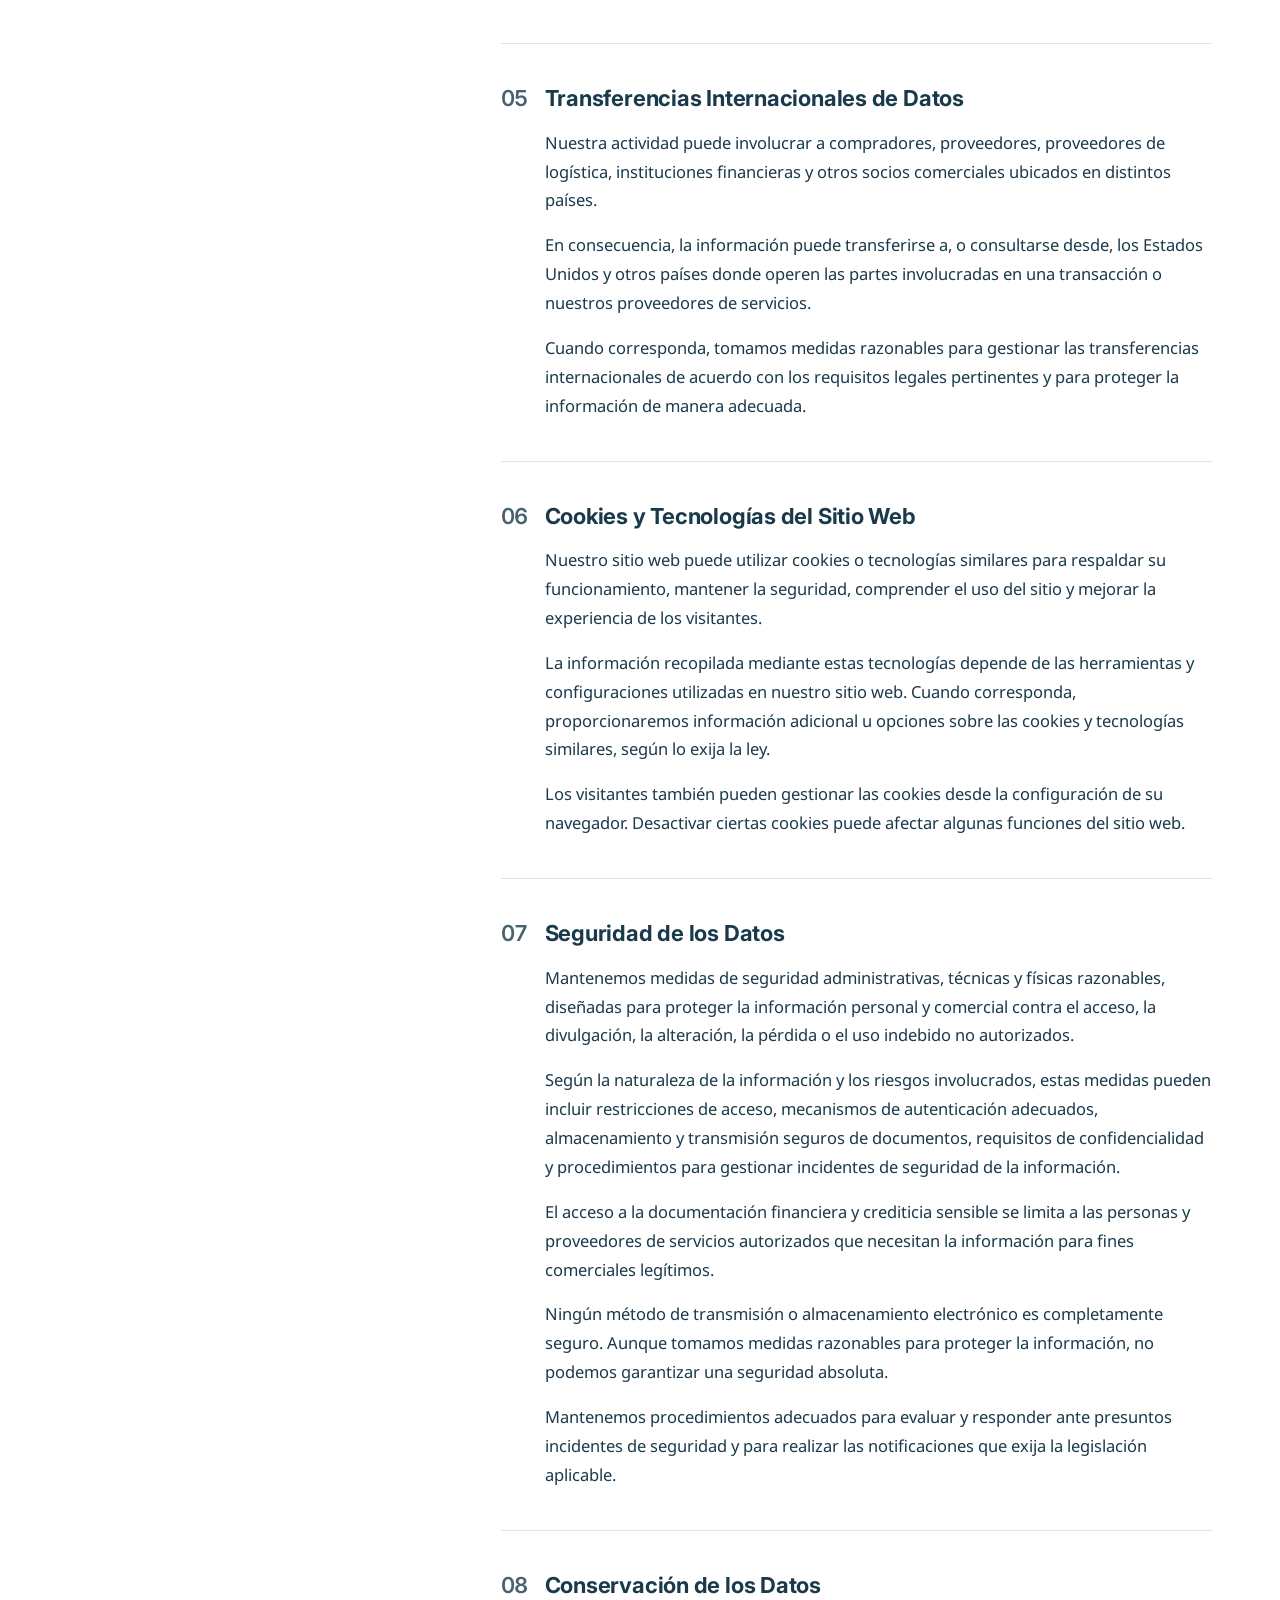
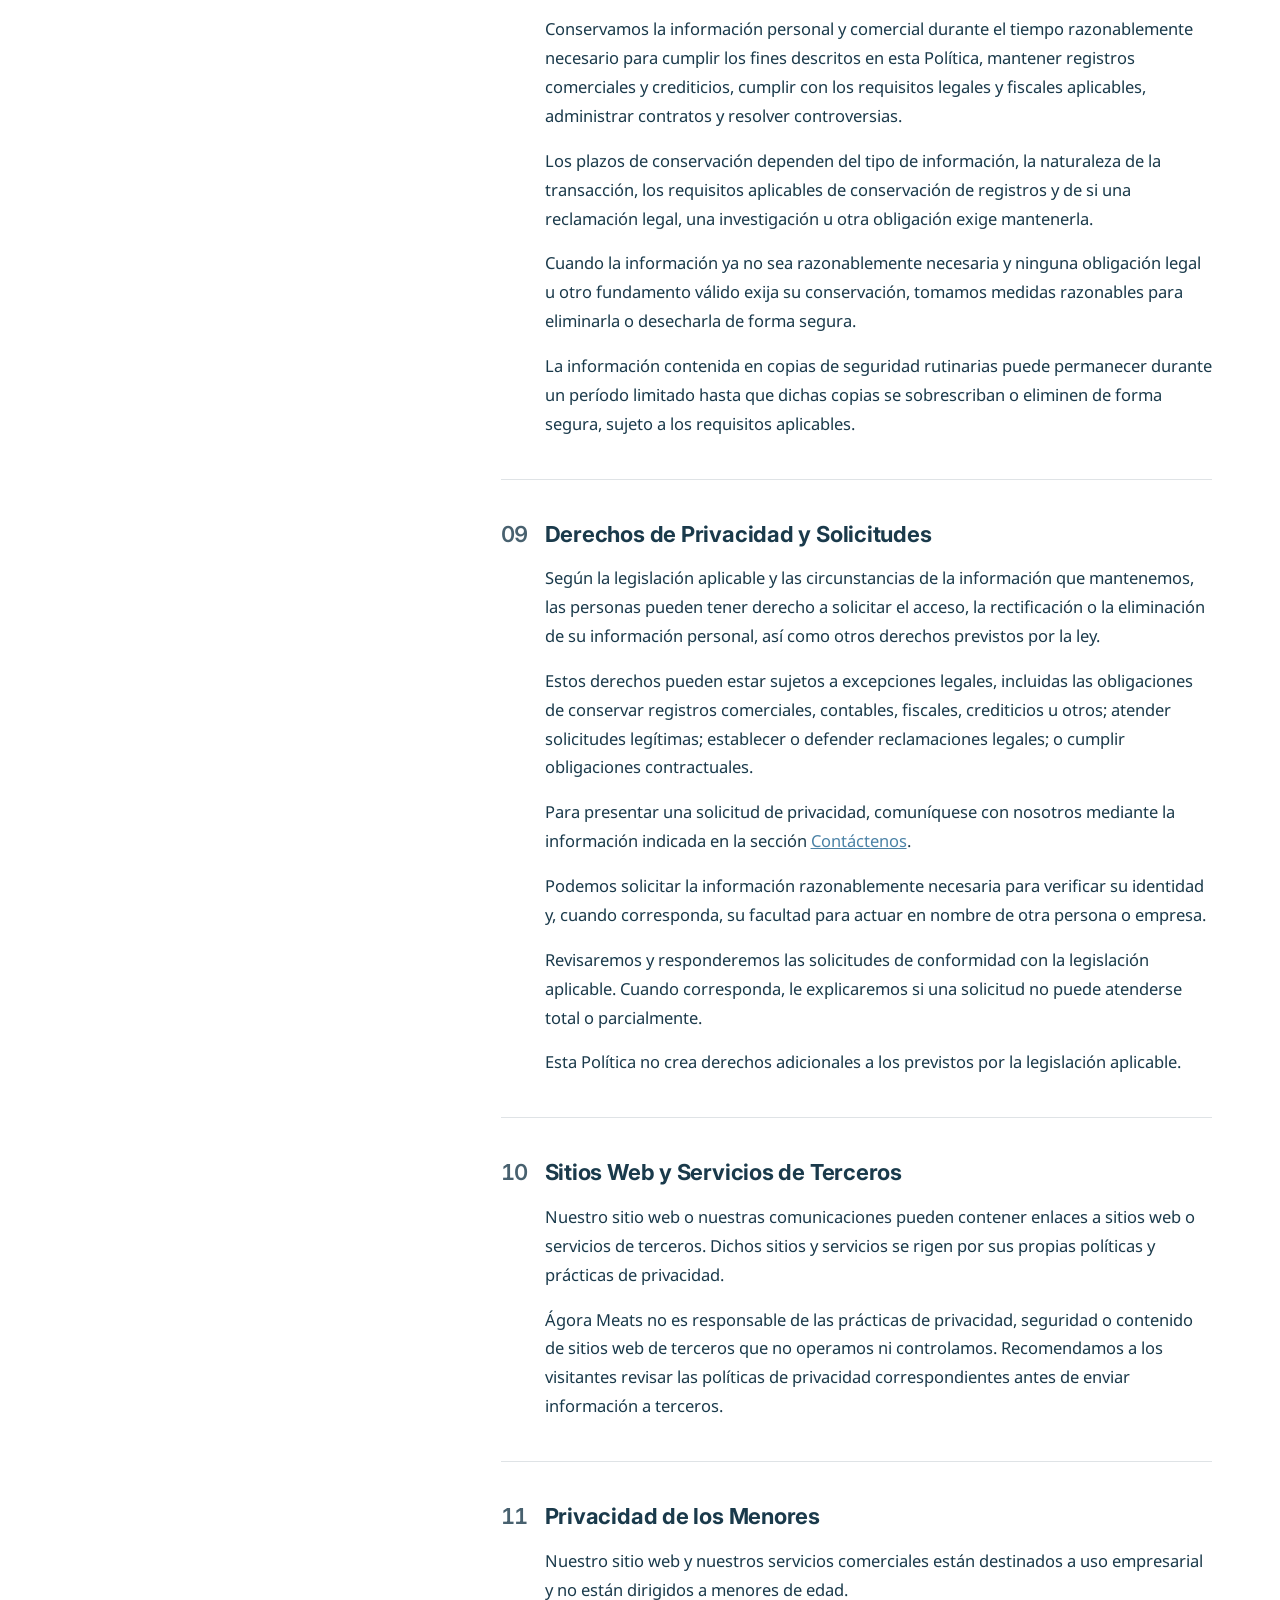
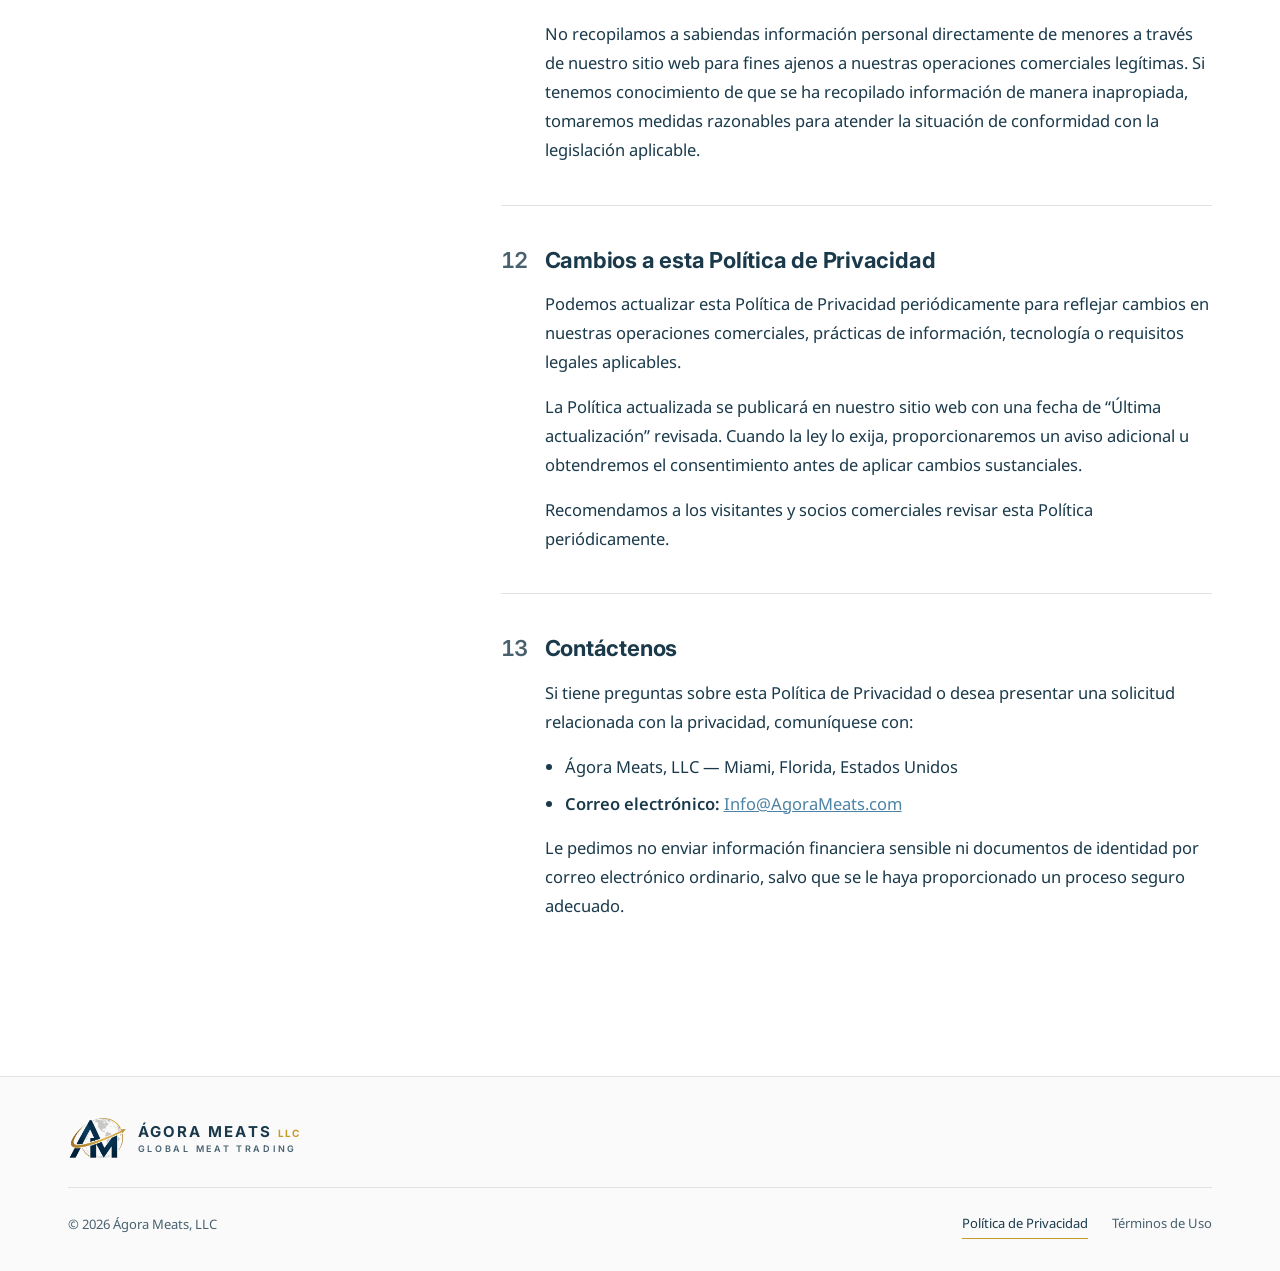
<file: es/privacy.html>
<!doctype html>
<html lang="es">
<head>
<meta charset="utf-8">
<meta name="viewport" content="width=device-width, initial-scale=1">
<title>Política de Privacidad — Ágora Meats, LLC</title>
<meta name="description" content="Cómo Ágora Meats, LLC recopila, utiliza, divulga, conserva y protege la información personal y comercial en nuestro sitio web, consultas comerciales, evaluaciones de crédito comercial y servicios de corretaje de carne.">
<link rel="alternate" hreflang="en" href="../privacy.html">
<link rel="icon" type="image/png" href="../assets/logo-mark.png">
<link rel="preconnect" href="https://fonts.googleapis.com">
<link rel="preconnect" href="https://fonts.gstatic.com" crossorigin>
<link rel="stylesheet" href="https://fonts.googleapis.com/css2?family=Inter:wght@600;700&family=Noto+Sans:wght@400;500;600&display=swap">
<link rel="stylesheet" href="../css/legal.css">
</head>
<body>
<div class="pg">

<header class="hdr">
<div class="wrap hdr-in">
<a class="brand" href="index.html" aria-label="Ágora Meats, LLC">
<img src="../assets/logo-mark.png" alt="" width="62" height="44">
<span><b>ÁGORA MEATS <span>LLC</span></b><small>GLOBAL MEAT TRADING</small></span>
</a>
<nav class="lang" aria-label="English / Español">
<a href="../privacy.html" hreflang="en" lang="en"><svg width="18" height="11" viewBox="0 0 19 10" aria-hidden="true"><rect width="19" height="10" fill="#B22234"/><path d="M0 1.15h19M0 2.7h19M0 4.23h19M0 5.77h19M0 7.3h19M0 8.85h19" stroke="#FFFFFF" stroke-width="0.77"/><rect width="7.6" height="5.38" fill="#3C3B6E"/></svg>English</a>
<i aria-hidden="true"></i>
<a href="../es/privacy.html" hreflang="es" lang="es" class="is-on" aria-current="true"><svg width="18" height="12" viewBox="0 0 3 2" aria-hidden="true"><rect width="3" height="2" fill="#AA151B"/><rect y="0.5" width="3" height="1" fill="#F1BF00"/></svg>Español</a>
</nav>
</div>
</header>

<main>
<section class="lg-hero">
<div class="wrap">
<a class="back" href="index.html">← Volver al inicio</a>
<p class="lbl">Ágora Meats, LLC</p>
<h1>Política de Privacidad</h1>
<p class="lg-meta">Fecha de entrada en vigor: 11 de octubre de 2026 · Última actualización: 11 de octubre de 2026</p>
<p class="lg-intro">Cómo Ágora Meats, LLC recopila, utiliza, divulga, conserva y protege la información personal y comercial en nuestro sitio web, consultas comerciales, evaluaciones de crédito comercial y servicios de corretaje de carne.</p>
</div>
</section>

<div class="lg-body">
<div class="wrap">
<nav class="toc" aria-label="En esta página">
<p class="lbl">En esta página</p>
<ol>
<li><a href="#p-1"><span>01</span>Introducción</a></li>
<li><a href="#p-2"><span>02</span>Información que Recopilamos</a></li>
<li><a href="#p-3"><span>03</span>Cómo Utilizamos su Información</a></li>
<li><a href="#p-4"><span>04</span>Cómo Compartimos su Información</a></li>
<li><a href="#p-5"><span>05</span>Transferencias Internacionales de Datos</a></li>
<li><a href="#p-6"><span>06</span>Cookies y Tecnologías del Sitio Web</a></li>
<li><a href="#p-7"><span>07</span>Seguridad de los Datos</a></li>
<li><a href="#p-8"><span>08</span>Conservación de los Datos</a></li>
<li><a href="#p-9"><span>09</span>Derechos de Privacidad y Solicitudes</a></li>
<li><a href="#p-10"><span>10</span>Sitios Web y Servicios de Terceros</a></li>
<li><a href="#p-11"><span>11</span>Privacidad de los Menores</a></li>
<li><a href="#p-12"><span>12</span>Cambios a esta Política de Privacidad</a></li>
<li><a href="#p-13"><span>13</span>Contáctenos</a></li>
</ol>
</nav>
<div class="lg-content">
<section class="lg-sec" id="p-1">
<h2><span>01</span>Introducción</h2>
<p>Ágora Meats, LLC (“Ágora Meats”, “nosotros” o “nuestro”) respeta su privacidad y se compromete a tratar la información personal y comercial de manera responsable.</p>
<p>Esta Política de Privacidad explica cómo recopilamos, utilizamos, divulgamos, conservamos y protegemos la información cuando usted visita nuestro sitio web, envía una consulta comercial, solicita o participa en una evaluación de crédito comercial, se comunica con nosotros o utiliza nuestros servicios de corretaje de carne y facilitación comercial.</p>
<p>Ágora Meats opera principalmente bajo un modelo de empresa a empresa (B2B), conectando compradores con proveedores y coordinando transacciones comerciales y la logística relacionada. Aunque muchos de los registros que manejamos corresponden a empresas, también podemos tratar información personal de propietarios de negocios, representantes autorizados, garantes y otras personas que participan en nuestras operaciones.</p>
<p>Esta Política se aplica a la información tratada a través de nuestro sitio web, nuestras comunicaciones comerciales y nuestras actividades comerciales. Debe leerse junto con cualquier término contractual aplicable, documento de solicitud de crédito, autorización u otro aviso de privacidad que podamos proporcionar.</p>
</section>
<section class="lg-sec" id="p-2">
<h2><span>02</span>Información que Recopilamos</h2>
<p>Según la naturaleza de nuestra relación y los servicios solicitados, podemos recopilar las siguientes categorías de información:</p>
<h3>Información Comercial y de Contacto</h3>
<p>Nombres de empresas, direcciones comerciales, números de teléfono, correos electrónicos corporativos, y los nombres y datos de contacto de propietarios, representantes autorizados, compradores, proveedores y otros contactos comerciales.</p>
<h3>Verificación Empresarial y Documentación Legal</h3>
<p>Registros de constitución de la empresa, números de identificación fiscal, licencias comerciales, documentos de titularidad o autorización, y otra información razonablemente necesaria para verificar una empresa o confirmar la facultad de una persona para actuar en su nombre.</p>
<h3>Información Financiera y Crediticia</h3>
<p>Estados financieros de la empresa, referencias comerciales, historial de pagos, solicitudes de crédito, información bancaria y documentos utilizados para evaluar el riesgo comercial o respaldar acuerdos relacionados con el crédito.</p>
<p>Cuando corresponda y se obtenga de forma lícita, también podemos tratar información o documentación financiera personal de una persona que solicite crédito, otorgue una garantía personal o participe en una evaluación crediticia.</p>
<h3>Información de Transacciones y Logística</h3>
<p>Cotizaciones comerciales, órdenes de compra, contratos de corretaje, facturas, instrucciones de envío, conocimientos de embarque, datos del consignatario, información de entrega y otros registros necesarios para coordinar transacciones comerciales y envíos.</p>
<h3>Información del Sitio Web y de Comunicaciones</h3>
<p>Información enviada a través de los formularios de nuestro sitio web, correo electrónico, teléfono u otros medios de comunicación. Según las herramientas que utilice nuestro sitio web, también podemos recopilar información técnica como direcciones IP, información del navegador o del dispositivo y datos de uso del sitio.</p>
<p>Procuramos recopilar únicamente información pertinente y razonablemente necesaria para los fines descritos en esta Política. Le pedimos no enviar información personal sensible a través de los formularios de contacto generales del sitio web, salvo que se le solicite específicamente mediante un proceso adecuado.</p>
</section>
<section class="lg-sec" id="p-3">
<h2><span>03</span>Cómo Utilizamos su Información</h2>
<p>Podemos utilizar la información que recopilamos, según corresponda, para:</p>
<ul>
<li>Responder consultas y preparar cotizaciones comerciales, propuestas de corretaje y contratos.</li>
<li>Presentar y coordinar a compradores, proveedores, procesadores, comerciantes y otras partes involucradas en transacciones propuestas o concluidas.</li>
<li>Verificar la identidad de las empresas, la información de registro, los representantes autorizados y los detalles de las transacciones.</li>
<li>Revisar solicitudes de crédito comercial, referencias comerciales, historial de pagos y otra información relevante para evaluaciones de riesgo comercial.</li>
<li>Coordinar evaluaciones de crédito, solicitudes de seguro de crédito o acuerdos de financiamiento con terceros pertinentes, cuando corresponda.</li>
<li>Gestionar envíos, servicios de transitario (freight forwarding), documentación de transporte y servicios aduaneros a través de proveedores adecuados.</li>
<li>Administrar facturas, pagos, registros contables, declaraciones fiscales y otra documentación comercial.</li>
<li>Detectar y ayudar a prevenir fraudes, actividades no autorizadas y el uso indebido de nuestros servicios.</li>
<li>Cumplir con los requisitos legales, regulatorios, de conservación de registros y de solicitudes de información legítimas que resulten aplicables.</li>
<li>Operar, mantener, proteger y mejorar nuestro sitio web, y responder a las comunicaciones enviadas a través de sus formularios.</li>
<li>Establecer, ejercer o defender reclamaciones legales y proteger nuestros intereses comerciales legítimos, cuando la ley lo permita.</li>
</ul>
<p>Tratamos la información personal para fines coherentes con esta Política y con la legislación aplicable.</p>
</section>
<section class="lg-sec" id="p-4">
<h2><span>04</span>Cómo Compartimos su Información</h2>
<p>Ágora Meats no vende información personal a cambio de una contraprestación monetaria. Podemos divulgar información comercial o personal pertinente cuando sea razonablemente necesario para llevar a cabo nuestras operaciones, completar una transacción, prestar los servicios solicitados o cumplir con la legislación aplicable.</p>
<p>La información puede compartirse con las siguientes categorías de destinatarios:</p>
<h3>Compradores, Proveedores y Socios Comerciales</h3>
<p>Podemos compartir información comercial y de transacciones pertinente con compradores, proveedores, procesadores de carne, comerciantes y otras partes comerciales involucradas en la evaluación o ejecución de una transacción.</p>
<h3>Proveedores de Servicios Financieros y de Crédito</h3>
<p>Podemos divulgar información pertinente a bancos, proveedores de información crediticia comercial, aseguradoras de crédito y otros proveedores de servicios financieros que participen en una evaluación crediticia o un acuerdo financiero.</p>
<h3>Proveedores de Transporte y Logística</h3>
<p>Podemos compartir información pertinente con transitarios, líneas navieras, proveedores de servicios portuarios, agentes de aduanas y otras partes responsables del transporte, la documentación de envío o el despacho de la carga.</p>
<h3>Proveedores de Servicios Profesionales y Tecnológicos</h3>
<p>Podemos divulgar información a profesionales legales y contables, proveedores de alojamiento web, proveedores de correo electrónico y software empresarial, servicios de almacenamiento de documentos y otros proveedores que respaldan nuestras operaciones comerciales.</p>
<h3>Autoridades Gubernamentales y Regulatorias</h3>
<p>Podemos divulgar información a autoridades fiscales, autoridades aduaneras, tribunales, fuerzas del orden u otras autoridades gubernamentales cuando la ley lo exija o lo permita de otro modo.</p>
<h3>Otros Destinatarios Autorizados o Permitidos por la Ley</h3>
<p>Podemos divulgar información con la debida autorización o cuando la ley lo permita de otro modo, incluso cuando sea razonablemente necesario para establecer, ejercer o defender reclamaciones legales.</p>
<p>Procuramos limitar las divulgaciones a la información pertinente para cada fin. Cuando corresponda, los proveedores de servicios que traten información personal en nuestro nombre pueden estar sujetos a obligaciones contractuales de confidencialidad, seguridad y protección de datos.</p>
<p>La información divulgada a contrapartes comerciales puede estar sujeta a sus propias políticas de privacidad y obligaciones legales. No controlamos las prácticas de privacidad independientes de terceros que actúan por cuenta propia.</p>
</section>
<section class="lg-sec" id="p-5">
<h2><span>05</span>Transferencias Internacionales de Datos</h2>
<p>Nuestra actividad puede involucrar a compradores, proveedores, proveedores de logística, instituciones financieras y otros socios comerciales ubicados en distintos países.</p>
<p>En consecuencia, la información puede transferirse a, o consultarse desde, los Estados Unidos y otros países donde operen las partes involucradas en una transacción o nuestros proveedores de servicios.</p>
<p>Cuando corresponda, tomamos medidas razonables para gestionar las transferencias internacionales de acuerdo con los requisitos legales pertinentes y para proteger la información de manera adecuada.</p>
</section>
<section class="lg-sec" id="p-6">
<h2><span>06</span>Cookies y Tecnologías del Sitio Web</h2>
<p>Nuestro sitio web puede utilizar cookies o tecnologías similares para respaldar su funcionamiento, mantener la seguridad, comprender el uso del sitio y mejorar la experiencia de los visitantes.</p>
<p>La información recopilada mediante estas tecnologías depende de las herramientas y configuraciones utilizadas en nuestro sitio web. Cuando corresponda, proporcionaremos información adicional u opciones sobre las cookies y tecnologías similares, según lo exija la ley.</p>
<p>Los visitantes también pueden gestionar las cookies desde la configuración de su navegador. Desactivar ciertas cookies puede afectar algunas funciones del sitio web.</p>
</section>
<section class="lg-sec" id="p-7">
<h2><span>07</span>Seguridad de los Datos</h2>
<p>Mantenemos medidas de seguridad administrativas, técnicas y físicas razonables, diseñadas para proteger la información personal y comercial contra el acceso, la divulgación, la alteración, la pérdida o el uso indebido no autorizados.</p>
<p>Según la naturaleza de la información y los riesgos involucrados, estas medidas pueden incluir restricciones de acceso, mecanismos de autenticación adecuados, almacenamiento y transmisión seguros de documentos, requisitos de confidencialidad y procedimientos para gestionar incidentes de seguridad de la información.</p>
<p>El acceso a la documentación financiera y crediticia sensible se limita a las personas y proveedores de servicios autorizados que necesitan la información para fines comerciales legítimos.</p>
<p>Ningún método de transmisión o almacenamiento electrónico es completamente seguro. Aunque tomamos medidas razonables para proteger la información, no podemos garantizar una seguridad absoluta.</p>
<p>Mantenemos procedimientos adecuados para evaluar y responder ante presuntos incidentes de seguridad y para realizar las notificaciones que exija la legislación aplicable.</p>
</section>
<section class="lg-sec" id="p-8">
<h2><span>08</span>Conservación de los Datos</h2>
<p>Conservamos la información personal y comercial durante el tiempo razonablemente necesario para cumplir los fines descritos en esta Política, mantener registros comerciales y crediticios, cumplir con los requisitos legales y fiscales aplicables, administrar contratos y resolver controversias.</p>
<p>Los plazos de conservación dependen del tipo de información, la naturaleza de la transacción, los requisitos aplicables de conservación de registros y de si una reclamación legal, una investigación u otra obligación exige mantenerla.</p>
<p>Cuando la información ya no sea razonablemente necesaria y ninguna obligación legal u otro fundamento válido exija su conservación, tomamos medidas razonables para eliminarla o desecharla de forma segura.</p>
<p>La información contenida en copias de seguridad rutinarias puede permanecer durante un período limitado hasta que dichas copias se sobrescriban o eliminen de forma segura, sujeto a los requisitos aplicables.</p>
</section>
<section class="lg-sec" id="p-9">
<h2><span>09</span>Derechos de Privacidad y Solicitudes</h2>
<p>Según la legislación aplicable y las circunstancias de la información que mantenemos, las personas pueden tener derecho a solicitar el acceso, la rectificación o la eliminación de su información personal, así como otros derechos previstos por la ley.</p>
<p>Estos derechos pueden estar sujetos a excepciones legales, incluidas las obligaciones de conservar registros comerciales, contables, fiscales, crediticios u otros; atender solicitudes legítimas; establecer o defender reclamaciones legales; o cumplir obligaciones contractuales.</p>
<p>Para presentar una solicitud de privacidad, comuníquese con nosotros mediante la información indicada en la sección <a href="#p-13">Contáctenos</a>.</p>
<p>Podemos solicitar la información razonablemente necesaria para verificar su identidad y, cuando corresponda, su facultad para actuar en nombre de otra persona o empresa.</p>
<p>Revisaremos y responderemos las solicitudes de conformidad con la legislación aplicable. Cuando corresponda, le explicaremos si una solicitud no puede atenderse total o parcialmente.</p>
<p>Esta Política no crea derechos adicionales a los previstos por la legislación aplicable.</p>
</section>
<section class="lg-sec" id="p-10">
<h2><span>10</span>Sitios Web y Servicios de Terceros</h2>
<p>Nuestro sitio web o nuestras comunicaciones pueden contener enlaces a sitios web o servicios de terceros. Dichos sitios y servicios se rigen por sus propias políticas y prácticas de privacidad.</p>
<p>Ágora Meats no es responsable de las prácticas de privacidad, seguridad o contenido de sitios web de terceros que no operamos ni controlamos. Recomendamos a los visitantes revisar las políticas de privacidad correspondientes antes de enviar información a terceros.</p>
</section>
<section class="lg-sec" id="p-11">
<h2><span>11</span>Privacidad de los Menores</h2>
<p>Nuestro sitio web y nuestros servicios comerciales están destinados a uso empresarial y no están dirigidos a menores de edad.</p>
<p>No recopilamos a sabiendas información personal directamente de menores a través de nuestro sitio web para fines ajenos a nuestras operaciones comerciales legítimas. Si tenemos conocimiento de que se ha recopilado información de manera inapropiada, tomaremos medidas razonables para atender la situación de conformidad con la legislación aplicable.</p>
</section>
<section class="lg-sec" id="p-12">
<h2><span>12</span>Cambios a esta Política de Privacidad</h2>
<p>Podemos actualizar esta Política de Privacidad periódicamente para reflejar cambios en nuestras operaciones comerciales, prácticas de información, tecnología o requisitos legales aplicables.</p>
<p>La Política actualizada se publicará en nuestro sitio web con una fecha de “Última actualización” revisada. Cuando la ley lo exija, proporcionaremos un aviso adicional u obtendremos el consentimiento antes de aplicar cambios sustanciales.</p>
<p>Recomendamos a los visitantes y socios comerciales revisar esta Política periódicamente.</p>
</section>
<section class="lg-sec" id="p-13">
<h2><span>13</span>Contáctenos</h2>
<p>Si tiene preguntas sobre esta Política de Privacidad o desea presentar una solicitud relacionada con la privacidad, comuníquese con:</p>
<ul>
<li>Ágora Meats, LLC — Miami, Florida, Estados Unidos</li>
<li><strong>Correo electrónico: </strong><a href="mailto:info@agorameats.com">Info@AgoraMeats.com</a></li>
</ul>
<p>Le pedimos no enviar información financiera sensible ni documentos de identidad por correo electrónico ordinario, salvo que se le haya proporcionado un proceso seguro adecuado.</p>
</section>
</div>
</div>
</div>
</main>

<footer class="ftr">
<div class="wrap">
<div class="ftr-in">
<a class="brand" href="index.html" aria-label="Ágora Meats, LLC">
<img src="../assets/logo-mark.png" alt="" width="62" height="44">
<span><b>ÁGORA MEATS <span>LLC</span></b><small>GLOBAL MEAT TRADING</small></span>
</a>
</div>
<div class="ftr-bot"><span>© 2026 Ágora Meats, LLC</span><nav class="legal" aria-label="Legal"><a href="privacy.html" class="is-on" aria-current="page">Política de Privacidad</a><a href="terms.html">Términos de Uso</a></nav></div>
</div>
</footer>

</div>
</body>
</html>
</file>
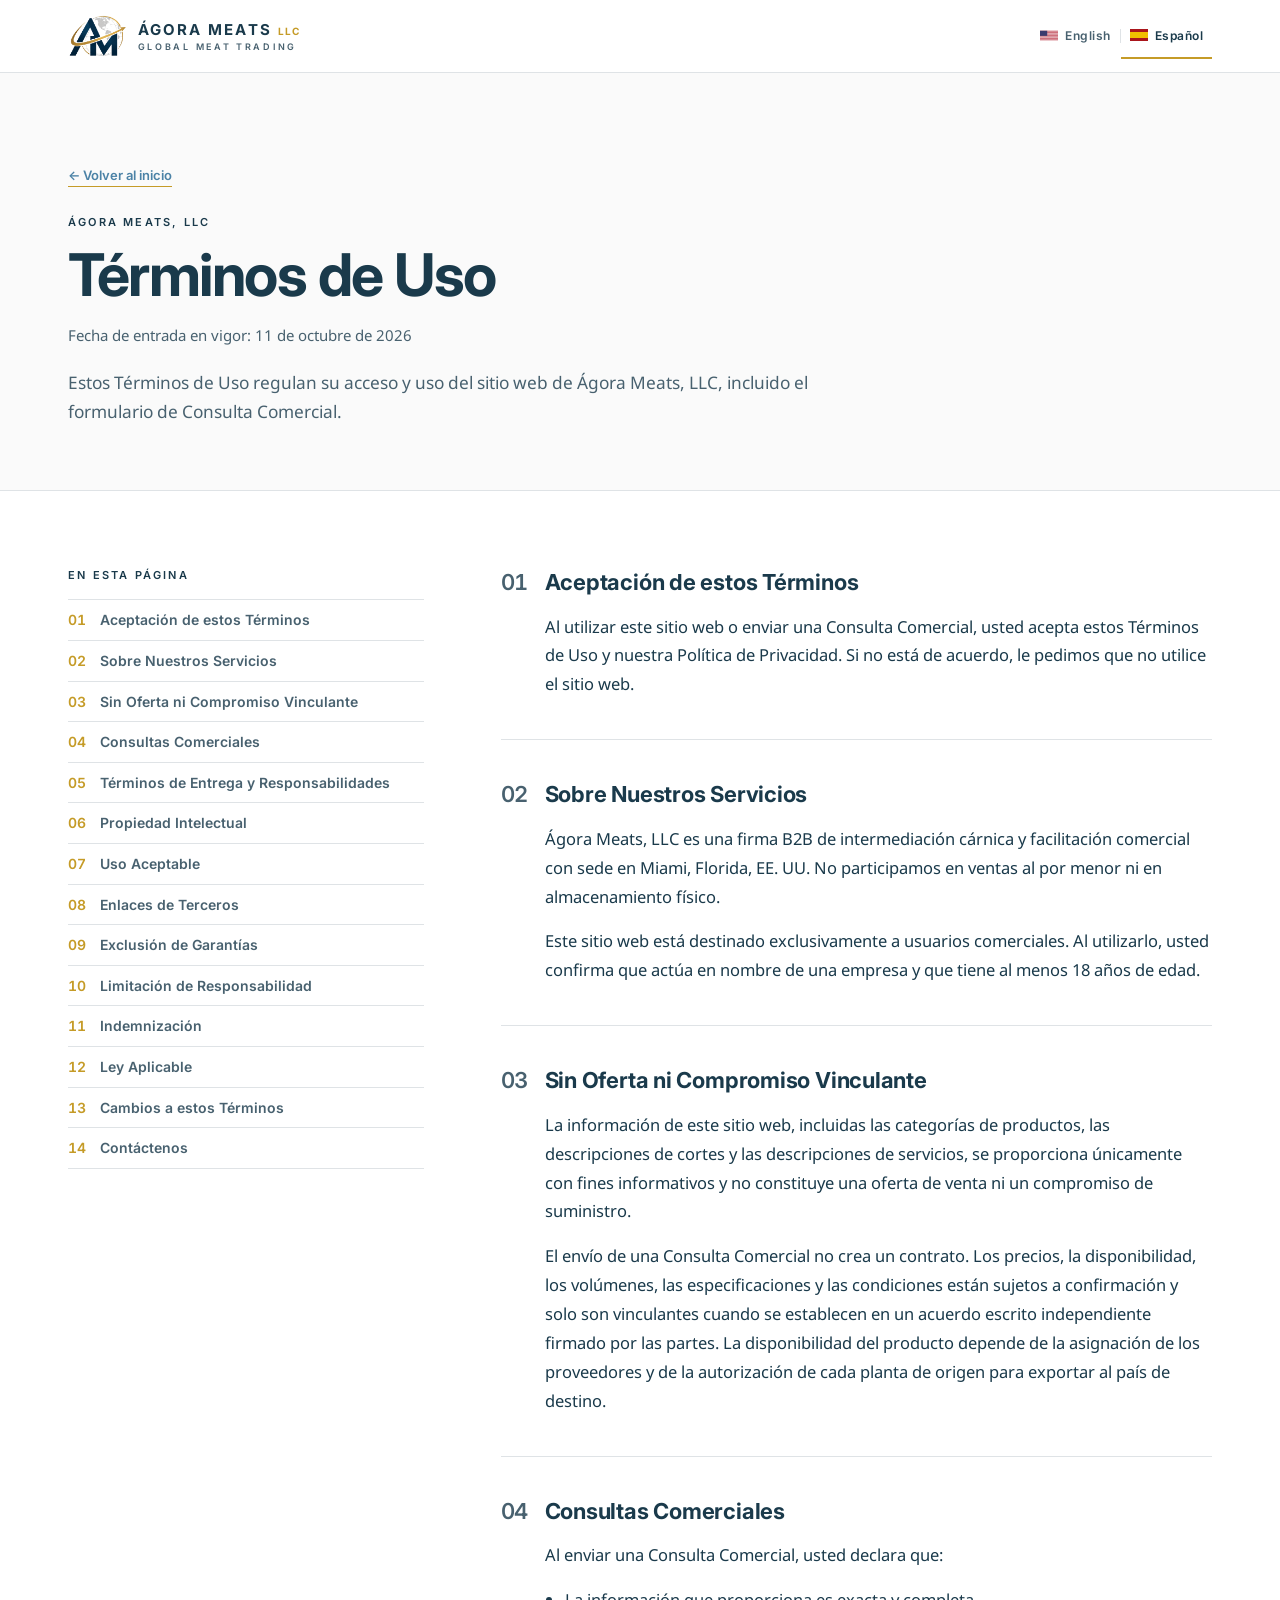
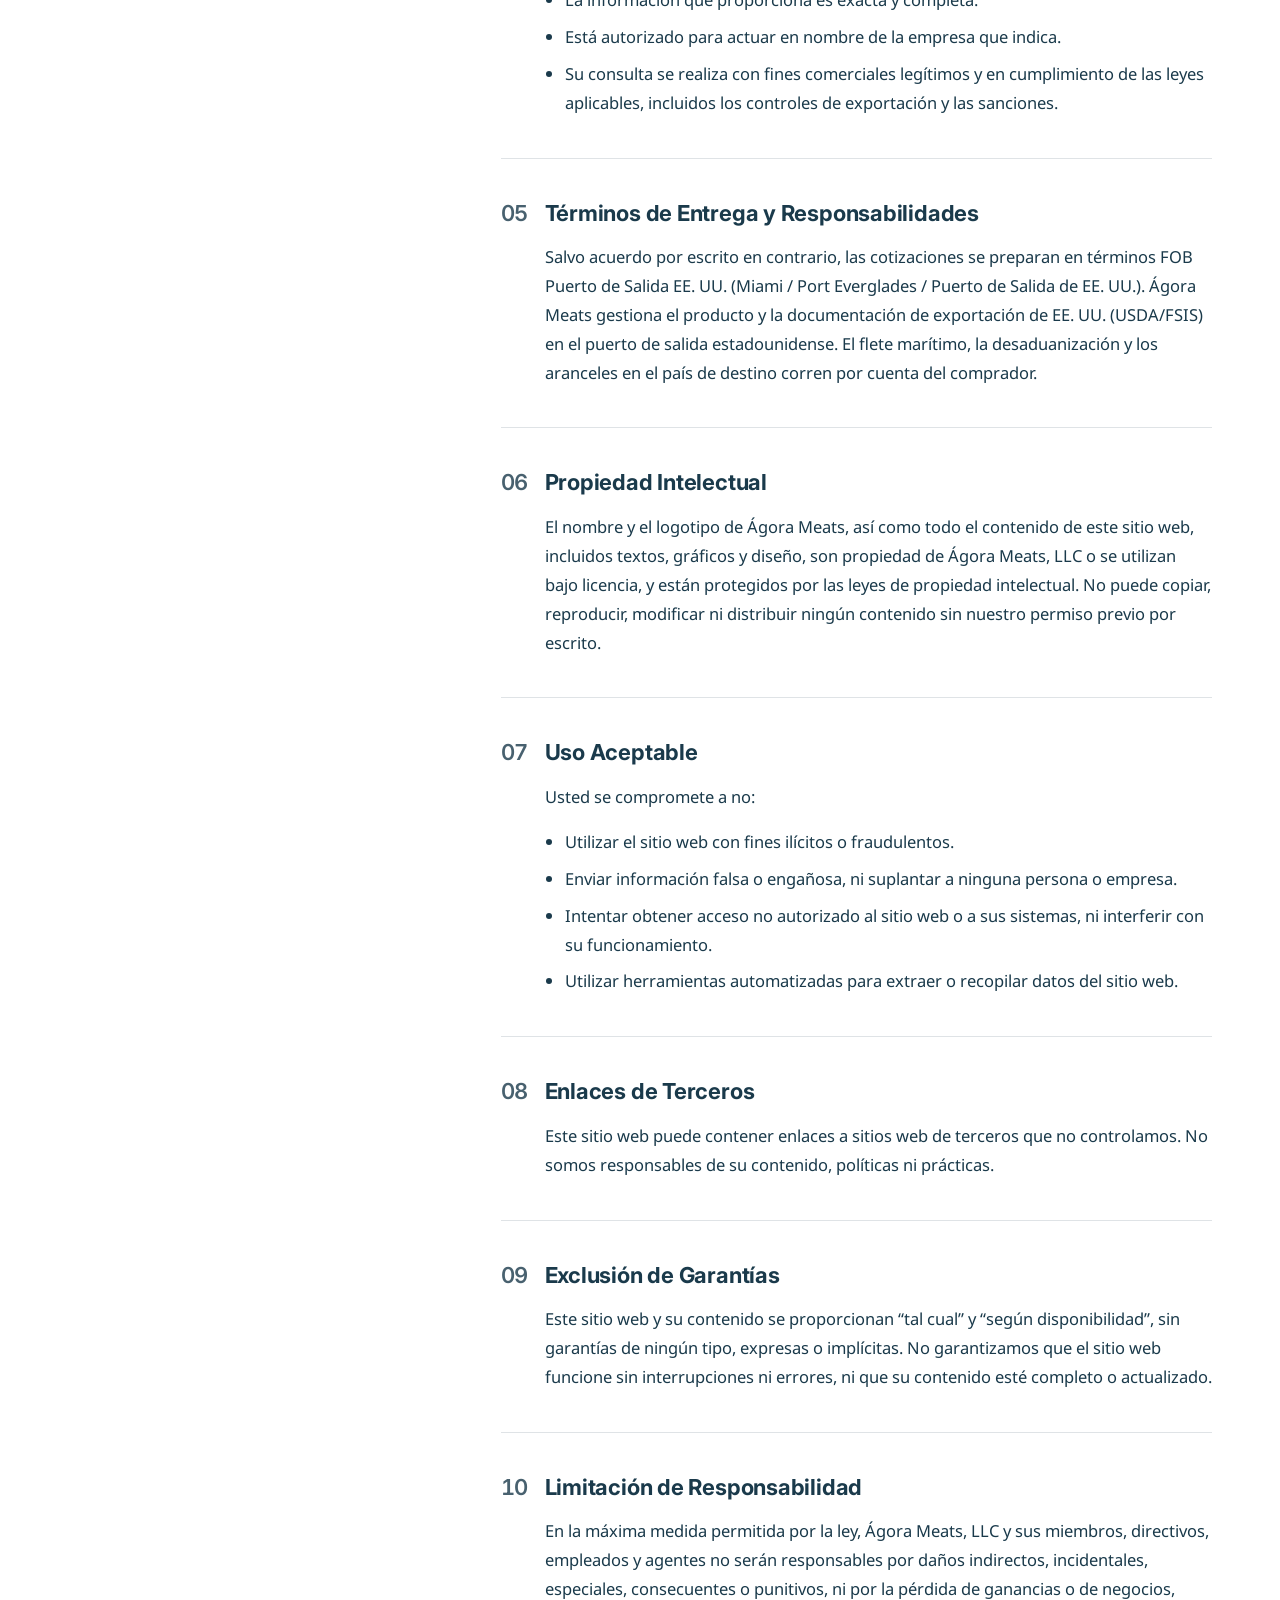
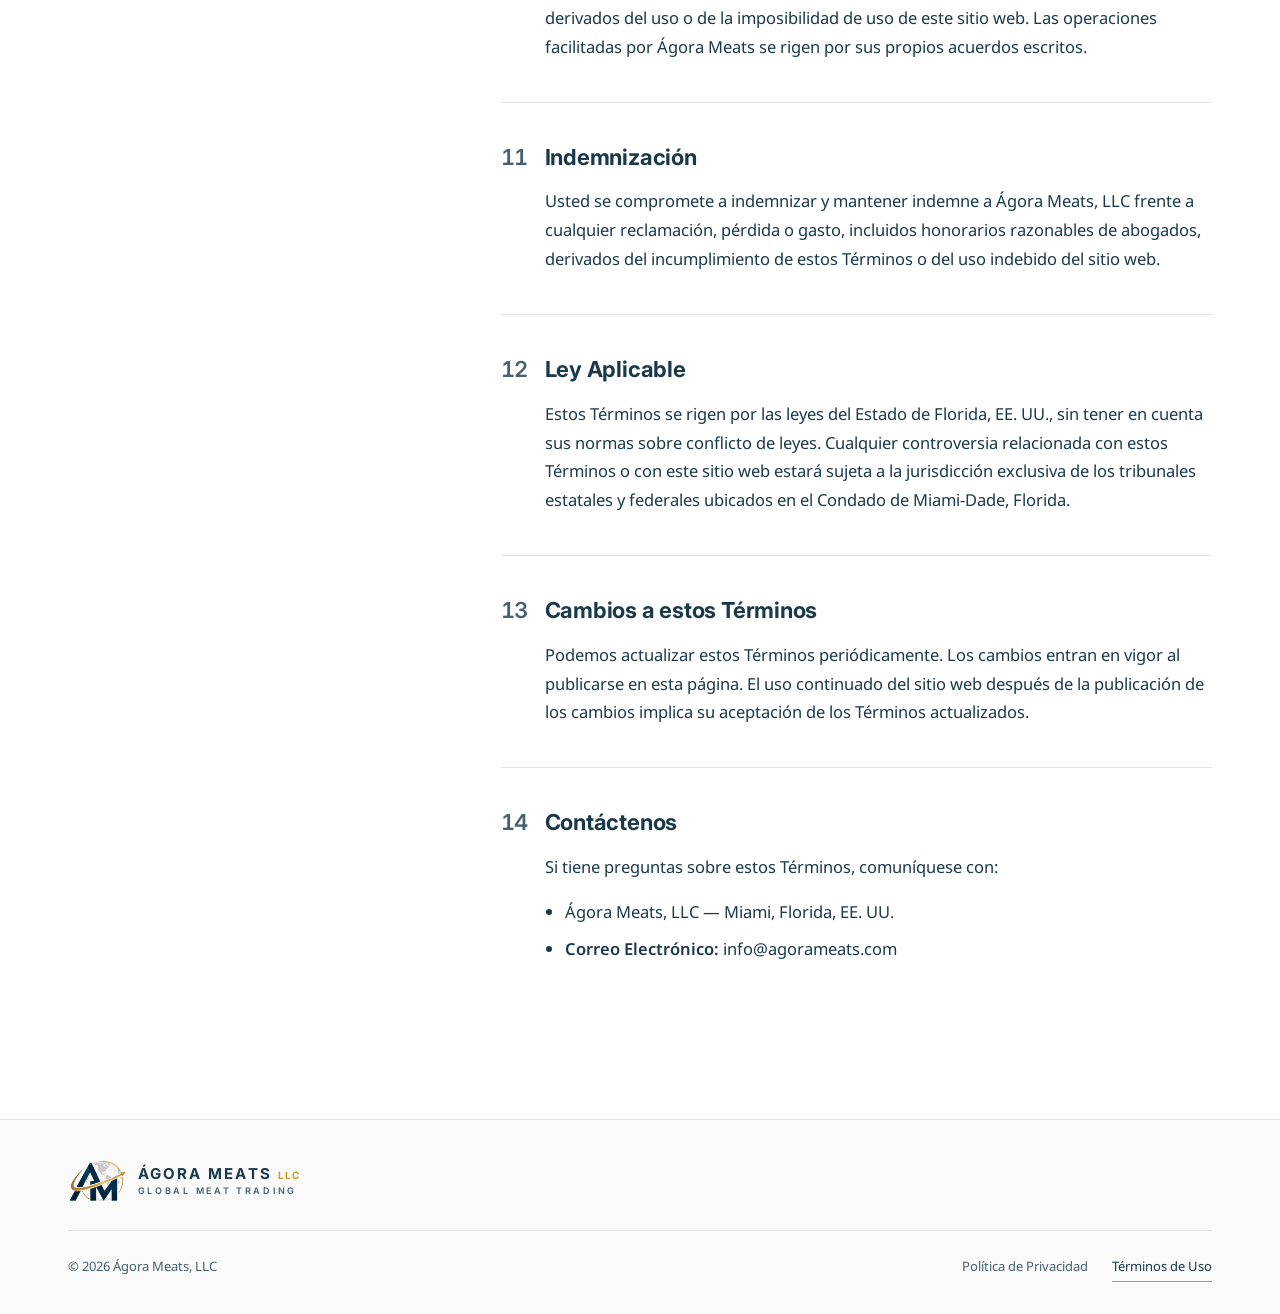
<file: es/terms.html>
<!doctype html>
<html lang="es">
<head>
<meta charset="utf-8">
<meta name="viewport" content="width=device-width, initial-scale=1">
<title>Términos de Uso — Ágora Meats, LLC</title>
<meta name="description" content="Estos Términos de Uso regulan su acceso y uso del sitio web de Ágora Meats, LLC, incluido el formulario de Consulta Comercial.">
<link rel="alternate" hreflang="en" href="../terms.html">
<link rel="icon" type="image/png" href="../assets/logo-mark.png">
<link rel="preconnect" href="https://fonts.googleapis.com">
<link rel="preconnect" href="https://fonts.gstatic.com" crossorigin>
<link rel="stylesheet" href="https://fonts.googleapis.com/css2?family=Inter:wght@600;700&family=Noto+Sans:wght@400;500;600&display=swap">
<link rel="stylesheet" href="../css/legal.css">
</head>
<body>
<div class="pg">

<header class="hdr">
<div class="wrap hdr-in">
<a class="brand" href="index.html" aria-label="Ágora Meats, LLC">
<img src="../assets/logo-mark.png" alt="" width="62" height="44">
<span><b>ÁGORA MEATS <span>LLC</span></b><small>GLOBAL MEAT TRADING</small></span>
</a>
<nav class="lang" aria-label="English / Español">
<a href="../terms.html" hreflang="en" lang="en"><svg width="18" height="11" viewBox="0 0 19 10" aria-hidden="true"><rect width="19" height="10" fill="#B22234"/><path d="M0 1.15h19M0 2.7h19M0 4.23h19M0 5.77h19M0 7.3h19M0 8.85h19" stroke="#FFFFFF" stroke-width="0.77"/><rect width="7.6" height="5.38" fill="#3C3B6E"/></svg>English</a>
<i aria-hidden="true"></i>
<a href="../es/terms.html" hreflang="es" lang="es" class="is-on" aria-current="true"><svg width="18" height="12" viewBox="0 0 3 2" aria-hidden="true"><rect width="3" height="2" fill="#AA151B"/><rect y="0.5" width="3" height="1" fill="#F1BF00"/></svg>Español</a>
</nav>
</div>
</header>

<main>
<section class="lg-hero">
<div class="wrap">
<a class="back" href="index.html">← Volver al inicio</a>
<p class="lbl">Ágora Meats, LLC</p>
<h1>Términos de Uso</h1>
<p class="lg-meta">Fecha de entrada en vigor: 11 de octubre de 2026</p>
<p class="lg-intro">Estos Términos de Uso regulan su acceso y uso del sitio web de Ágora Meats, LLC, incluido el formulario de Consulta Comercial.</p>
</div>
</section>

<div class="lg-body">
<div class="wrap">
<nav class="toc" aria-label="En esta página">
<p class="lbl">En esta página</p>
<ol>
<li><a href="#t-1"><span>01</span>Aceptación de estos Términos</a></li>
<li><a href="#t-2"><span>02</span>Sobre Nuestros Servicios</a></li>
<li><a href="#t-3"><span>03</span>Sin Oferta ni Compromiso Vinculante</a></li>
<li><a href="#t-4"><span>04</span>Consultas Comerciales</a></li>
<li><a href="#t-5"><span>05</span>Términos de Entrega y Responsabilidades</a></li>
<li><a href="#t-6"><span>06</span>Propiedad Intelectual</a></li>
<li><a href="#t-7"><span>07</span>Uso Aceptable</a></li>
<li><a href="#t-8"><span>08</span>Enlaces de Terceros</a></li>
<li><a href="#t-9"><span>09</span>Exclusión de Garantías</a></li>
<li><a href="#t-10"><span>10</span>Limitación de Responsabilidad</a></li>
<li><a href="#t-11"><span>11</span>Indemnización</a></li>
<li><a href="#t-12"><span>12</span>Ley Aplicable</a></li>
<li><a href="#t-13"><span>13</span>Cambios a estos Términos</a></li>
<li><a href="#t-14"><span>14</span>Contáctenos</a></li>
</ol>
</nav>
<div class="lg-content">
<section class="lg-sec" id="t-1">
<h2><span>01</span>Aceptación de estos Términos</h2>
<p>Al utilizar este sitio web o enviar una Consulta Comercial, usted acepta estos Términos de Uso y nuestra Política de Privacidad. Si no está de acuerdo, le pedimos que no utilice el sitio web.</p>


</section>
<section class="lg-sec" id="t-2">
<h2><span>02</span>Sobre Nuestros Servicios</h2>
<p>Ágora Meats, LLC es una firma B2B de intermediación cárnica y facilitación comercial con sede en Miami, Florida, EE. UU. No participamos en ventas al por menor ni en almacenamiento físico.</p>
<p>Este sitio web está destinado exclusivamente a usuarios comerciales. Al utilizarlo, usted confirma que actúa en nombre de una empresa y que tiene al menos 18 años de edad.</p>


</section>
<section class="lg-sec" id="t-3">
<h2><span>03</span>Sin Oferta ni Compromiso Vinculante</h2>
<p>La información de este sitio web, incluidas las categorías de productos, las descripciones de cortes y las descripciones de servicios, se proporciona únicamente con fines informativos y no constituye una oferta de venta ni un compromiso de suministro.</p>
<p>El envío de una Consulta Comercial no crea un contrato. Los precios, la disponibilidad, los volúmenes, las especificaciones y las condiciones están sujetos a confirmación y solo son vinculantes cuando se establecen en un acuerdo escrito independiente firmado por las partes. La disponibilidad del producto depende de la asignación de los proveedores y de la autorización de cada planta de origen para exportar al país de destino.</p>


</section>
<section class="lg-sec" id="t-4">
<h2><span>04</span>Consultas Comerciales</h2>
<p>Al enviar una Consulta Comercial, usted declara que:</p>
<ul>
<li>La información que proporciona es exacta y completa.</li>
<li>Está autorizado para actuar en nombre de la empresa que indica.</li>
<li>Su consulta se realiza con fines comerciales legítimos y en cumplimiento de las leyes aplicables, incluidos los controles de exportación y las sanciones.</li>
</ul>

</section>
<section class="lg-sec" id="t-5">
<h2><span>05</span>Términos de Entrega y Responsabilidades</h2>
<p>Salvo acuerdo por escrito en contrario, las cotizaciones se preparan en términos FOB Puerto de Salida EE. UU. (Miami / Port Everglades / Puerto de Salida de EE. UU.). Ágora Meats gestiona el producto y la documentación de exportación de EE. UU. (USDA/FSIS) en el puerto de salida estadounidense. El flete marítimo, la desaduanización y los aranceles en el país de destino corren por cuenta del comprador.</p>


</section>
<section class="lg-sec" id="t-6">
<h2><span>06</span>Propiedad Intelectual</h2>
<p>El nombre y el logotipo de Ágora Meats, así como todo el contenido de este sitio web, incluidos textos, gráficos y diseño, son propiedad de Ágora Meats, LLC o se utilizan bajo licencia, y están protegidos por las leyes de propiedad intelectual. No puede copiar, reproducir, modificar ni distribuir ningún contenido sin nuestro permiso previo por escrito.</p>


</section>
<section class="lg-sec" id="t-7">
<h2><span>07</span>Uso Aceptable</h2>
<p>Usted se compromete a no:</p>
<ul>
<li>Utilizar el sitio web con fines ilícitos o fraudulentos.</li>
<li>Enviar información falsa o engañosa, ni suplantar a ninguna persona o empresa.</li>
<li>Intentar obtener acceso no autorizado al sitio web o a sus sistemas, ni interferir con su funcionamiento.</li>
<li>Utilizar herramientas automatizadas para extraer o recopilar datos del sitio web.</li>
</ul>

</section>
<section class="lg-sec" id="t-8">
<h2><span>08</span>Enlaces de Terceros</h2>
<p>Este sitio web puede contener enlaces a sitios web de terceros que no controlamos. No somos responsables de su contenido, políticas ni prácticas.</p>


</section>
<section class="lg-sec" id="t-9">
<h2><span>09</span>Exclusión de Garantías</h2>
<p>Este sitio web y su contenido se proporcionan “tal cual” y “según disponibilidad”, sin garantías de ningún tipo, expresas o implícitas. No garantizamos que el sitio web funcione sin interrupciones ni errores, ni que su contenido esté completo o actualizado.</p>


</section>
<section class="lg-sec" id="t-10">
<h2><span>10</span>Limitación de Responsabilidad</h2>
<p>En la máxima medida permitida por la ley, Ágora Meats, LLC y sus miembros, directivos, empleados y agentes no serán responsables por daños indirectos, incidentales, especiales, consecuentes o punitivos, ni por la pérdida de ganancias o de negocios, derivados del uso o de la imposibilidad de uso de este sitio web. Las operaciones facilitadas por Ágora Meats se rigen por sus propios acuerdos escritos.</p>


</section>
<section class="lg-sec" id="t-11">
<h2><span>11</span>Indemnización</h2>
<p>Usted se compromete a indemnizar y mantener indemne a Ágora Meats, LLC frente a cualquier reclamación, pérdida o gasto, incluidos honorarios razonables de abogados, derivados del incumplimiento de estos Términos o del uso indebido del sitio web.</p>


</section>
<section class="lg-sec" id="t-12">
<h2><span>12</span>Ley Aplicable</h2>
<p>Estos Términos se rigen por las leyes del Estado de Florida, EE. UU., sin tener en cuenta sus normas sobre conflicto de leyes. Cualquier controversia relacionada con estos Términos o con este sitio web estará sujeta a la jurisdicción exclusiva de los tribunales estatales y federales ubicados en el Condado de Miami-Dade, Florida.</p>


</section>
<section class="lg-sec" id="t-13">
<h2><span>13</span>Cambios a estos Términos</h2>
<p>Podemos actualizar estos Términos periódicamente. Los cambios entran en vigor al publicarse en esta página. El uso continuado del sitio web después de la publicación de los cambios implica su aceptación de los Términos actualizados.</p>


</section>
<section class="lg-sec" id="t-14">
<h2><span>14</span>Contáctenos</h2>
<p>Si tiene preguntas sobre estos Términos, comuníquese con:</p>
<ul>
<li>Ágora Meats, LLC — Miami, Florida, EE. UU.</li>
<li><strong>Correo Electrónico: </strong>info@agorameats.com</li>
</ul>

</section>
</div>
</div>
</div>
</main>

<footer class="ftr">
<div class="wrap">
<div class="ftr-in">
<a class="brand" href="index.html" aria-label="Ágora Meats, LLC">
<img src="../assets/logo-mark.png" alt="" width="62" height="44">
<span><b>ÁGORA MEATS <span>LLC</span></b><small>GLOBAL MEAT TRADING</small></span>
</a>
</div>
<div class="ftr-bot"><span>© 2026 Ágora Meats, LLC</span><nav class="legal" aria-label="Legal"><a href="privacy.html">Política de Privacidad</a><a href="terms.html" class="is-on" aria-current="page">Términos de Uso</a></nav></div>
</div>
</footer>

</div>
</body>
</html>
</file>
<file: css/main.css>
:root{
  /* Brief palette — Agora Deep Sea #1A3A4B (headings, menu, dark sections) · Miami Trade Blue #4B82A6 (primary buttons, links, interactive accents)
     Compliance White #FAFAFA / #FFFFFF (backgrounds) · Precision Gold #C59B27 (prestige accents, key borders, highlights) */
  --navy:#1A3A4B; --deep:#1A3A4B; --blue:#4B82A6; --gold:#C59B27;
  --ivory:#FFFFFF; --paper:#FAFAFA;
  --blue-hover:color-mix(in srgb, #4B82A6 82%, #1A3A4B);
  --gold-ink:var(--navy); --gold-display:var(--blue);
  --line:color-mix(in srgb, #1A3A4B 14%, #FFFFFF);
  --ink:var(--navy); --muted:color-mix(in srgb, #1A3A4B 80%, #FFFFFF);
  --control:color-mix(in srgb, #1A3A4B 32%, #FFFFFF);
  --on-dark:#FAFAFA; --on-dark-muted:color-mix(in srgb, #FAFAFA 78%, #1A3A4B);
  --gut:clamp(20px,4vw,48px);
  --edge:max(var(--gut), calc((100vw - 1240px) / 2 + var(--gut)));
  --display:Inter, sans-serif; --text:"Noto Sans", sans-serif;
}
body{margin:0;background:var(--paper)}
html{scroll-behavior:smooth}
a{color:var(--blue)} a:hover{color:var(--navy)}
a:focus-visible,button:focus-visible,input:focus-visible,select:focus-visible,textarea:focus-visible,.pill:focus-within{outline:2px solid var(--gold);outline-offset:2px}

.pg{font-family:var(--text);color:var(--ink);background:var(--paper);-webkit-font-smoothing:antialiased}
.pg h1,.pg h2,.pg h3,.pg h4{font-family:var(--display);margin:0;color:var(--navy)}
.pg p{margin:0}
.wrap{max-width:1240px;margin:0 auto;padding-inline:var(--gut);box-sizing:border-box}
.lbl{font:600 11px/1.4 var(--display);letter-spacing:.2em;text-transform:uppercase;color:var(--gold-ink)}
.h2{font:600 clamp(30px,3.3vw,46px)/1.12 var(--display);letter-spacing:-.015em}

.btn{display:inline-flex;align-items:center;justify-content:center;gap:10px;min-height:50px;padding:12px 24px;box-sizing:border-box;line-height:1.25;text-align:center;border-radius:2px;border:1px solid transparent;font:600 13px var(--display);letter-spacing:.06em;text-decoration:none;cursor:pointer;transition:background-color .15s ease,color .15s ease}
.btn-navy{background:var(--blue);color:var(--ivory)} .btn-navy:hover{background:var(--blue-hover);color:var(--ivory)}
.btn-gold{background:var(--gold);color:var(--deep)} .btn-gold:hover{background:color-mix(in srgb, #C59B27 85%, #FFFFFF);color:var(--deep)}
.btn-outline{background:var(--ivory);border-color:var(--navy);color:var(--navy)} .btn-outline:hover{background:var(--navy);color:var(--ivory)}

/* header */
section[id]{scroll-margin-top:80px}
.util{background:var(--paper);border-bottom:1px solid var(--line)}
.util-in{display:flex;justify-content:flex-end;max-width:1360px}
.hdr{position:sticky;top:0;z-index:20;background:rgba(255,255,255,.97);border-bottom:1px solid var(--line)}
.hdr .wrap{max-width:1360px}
.hdr-in{display:flex;align-items:center;gap:24px;height:72px}
.hdr-cta{flex-shrink:0;white-space:nowrap;min-height:44px;padding:0 20px}
.burger{display:none;align-items:center;justify-content:center;width:44px;height:44px;margin-left:8px;padding:0;border:1px solid var(--line);border-radius:2px;background:var(--ivory);color:var(--navy);cursor:pointer;flex-shrink:0}
.drawer{display:none}
.drawer nav{display:flex;flex-direction:column;padding:8px 0 16px}
.drawer nav a{padding:15px 0;border-bottom:1px solid var(--line);font:600 17px/1.3 var(--display);color:var(--ink);text-decoration:none}
.drawer nav a:hover{color:var(--blue)}
.drawer .btn{display:none;width:100%;margin-bottom:24px}
.brand{display:flex;align-items:center;gap:10px;text-decoration:none;color:var(--navy);flex-shrink:0}
.brand img{height:42px;width:auto;display:block}
.brand b{display:block;font:700 15px/1 var(--display);letter-spacing:.14em}
.brand b span{font-size:10px;color:var(--gold);letter-spacing:.1em}
.brand small{display:block;margin-top:5px;font:600 9px/1 var(--display);letter-spacing:.3em;color:var(--muted)}
.menu{display:flex;gap:22px;margin-left:auto;font:600 13px var(--display);white-space:nowrap}
.menu a{color:var(--ink);text-decoration:none;padding:6px 0;border-bottom:1px solid transparent}
.menu a:hover{border-bottom-color:var(--gold);color:var(--navy)}
.lang{display:flex;align-items:center;flex-shrink:0}
.lang button{display:flex;align-items:center;gap:7px;height:40px;white-space:nowrap;padding:0 9px;border:0;border-bottom:2px solid transparent;background:none;font:600 12px var(--display);letter-spacing:.04em;color:var(--muted);cursor:pointer}
.lang button.is-on{color:var(--navy);border-bottom-color:var(--gold)}
.lang i{width:1px;height:14px;background:var(--line)}

/* hero: split screen — headline on ivory, introduction on navy */
.hero{display:grid;grid-template-columns:minmax(0,7fr) minmax(0,5fr);border-bottom:1px solid var(--line)}
.hero-copy{padding:clamp(72px,10vw,148px) clamp(32px,5vw,80px) clamp(64px,8vw,120px) var(--edge);display:flex;flex-direction:column;justify-content:center}
.hero h1{font:600 clamp(42px,5.4vw,78px)/1.02 var(--display);letter-spacing:-.03em;max-width:11em}
.hero h1 em{font-style:normal;color:var(--gold-display)}
.hero-sub{margin-top:32px !important;max-width:34em;font-size:clamp(17px,1.35vw,19px);line-height:1.62;color:var(--muted)}
.welcome{background:var(--deep);color:var(--on-dark);padding:clamp(56px,7vw,104px) var(--edge) clamp(56px,7vw,104px) clamp(32px,4vw,64px);display:flex;flex-direction:column;justify-content:center}
.welcome img{width:112px;height:auto;display:block;background:var(--ivory);padding:10px 12px;box-sizing:content-box}
.welcome h2{margin-top:32px;color:var(--ivory);font:600 24px/1.3 var(--display)}
.welcome p{margin-top:18px !important;font-size:16px;line-height:1.75}
.welcome .btn{align-self:flex-start;margin-top:36px}

/* about: sticky rail + long column */
.about{background:var(--ivory);border-bottom:1px solid var(--line);padding:clamp(72px,9vw,128px) 0}
.about .wrap{display:grid;grid-template-columns:minmax(0,5fr) minmax(0,7fr);gap:clamp(40px,6vw,104px)}
.rail{position:sticky;top:112px;align-self:start}
.rail .h2{margin-top:16px}
.body p{font-size:17px;line-height:1.75}
.body p + p{margin-top:18px}
.body h3{font:600 13px var(--display);letter-spacing:.16em;text-transform:uppercase;margin-bottom:18px}
.mission{margin:56px 0;padding:36px 0 40px;border-top:2px solid var(--navy);border-bottom:1px solid var(--line)}
.mission h3{margin-bottom:0}
.mission p{margin-top:16px !important;font:400 clamp(19px,1.7vw,23px)/1.6 var(--text) !important;color:var(--navy)}
.pillars{margin:0}
.pillars div{display:grid;grid-template-columns:minmax(0,2fr) minmax(0,3fr);gap:24px;padding:22px 0;border-bottom:1px solid var(--line)}
.pillars dt{font:600 17px/1.35 var(--display);color:var(--navy)}
.pillars dd{margin:0;font-size:15px;line-height:1.65;color:var(--muted)}

/* services: navy index rows */
.svc{background:var(--deep);color:var(--on-dark);padding:clamp(72px,9vw,128px) 0}
.svc-head{display:grid;grid-template-columns:minmax(0,7fr) minmax(0,5fr);gap:32px clamp(40px,6vw,96px);align-items:end}
.svc .h2{color:var(--ivory);margin-top:16px}
.svc .lbl{color:var(--gold)}
.svc-head p{font-size:17px;line-height:1.7;color:var(--on-dark-muted)}
.svc ol{list-style:none;margin:72px 0 0;padding:0}
.svc li.svc-row{display:grid;grid-template-columns:72px minmax(0,4fr) minmax(0,7fr);gap:24px clamp(24px,4vw,64px);padding:44px 0;border-top:1px solid rgba(250,250,250,.16)}
.svc li.svc-row:last-child{border-bottom:1px solid rgba(250,250,250,.16)}
.num{font:600 15px/1.5 var(--display);color:var(--gold);font-variant-numeric:tabular-nums}
.svc h3{color:var(--ivory);font:600 22px/1.3 var(--display)}
.svc ul{list-style:none;margin:0;padding:0;display:flex;flex-direction:column;gap:18px}
.svc ul li{font-size:16px;line-height:1.7}
.svc ul strong{color:var(--ivory);font-weight:600}

/* products: narrow intro + tabbed sheet */
.prod{padding:clamp(72px,9vw,128px) 0}
.prod .wrap{display:grid;grid-template-columns:minmax(0,4fr) minmax(0,8fr);gap:clamp(40px,6vw,96px);align-items:start}
.prod-intro .h2{margin-top:16px}
.prod-intro p{margin-top:22px !important;font-size:16px;line-height:1.7;color:var(--muted)}
.usda{display:flex;gap:12px;margin-top:32px;padding-top:22px;border-top:1px solid var(--line);font-size:14px;line-height:1.6;color:var(--ink)}
.usda svg{flex-shrink:0;margin-top:2px}
.tabs{display:flex;flex-wrap:wrap;border-bottom:1px solid var(--line)}
.tab{min-height:52px;padding:0;margin-right:32px;border:0;border-bottom:2px solid transparent;margin-bottom:-1px;background:none;cursor:pointer;font:600 15px var(--display);color:var(--muted)}
.tab.is-on{color:var(--navy);border-bottom-color:var(--blue)}
.sheet{background:var(--ivory);border:1px solid var(--line);border-top:0;padding:clamp(32px,4vw,56px)}
.sheet h3{font:600 clamp(28px,2.8vw,40px)/1.15 var(--display);letter-spacing:-.015em}
.sheet p{margin-top:24px !important;font-size:clamp(17px,1.4vw,20px);line-height:1.7;color:var(--ink);max-width:36em}
.sheet .btn{margin-top:40px}

/* advantage: full-width headline, list offset to the right */
.adv{background:var(--ivory);border-top:1px solid var(--line);padding:clamp(72px,9vw,128px) 0}
.adv .h2{margin-top:16px;max-width:18em}
.adv ol{list-style:none;margin:64px 0 0 calc(100% / 3);padding:0}
.adv ol li{display:grid;grid-template-columns:56px minmax(0,1fr);gap:8px;padding:30px 0;border-top:1px solid var(--line)}
.adv ol li:last-child{border-bottom:1px solid var(--line)}
.adv ol h3{font:600 20px/1.3 var(--display)}
.adv ol p{margin-top:10px !important;font-size:16px;line-height:1.7;color:var(--muted);max-width:40em}

/* contact: full-bleed split */
.contact{display:grid;grid-template-columns:minmax(0,5fr) minmax(0,7fr)}
.c-info{background:var(--deep);color:var(--on-dark-muted);padding:clamp(64px,8vw,120px) clamp(32px,4vw,72px) clamp(64px,8vw,120px) var(--edge)}
.c-info .lbl{color:var(--gold)}
.c-info .h2{color:var(--ivory);margin-top:16px}
.c-info h3{margin-top:36px;color:var(--ivory);font:600 17px var(--display)}
.c-info p{margin-top:12px !important;font-size:16px;line-height:1.7}
.c-info dl{margin:44px 0 0}
.c-info dl div{padding:18px 0;border-top:1px solid rgba(250,250,250,.16)}
.c-info dt{font-size:13px;color:var(--on-dark-muted)}
.c-info dd{margin:6px 0 0;display:flex;flex-direction:column;gap:4px;font-size:16px;color:var(--ivory)}
.c-info dd a{color:var(--ivory);text-decoration:none;border-bottom:1px solid rgba(197,155,39,.75);align-self:flex-start}
.c-info dd a:hover{color:var(--gold)}
.c-form{background:var(--paper);padding:clamp(56px,7vw,112px) var(--edge) clamp(56px,7vw,112px) clamp(32px,4vw,72px)}
.c-form form{max-width:700px}
.c-form fieldset{border:0;margin:0;padding:0 0 36px;min-width:0}
.c-form fieldset + fieldset{padding-top:32px;border-top:1px solid var(--line)}
.c-form legend{padding:0;font:600 15px var(--display);color:var(--navy)}
.fgrid{display:grid;grid-template-columns:repeat(auto-fit,minmax(220px,1fr));gap:18px 20px;margin-top:22px}
.f{display:flex;flex-direction:column;gap:8px;font-size:14px;font-weight:500;color:var(--ink)}
.f.solo{margin-top:22px}
.field{width:100%;box-sizing:border-box;height:48px;padding:0 14px;border:1px solid var(--control);border-radius:2px;background:var(--ivory);font:400 15px/1.4 var(--text);color:var(--ink)}
.field:disabled{background:color-mix(in srgb, #1A3A4B 7%, #FAFAFA);color:var(--muted)}
textarea.field{height:auto;padding:12px 14px;resize:vertical}
.q{margin:24px 0 10px;font-size:14px;font-weight:500}
.sub{margin-top:24px;font:600 13px var(--display);color:var(--navy)}
.pills{display:flex;flex-wrap:wrap;gap:8px}
.sr{position:absolute;opacity:0;width:1px;height:1px;margin:0;pointer-events:none}
.pill{position:relative;display:inline-flex;align-items:center;min-height:44px;padding:8px 18px;box-sizing:border-box;border:1px solid var(--control);border-radius:2px;background:var(--ivory);color:var(--navy);cursor:pointer;font-size:14px;font-weight:500;line-height:1.4}
.pill.is-on{background:var(--blue);border-color:var(--blue);color:var(--ivory)}
.inline{display:flex;flex-wrap:wrap;gap:12px;align-items:flex-end;margin-top:18px}
.inline .f{flex:1 1 240px}
.inline select{flex:0 1 180px}
.check{display:flex;gap:12px;align-items:flex-start;padding:14px 16px;border:1px solid var(--control);border-radius:2px;background:var(--ivory);cursor:pointer;font-size:14px;line-height:1.5}
.check input{width:18px;height:18px;margin:1px 0 0;accent-color:var(--blue);flex-shrink:0}
.fine{margin-top:12px !important;font-size:13px;line-height:1.6;color:var(--muted);font-style:italic}
.send{display:flex;flex-wrap:wrap;gap:16px;align-items:center;justify-content:flex-start;padding-top:28px;border-top:1px solid var(--line)}
.send .btn{min-height:56px;padding:14px 32px}
.sent{max-width:600px;padding:24px 0;outline:none}
.sent h3{margin-top:24px;font:700 clamp(26px,2.4vw,32px)/1.2 var(--display);letter-spacing:-.015em;color:var(--navy)}
.sent p{margin-top:16px !important;font-size:17px;line-height:1.7;color:var(--muted)}
.sent .btn{margin-top:32px}

/* footer */
.ftr{padding:48px 0 32px}
.ftr-in{display:flex;flex-wrap:wrap;gap:24px 48px;justify-content:space-between;align-items:center}
.ftr nav{display:flex;flex-wrap:wrap;gap:10px 28px;font:600 13px var(--display)}
.ftr nav a{color:var(--ink);text-decoration:none}
.ftr nav a:hover{color:var(--gold-ink)}
.ftr-bot{display:flex;flex-wrap:wrap;justify-content:space-between;align-items:center;gap:12px 24px;margin-top:36px;padding-top:20px;border-top:1px solid var(--line);font-size:13px;color:var(--muted)}
.legal{display:flex;flex-wrap:wrap;gap:8px 24px}
.legal a{color:var(--muted);text-decoration:none;padding:6px 0;border-bottom:1px solid transparent}
.legal a:hover{color:var(--navy);border-bottom-color:var(--gold)}

/* header: full menu only where it fits — Spanish labels are longer, so they collapse sooner */
@media (max-width:1279px){
  .hdr .menu{display:none}
  .hdr .hdr-cta{margin-left:auto}
  .hdr .burger{display:flex}
  .hdr .drawer.is-open{display:block;border-top:1px solid var(--line);max-height:calc(100vh - 72px);overflow-y:auto}
}
@media (max-width:1439px){
  .hdr.is-es .menu{display:none}
  .hdr.is-es .hdr-cta{margin-left:auto}
  .hdr.is-es .burger{display:flex}
  .hdr.is-es .drawer.is-open{display:block;border-top:1px solid var(--line);max-height:calc(100vh - 72px);overflow-y:auto}
}
@media (max-width:1100px){
  .hero{grid-template-columns:minmax(0,1fr) minmax(0,1fr)}
  .svc li.svc-row{grid-template-columns:56px minmax(0,1fr)}
  .svc li.svc-row ul{grid-column:2}
  .adv ol{margin-left:calc(100% / 6)}
}
@media (max-width:900px){
  .hero,.contact,.about .wrap,.svc-head,.prod .wrap{grid-template-columns:minmax(0,1fr)}
  .hero-copy,.welcome,.c-info,.c-form{padding-inline:var(--gut)}
  .hero-copy{padding-block:64px 56px}
  .welcome{padding-block:56px}
  .rail{position:static}
  .adv ol{margin-left:0}
  .svc ol{margin-top:48px}
  .adv ol{margin-top:40px}
  .sheet{padding:28px 24px}
}
@media (max-width:640px){
  .hdr-in{height:64px;gap:12px}
  .hdr .hdr-cta{display:none}
  .hdr .burger{margin-left:auto}
  .drawer .btn{display:flex}
  .hdr .drawer.is-open,.hdr.is-es .drawer.is-open{max-height:calc(100vh - 64px)}
  section[id]{scroll-margin-top:72px}
  .brand img{height:36px}
  .brand b{font-size:13px}
  .brand small{font-size:8px;letter-spacing:.24em}
  .hero h1{font-size:clamp(34px,10vw,44px);letter-spacing:-.025em}
  .svc li.svc-row{grid-template-columns:minmax(0,1fr);gap:10px;padding:32px 0}
  .svc li.svc-row ul{grid-column:auto}
  .pillars div{grid-template-columns:minmax(0,1fr);gap:4px}
  .adv ol li{grid-template-columns:40px minmax(0,1fr)}
  .tab{margin-right:20px;font-size:14px}
  .welcome .btn,.sheet .btn,.send .btn{width:100%}
  .send{justify-content:stretch}
  .inline select{flex:1 1 100%}
}
@media (max-width:360px){
  .brand small{display:none}
  .lang button{padding:0 6px}
}

/* static-site additions */
.lang a{display:flex;align-items:center;gap:7px;height:40px;padding:0 9px;white-space:nowrap;border-bottom:2px solid transparent;font:600 12px var(--display);letter-spacing:.04em;color:var(--muted);text-decoration:none}
.lang a.is-on{color:var(--navy);border-bottom-color:var(--gold)}
.lang a:hover{color:var(--navy)}
[hidden]{display:none !important}
.form-error{margin:0 0 16px !important;font-size:14px;font-weight:600;color:var(--navy)}
.btn[disabled]{opacity:.6;cursor:wait}
</file>
<file: css/legal.css>
:root{
  /* Brief palette: Deep Sea #1A3A4B · Miami Trade Blue #4B82A6 · Compliance White #FAFAFA/#FFFFFF · Precision Gold #C59B27 */
  --navy:#1A3A4B; --blue:#4B82A6; --gold:#C59B27; --ivory:#FAFAFA; --white:#FFFFFF;
  --line:color-mix(in srgb, #1A3A4B 14%, #FFFFFF); --ink:var(--navy); --muted:color-mix(in srgb, #1A3A4B 80%, #FFFFFF);
  --gut:clamp(20px,4vw,48px);
  --display:Inter, sans-serif; --text:"Noto Sans", sans-serif;
}
body{margin:0;background:var(--ivory)}
html{scroll-behavior:smooth}
a{color:var(--blue)} a:hover{color:var(--navy)}
a:focus-visible,button:focus-visible{outline:2px solid var(--gold);outline-offset:2px}
.pg{font-family:var(--text);color:var(--ink);background:var(--ivory);-webkit-font-smoothing:antialiased}
.pg h1,.pg h2,.pg h3{font-family:var(--display);margin:0;color:var(--navy)}
.pg p{margin:0}
.wrap{max-width:1240px;margin:0 auto;padding-inline:var(--gut);box-sizing:border-box}
.lbl{font:600 11px/1.4 var(--display);letter-spacing:.2em;text-transform:uppercase;color:var(--navy)}

/* header */
.hdr{position:sticky;top:0;z-index:20;background:rgba(255,255,255,.97);border-bottom:1px solid var(--line)}
.hdr-in{display:flex;align-items:center;justify-content:space-between;gap:16px;height:72px}
.brand{display:flex;align-items:center;gap:10px;text-decoration:none;color:var(--navy);flex-shrink:0}
.brand img{height:42px;width:auto;display:block}
.brand b{display:block;font:700 15px/1 var(--display);letter-spacing:.14em}
.brand b span{font-size:10px;color:var(--gold);letter-spacing:.1em}
.brand small{display:block;margin-top:5px;font:600 9px/1 var(--display);letter-spacing:.3em;color:var(--muted)}
.lang{display:flex;align-items:center;flex-shrink:0}
.lang button{display:flex;align-items:center;gap:7px;height:44px;padding:0 9px;white-space:nowrap;border:0;border-bottom:2px solid transparent;background:none;font:600 12px var(--display);letter-spacing:.04em;color:var(--muted);cursor:pointer}
.lang button.is-on{color:var(--navy);border-bottom-color:var(--gold)}
.lang i{width:1px;height:14px;background:var(--line)}

/* title band */
.lg-hero{border-bottom:1px solid var(--line);padding:clamp(56px,7vw,104px) 0 clamp(40px,5vw,64px)}
.back{display:inline-block;margin-bottom:28px;font:600 13px var(--display);color:var(--blue);text-decoration:none;border-bottom:1px solid var(--gold);padding-bottom:3px}
.lg-hero h1{margin-top:14px;font:700 clamp(36px,4.6vw,64px)/1.04 var(--display);letter-spacing:-.025em}
.lg-meta{margin-top:20px !important;font-size:15px;color:var(--muted)}
.lg-intro{margin-top:24px !important;max-width:46em;font-size:clamp(17px,1.35vw,19px);line-height:1.65;color:var(--muted)}

/* body: sticky contents + text column */
.lg-body{background:var(--white);padding:clamp(48px,6vw,88px) 0 clamp(72px,9vw,120px)}
.lg-body .wrap{display:grid;grid-template-columns:minmax(0,4fr) minmax(0,8fr);gap:clamp(40px,6vw,96px);align-items:start}
.toc{position:sticky;top:104px}
.toc ol{list-style:none;margin:16px 0 0;padding:0;border-top:1px solid var(--line)}
.toc li a{display:grid;grid-template-columns:32px minmax(0,1fr);padding:10px 0;border-bottom:1px solid var(--line);font:600 14px/1.4 var(--display);color:var(--muted);text-decoration:none}
.toc li a:hover{color:var(--navy)}
.toc li a span{font-weight:600;color:var(--gold);font-variant-numeric:tabular-nums}
.lg-content{max-width:760px}
.lg-sec{padding:0 0 40px;scroll-margin-top:96px}
.lg-sec + .lg-sec{padding-top:40px;border-top:1px solid var(--line)}
.lg-sec h2{display:grid;grid-template-columns:44px minmax(0,1fr);font:700 22px/1.3 var(--display);letter-spacing:-.01em}
.lg-sec h2 span{font-weight:600;color:var(--muted);font-variant-numeric:tabular-nums}
.lg-sec p,.lg-sec ul{margin-top:16px !important;margin-left:44px !important;font-size:16.5px;line-height:1.75}
.lg-sec ul{padding-left:20px;margin-bottom:0}
.lg-sec li + li{margin-top:8px}
.lg-sec strong{font-weight:600}
.lg-sec h3{margin:28px 0 0 44px;font:600 17px/1.4 var(--display);color:var(--navy)}
.lg-sec h3 + p{margin-top:8px !important}

/* footer */
.ftr{border-top:1px solid var(--line);padding:40px 0 32px}
.ftr-in{display:flex;flex-wrap:wrap;gap:20px 40px;justify-content:space-between;align-items:center}
.ftr-bot{display:flex;flex-wrap:wrap;justify-content:space-between;align-items:center;gap:12px 24px;margin-top:28px;padding-top:20px;border-top:1px solid var(--line);font-size:13px;color:var(--muted)}
.legal{display:flex;flex-wrap:wrap;gap:8px 24px}
.legal a{color:var(--muted);text-decoration:none;padding:6px 0;border-bottom:1px solid transparent}
.legal a:hover,.legal a.is-on{color:var(--navy);border-bottom-color:var(--gold)}

@media (max-width:900px){
  .lg-body .wrap{grid-template-columns:minmax(0,1fr)}
  .toc{position:static}
}
@media (max-width:640px){
  .hdr-in{height:64px}
  .brand img{height:36px}
  .brand b{font-size:13px}
  .brand small{font-size:8px;letter-spacing:.24em}
  .lg-sec h2{grid-template-columns:36px minmax(0,1fr);font-size:20px}
  .lg-sec p,.lg-sec ul{margin-left:0 !important}
  .lg-sec h3{margin-left:0}
}
@media (max-width:540px){
  .hdr-in{flex-wrap:wrap;height:auto;padding-block:10px 0;row-gap:2px}
  .lang{width:100%;margin-left:-9px}
}
@media (max-width:420px){
  .brand small{display:none}
}

/* static-site additions */
.lang a{display:flex;align-items:center;gap:7px;height:44px;padding:0 9px;white-space:nowrap;border-bottom:2px solid transparent;font:600 12px var(--display);letter-spacing:.04em;color:var(--muted);text-decoration:none}
.lang a.is-on{color:var(--navy);border-bottom-color:var(--gold)}
.lang a:hover{color:var(--navy)}
[hidden]{display:none !important}
</file>
